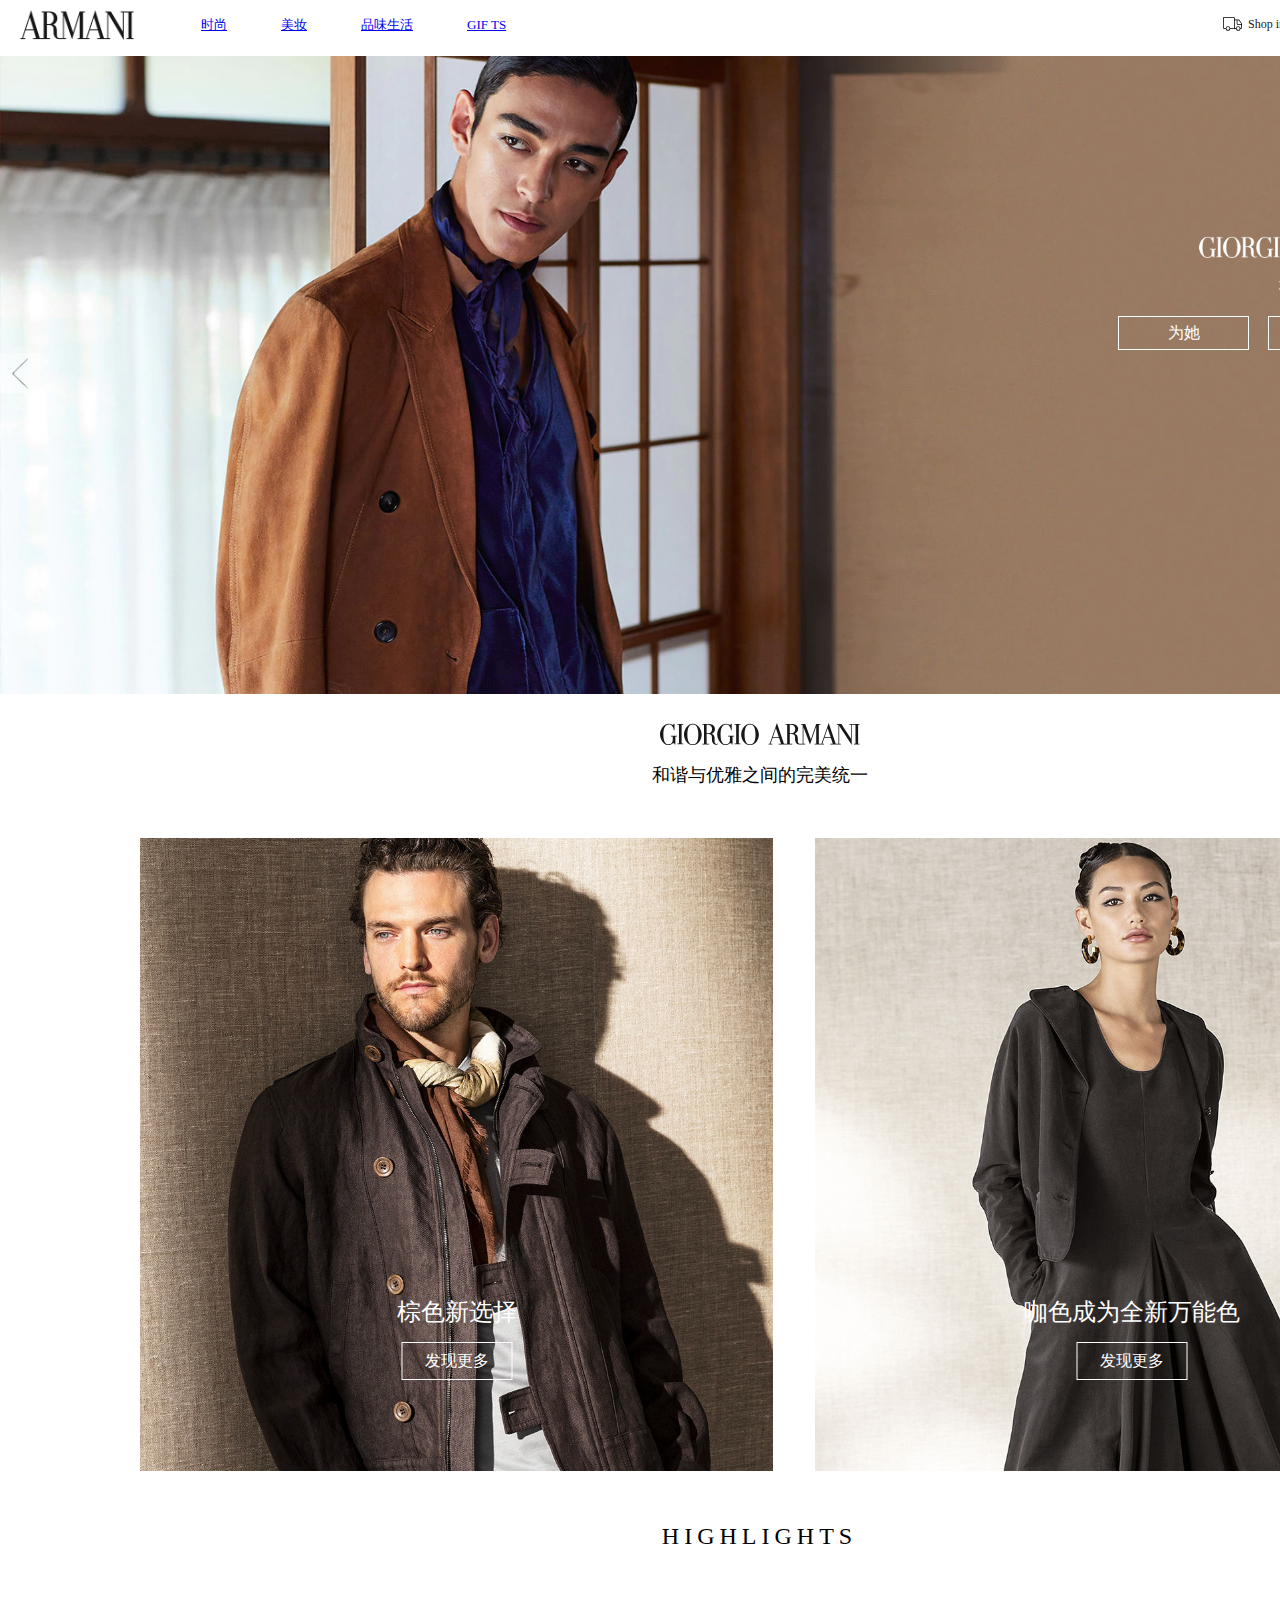
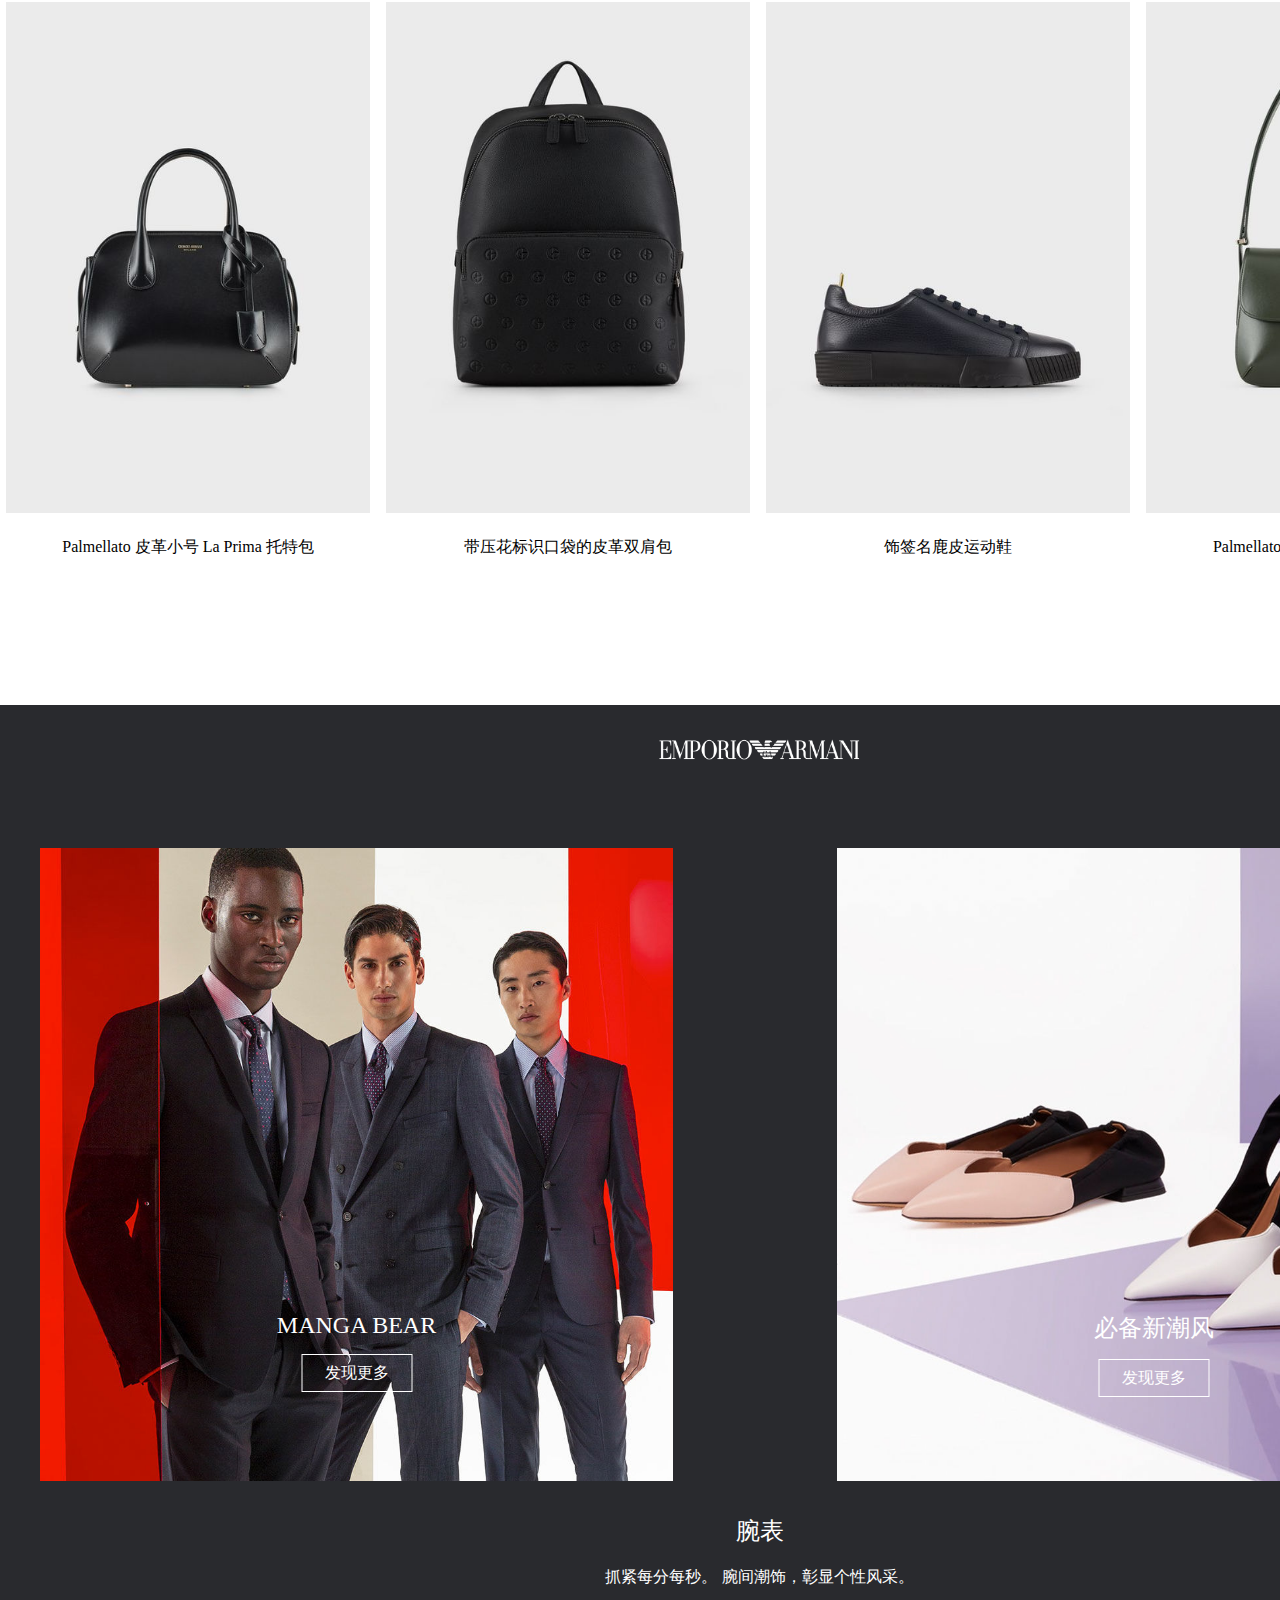
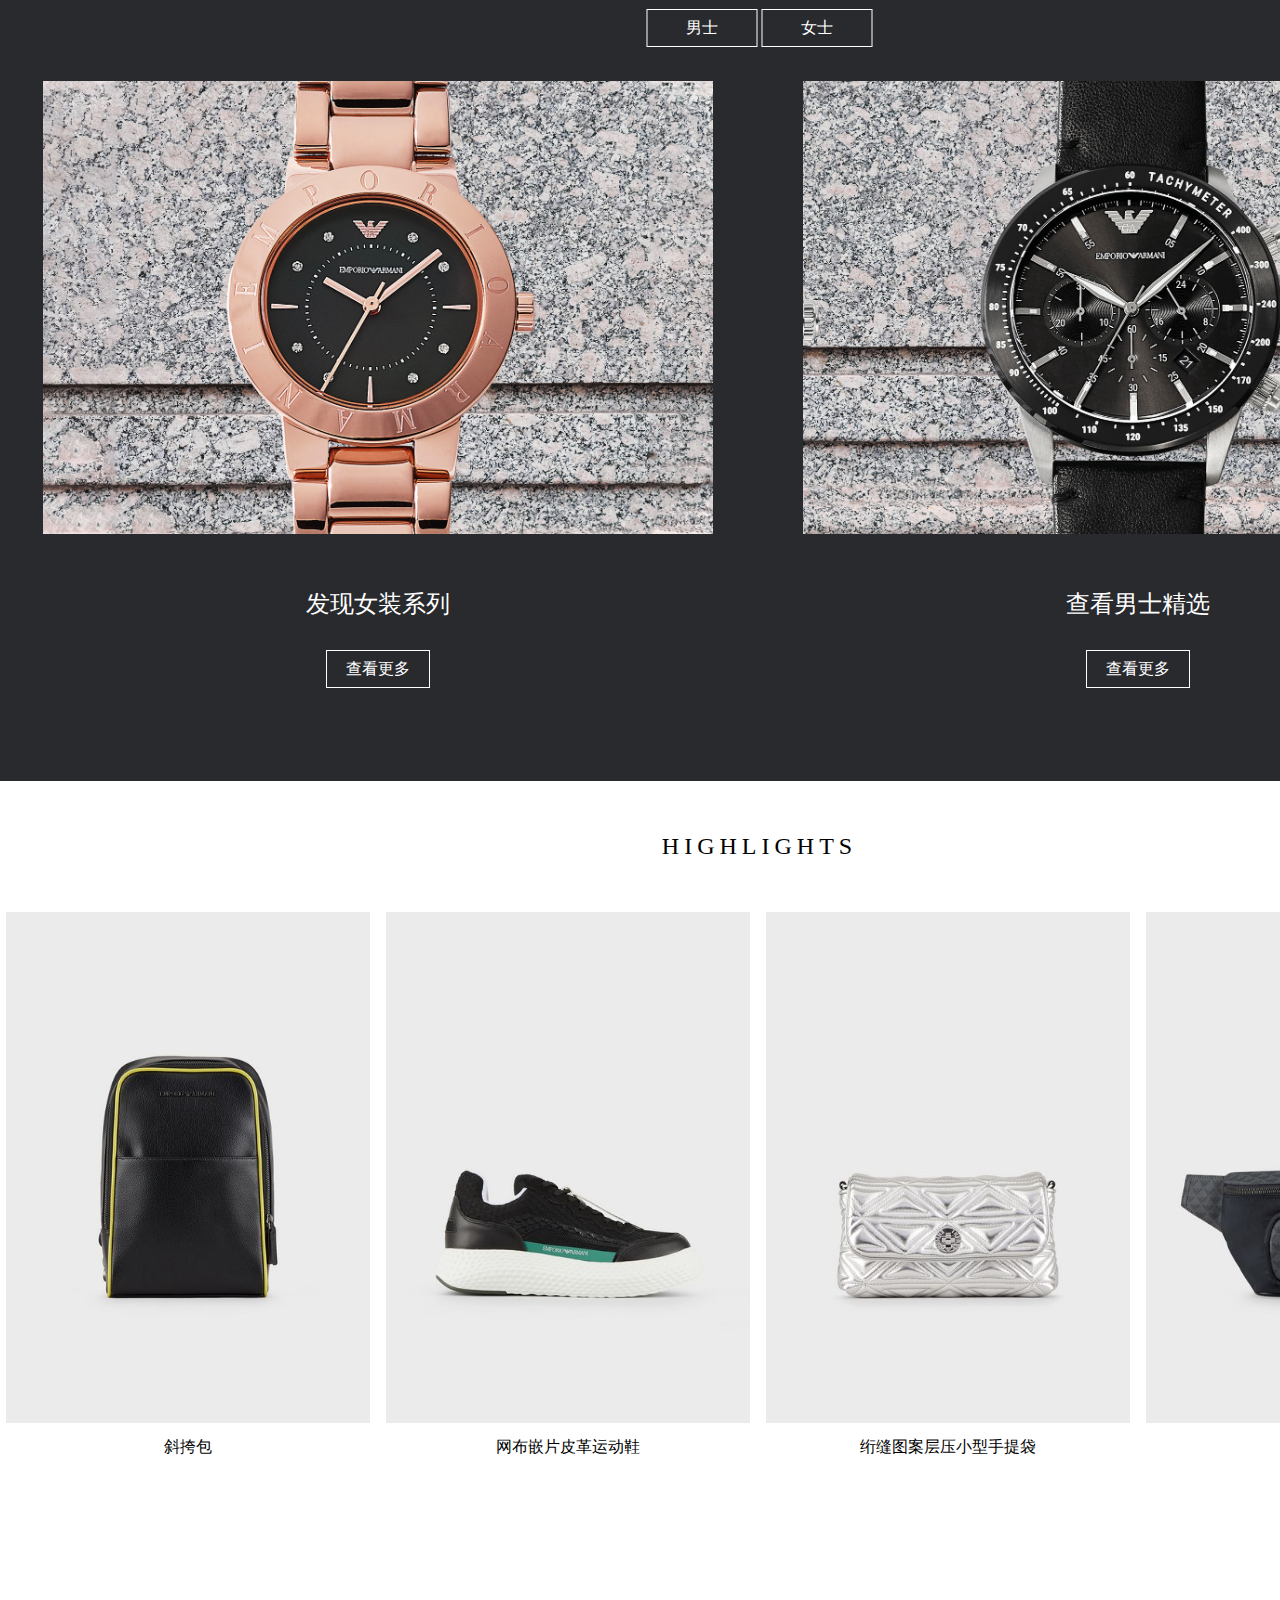
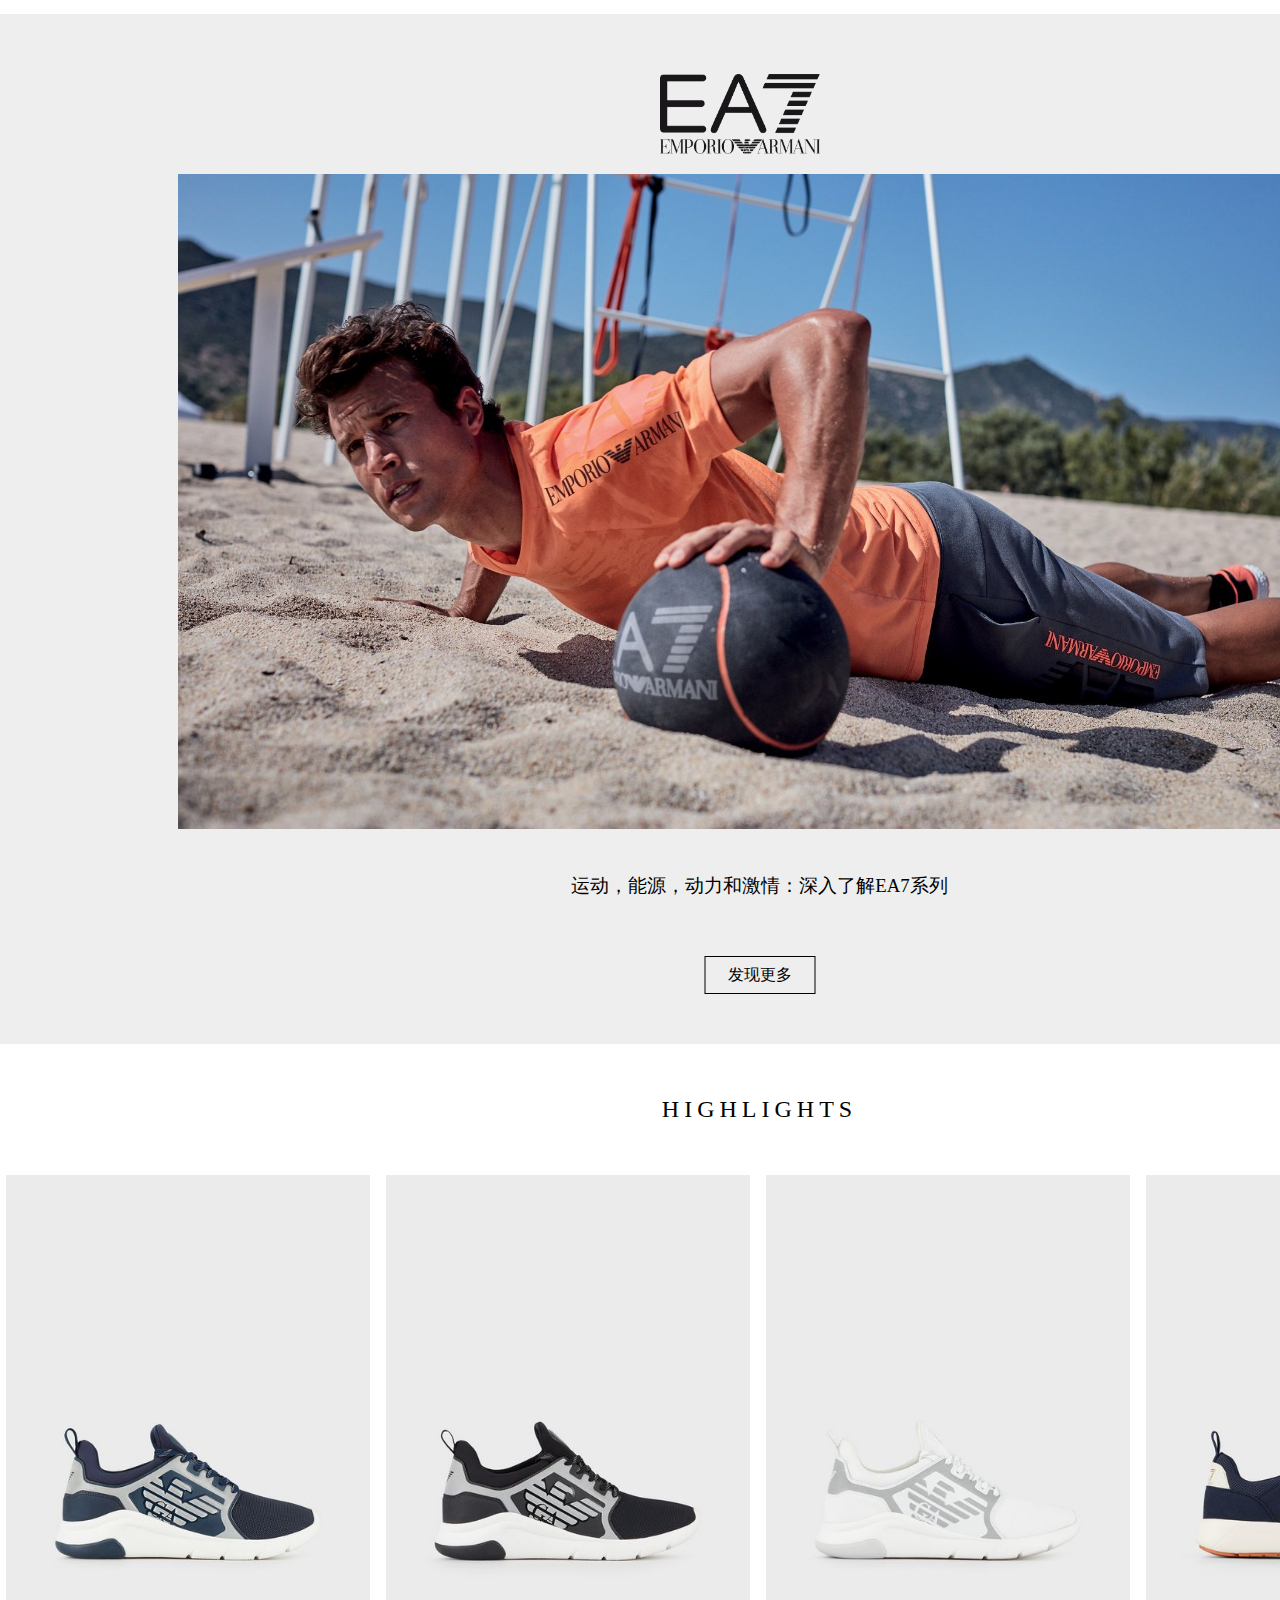
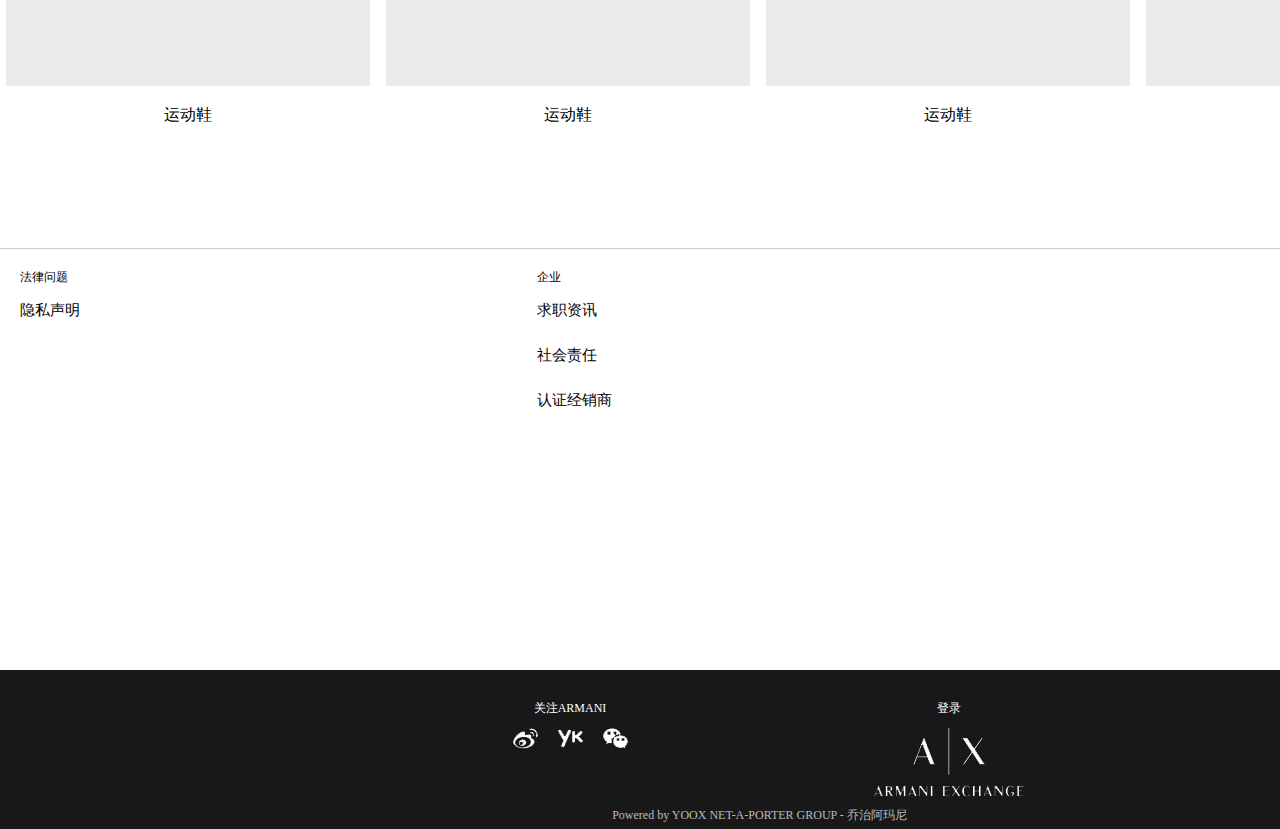
<file: html/armani.html>
<!DOCTYPE html>
<html lang="en">
<head>
    <meta charset="UTF-8">
    <meta name="viewport" content="width=device-width, initial-scale=1.0">
    <meta http-equiv="X-UA-Compatible" content="ie=edge">
    <title>阿玛尼Armani | 官方商城</title>
    <script src="../js/armani.js"></script>
    <link rel="stylesheet" href="../css/armani.css" type="text/css">
    <link rel="icon" href="../img/armani/icon.png" type="img/x-icon">
</head>
<body>
    <header>
        <div class="include_cen">

            <!-- 左边部分 -->
            <h1 class="logo"></h1>
            <div class="left">
            <p class="selceted">
                <a href="../index.html" target="_blank">时尚</a>
            </p>
            <p class="selceted">
                <a href="bosideng.html" target="_blank">美妆</a>
            </p>
            <p class="selceted">
                <a href="huawei.html" target="_blank">品味生活</a>
            </p>
            <p class="selceted red">
                <a href="mercedes.html" target="_blank">GIF TS</a>
            </p>
            </div>

            <!-- 右边部分 -->
            <div class="right">
                <div class="pic_van"></div>

                <p class="version">
                    Shop in: International version-cn
                </p>

                <div class="brower">
                </div>

                <p class="ts">
                    搜索
                </p>
            </div>
        </div>
    </header>

    <!-- 轮播图 -->
    <div class="carousel">

        <input id="visible_fist" class="activator visible_fist" name="scoll" type="radio" checked>
        <input id="visible_second" class="activator visible_second" name="scoll" type="radio">
        <input id="visible_third" class="activator visible_third" name="scoll" type="radio">
        <input id="visible_forth" class="activator visible_forth" name="scoll" type="radio">
        <input id="visible_fifth" class="activator visible_fifth" name="scoll" type="radio">
        <input id="visible_sixth" class="activator visible_sixth" name="scoll" type="radio">
        <input id="visible_seventh" class="activator visible_seventh" name="scoll" type="radio">

        <div class="include">
            <div class="content">
                <img src="../img/armani/lunbo/the_first_pics.webp" alt="阿玛尼Armani" class="fill">
                <img src="../img/armani/lunbo/forthem.png" alt="阿玛尼Armani" class="forthem forthem_forhe">
                <h2 class="heading heading_postion1">探索此系列</h2>
                <p class="bc bc_pos1_1">为她</p>
                <p class="bc bc_pos1_2">为他</p>
            </div>

            <div class="content">
                <img src="../img/armani/lunbo/the_second_pic.jpg" alt="阿玛尼Armani" class="fill">
                <img src="../img/armani/lunbo/GA_laPrima-logo-white.svg" alt="阿玛尼Armani" class="package">
                <h2 class="heading heading_postion2">一包优雅</h2>
                <p class="earth">现在全球可得</p>
                <p class="bc bc_pos2">探索更多</p>
            </div>

            <div class="content">
                <img src="../img/armani/lunbo/the_third_pic.webp" alt="阿玛尼Armani" class="fill">
                <img src="../img/armani/lunbo/emporio-armani-logo-dark.svg" alt="阿玛尼Armani" class="forthem ea">
                <h2 class="heading heading heading_postion3">探索此系列</h2>
                <p class="bcd bcd_pos1_1">为她</p>
                <p class="bcd bcd_pos1_2">为他</p>
            </div>

            <div class="content">
                <div class="repate"></div>
                <img src="../img/armani/lunbo/the_forth_pic.webp" alt="阿玛尼Armani" class="fill">
                <img src="../img/armani/lunbo/forthem.png" alt="阿玛尼Armani" class="forthem">
                <h2 class="heading heading_postion4">都市配饰</h2>
                <p class="bc bc_pos4_1">发现更多</p>
            </div>

            <div class="content">
                <img src="../img/armani/lunbo/the_fifth.jpg" alt="阿玛尼Armani" class="fill">
                <img src="../img/armani/lunbo/ea7.svg" alt="阿玛尼Armani" class="ea7">
                <h2 class="heading heading_postion5">探索此系列</h2>
                <p class="bc bc_pos5_1">为她</p>
                <p class="bc bc_pos5_2">为他</p>
            </div>

            <div class="content">
                <img src="../img/armani/lunbo/the_sixth_pic.jpg" alt="阿玛尼Armani" class="fill">
                <img src="../img/armani/lunbo/eaw.svg" alt="阿玛尼Armani" class="eaw">
                <h2 class="heading heading_postion6">探索JUNIOR系列</h2>
                <p class="bc bc_pos6_1">发现此系列</p>
            </div>

            <div class="content">
                <img src="../img/armani/lunbo/the_seven_pic.jpg" alt="阿玛尼Armani" class="fill">
                <img src="../img/armani/lunbo/forthem.png" alt="阿玛尼Armani" class="forthem">
                <h2 class="heading_postion7">GIORGIO ARMANI 高级珠宝</h2>
                <p class="oper">珍贵创意，适合各种特殊场合</p>
                <p class="bcs bc_pos7_1">探索此系列</p>
            </div>
        </div>

        <div class="controls first_controls">
            <label for="visible_seventh" class="left_controls">
            </label>
            <label for="visible_second" class="right_controls">
            </label>
        </div>

        <div class="controls second_controls">
            <label for="visible_fist" class="left_controls">
            </label>
            <label for="visible_third" class="right_controls">
            </label>
        </div>

        <div class="controls third_controls">
            <label for="visible_second" class="left_controls">
            </label>
            <label for="visible_forth" class="right_controls">
            </label>
        </div>

        <div class="controls forth_controls">
            <label for="visible_third" class="left_controls">
            </label>
            <label for="visible_fifth" class="right_controls">
            </label>
        </div>

        <div class="controls fifth_controls">
            <label for="visible_forth" class="left_controls">
            </label>
            <label for="visible_sixth" class="right_controls">
            </label>
        </div>

        <div class="controls sixth_controls">
            <label for="visible_fifth" class="left_controls">
            </label>
            <label for="visible_seventh" class="right_controls">
            </label>
        </div>

        <div class="controls seventh_controls">
            <label for="visible_sixth" class="left_controls">
            </label>
            <label for="visible_fist" class="right_controls">
            </label>
        </div>
    </div>

    <!-- 和谐优雅 -->
    <div class="peac">
        <div class="text">
            <div class="text_pho">
                <img src="../img/armani/peac/giorgio-armani-logo-dark.svg" alt="">
            </div>

            <h2 class="text_heading">
                和谐与优雅之间的完美统一
            </h2>
        </div>
    </div>

    <div class="rel">
        <div class="slot slot_l">
            <div class="rel_text">
                <h2 class="slot_heading">
                    棕色新选择
                </h2>

                <p class="so">
                    发现更多
                </p>
            </div>
        </div>

        <div class="slot slot_r">
            <div class="rel_text">
                <h2 class="slot_heading">
                    咖色成为全新万能色
                </h2>

                <p class="so">
                    发现更多
                </p>
            </div>
        </div>
    </div>

    <!-- 标题 -->
    <div class="high">
        <h2 class="high_heading">
            HIGHLIGHTS
        </h2>
    </div>

    <!-- 鞋和包 -->
    <div class="primary">
        <div class="wrapper">
            <img src="../img/armani/primary/wrap1_1.jpg" alt="" class="wsv whp">
            <img src="../img/armani/primary/wrap1_2.jpg" alt="" class="wsd whp">
            <p class="text_title">
                Palmellato 皮革小号 La Prima 托特包
            </p>
        </div>
        <div class="wrapper">
            <img src="../img/armani/primary/wrap2_1.jpg" alt="" class="wsv whp">
            <img src="../img/armani/primary/wrap2_2.jpg" alt="" class="wsd whp">
            <p class="text_title">
                带压花标识口袋的皮革双肩包
            </p>
        </div>
        <div class="wrapper">
            <img src="../img/armani/primary/wrap3_1.jpg" alt="" class="wsv whp">
            <img src="../img/armani/primary/wrap3_2.jpg" alt="" class="wsd whp">
            <p class="text_title">
                饰签名鹿皮运动鞋
            </p>
        </div>
        <div class="wrapper">
            <img src="../img/armani/primary/wrap4_1.jpg" alt="" class="wsv whp">
            <img src="../img/armani/primary/wrap4_2.jpg" alt="" class="wsd whp">
            <p class="text_title">
                Palmellato 皮革大号 la Prima 包袋
            </p>
        </div>
    </div>

    <!-- 当代和时尚的精神，彰显每个人的个性 -->
    <div class="module">
        <div class="overlay">
            <img src="../img/armani/module/emporio-armani-logo-light.png" alt="" class="logo">
            <h3 class="heading_module"></h3>
        </div>
    </div>

    <!-- 发现更多 -->
    <div class="rewap">
        <div class="rea_left rea">
            <img src="../img/armani/rewap/rea_left.jpg" alt="" class="rea_pho">
            <div class="rewap_text">
                <h2 class="heading_rea">
                    MANGA BEAR
                </h2>

                <p class="rell">
                    发现更多
                </p>
            </div>
        </div>

        <div class="rea_right rea">
            <img src="../img/armani/rewap/rea_right.jpg" alt="" class="rea_pho">
            <div class="rewap_text">
                <h2 class="heading_rea">
                    必备新潮风
                </h2>

                <p class="rell">
                    发现更多
                </p>
            </div>
        </div>
    </div>

    <!-- 表 -->
    <div class="ps_theme">
        <div class="overly_defalt">
            <h2 class="heading_overly">
                腕表
            </h2>

            <p class="bctent">
                抓紧每分每秒。 腕间潮饰，彰显个性风采。
            </p>

            <div class="text_bottom">
                <p class="cta">男士</p>
                <p class="cta">女士</p>
            </div>
        </div>
    </div>

    <div class="tsressal">
        <div class="lazy">
            <img src="../img/armani/tsressal/Emporio_Armani_W.jpg" alt="" class="lazy_pic">
            <h2 class="text_heading">
                发现女装系列
            </h2>
            <p class="layz_text">
                查看更多
            </p>
        </div>
        <div class="lazy">
            <img src="../img/armani/tsressal/Emporio_Armani_M.jpg" alt="" class="lazy_pic">
            <h2 class="text_heading">
                查看男士精选
            </h2>
            <p class="layz_text">
                查看更多
            </p>
        </div>
    </div>

    <div class="high">
        <h2 class="high_heading">
            HIGHLIGHTS
        </h2>
    </div>

    <!-- 鞋和包 -->
    <div class="slick_loading">
        <div class="origin_data">
            <img src="../img/slick_loading/true_1.jpg" alt="" class="true trno">
            <img src="../img/slick_loading/noscr_1.jpg" alt="" class="noscr trno">
        </div>
        <div class="origin_data">
            <img src="../img/slick_loading/true_2.jpg" alt="" class="true trno">
            <img src="../img/slick_loading/noscr_2.jpg" alt="" class="noscr trno">
        </div>
        <div class="origin_data">
            <img src="../img/slick_loading/true_3.jpg" alt="" class="true trno">
            <img src="../img/slick_loading/noscr_3.jpg" alt="" class="noscr trno">
        </div>
        <div class="origin_data">
            <img src="../img/slick_loading/true_4.jpg" alt="" class="true trno">
            <img src="../img/slick_loading/noscr_4.jpg" alt="" class="noscr trno">
        </div>

        <p class="data_text">斜挎包</p>
        <p class="data_text">网布嵌片皮革运动鞋</p>
        <p class="data_text">绗缝图案层压小型手提袋</p>
        <p class="data_text">Belt Bags</p>
    </div>

    <!-- ea7 -->
    <div class="reawps">
        <div class="logo_conter">
            <img src="../img/armani/reawps/EA7_Black.png" alt="" class="logo">
        </div>

        <div class="sport_pics">
            <img src="../img/armani/reawps/EA7-M-02.jpg" alt="" class="sport">
        </div>

        <h3 class="heading_bottom">
            运动，能源，动力和激情：深入了解EA7系列
        </h3>

        <p class="cta">
            发现更多
        </p>
    </div>

    <div class="high">
        <h2 class="high_heading">
            HIGHLIGHTS
        </h2>
    </div>

    <!-- 鞋 -->
    <div class="article">
        <div class="aria">
            <img src="../img/armani/article/totrue_1.jpg" alt="" class="hige totrue">
            <img src="../img/armani/article/tosa_1.jpg" alt="" class="hige tosa">
        </div>

        <div class="aria">
            <img src="../img/armani/article/totrue_2.jpg" alt="" class="hige totrue">
            <img src="../img/armani/article/tosa_2.jpg" alt="" class="hige tosa">
        </div>

        <div class="aria">
            <img src="../img/armani/article/totrue_3.jpg" alt="" class="hige totrue">
            <img src="../img/armani/article/tosa_3.jpg" alt="" class="hige tosa">
        </div>

        <div class="aria">
            <img src="../img/armani/article/totrue_4.jpg" alt="" class="hige totrue">
            <img src="../img/armani/article/tosa_4.jpg" alt="" class="hige tosa">
        </div>

        <p class="item_text">运动鞋</p>
        <p class="item_text">运动鞋</p>
        <p class="item_text">运动鞋</p>
        <p class="item_text">运动鞋</p>
    </div>

    <div class="container">
        <div class="accordion">
            <div class="tab">
                <h3 class="title">法律问题</h3>
                <p class="text">隐私声明</p>
            </div>
            <div class="tab">
                <h3 class="title">企业</h3>
                <p class="text">求职资讯</p>
                <p class="text">社会责任</p>
                <p class="text">认证经销商</p>
            </div>
        </div>

        
    </div>

    <footer>
        <div class="social_armani">
            <p class="heading">
                关注ARMANI
            </p>

            <div class="icon">
                <img src="../img/armani/footer/icon.png" alt="" class="icon_pic">
            </div>
        </div>

        <div class="social_follow">
            <p class="heading btn">
                登录
            </p>

            <div class="ax">
                <img src="../img/armani/footer/ax.png" alt="" class="ax_pic">
            </div>
        </div>

        <p class="footer_bottom">
            Powered by YOOX NET-A-PORTER GROUP - 乔治阿玛尼
        </p>
    </footer>

    <div class="black_bcg">
        <div class="login">
            <h1 class="title">登录</h1>
            <h1 class="special">X</h1>
            <form action="">
                
                <input placeholder="手机号" value="" type="tel" class="useName con">
                <p class="tel login_con">! 请输入11位手机号</p>
                <p class="tel_blank">× 手机号不能为空</p>
                <p class="tel_number">× 请输入11位数字</p>
                <p class="tel_right">√ 输入正确</p>
                
                <input placeholder="密码" value="" type="password" class="paw con">
                <p class="pwe_login pwe_con">! 请输入6-12位由数字字母组成的密码</p>
                <p class="pwe_blank pwe_con">× 密码号不能为空</p>
                <p class="pwe_number pwe_con">× 密码格式不正确</p>
                <p class="pwe_right pwe_con">√ 输入正确</p>
                <img src="../img/armani/footer/close.png" alt="" class="eye">

                <input placeholder="验证码" value="" type="text" class="iden_code con">
                <p class="iden_login iden_con">! 请输入验证码</p>
                <p class="iden_blank iden_con">× 验证码不能为空</p>
                <p class="iden_number iden_con">× 验证码输入错误</p>
                <p class="iden_right iden_con">√ 输入正确</p>

                <input class="button_text" type="button" value="获取验证码">
                <button type=>提交</button>
            </form>
        </div>
    </div>

</body>
</html>
</file>
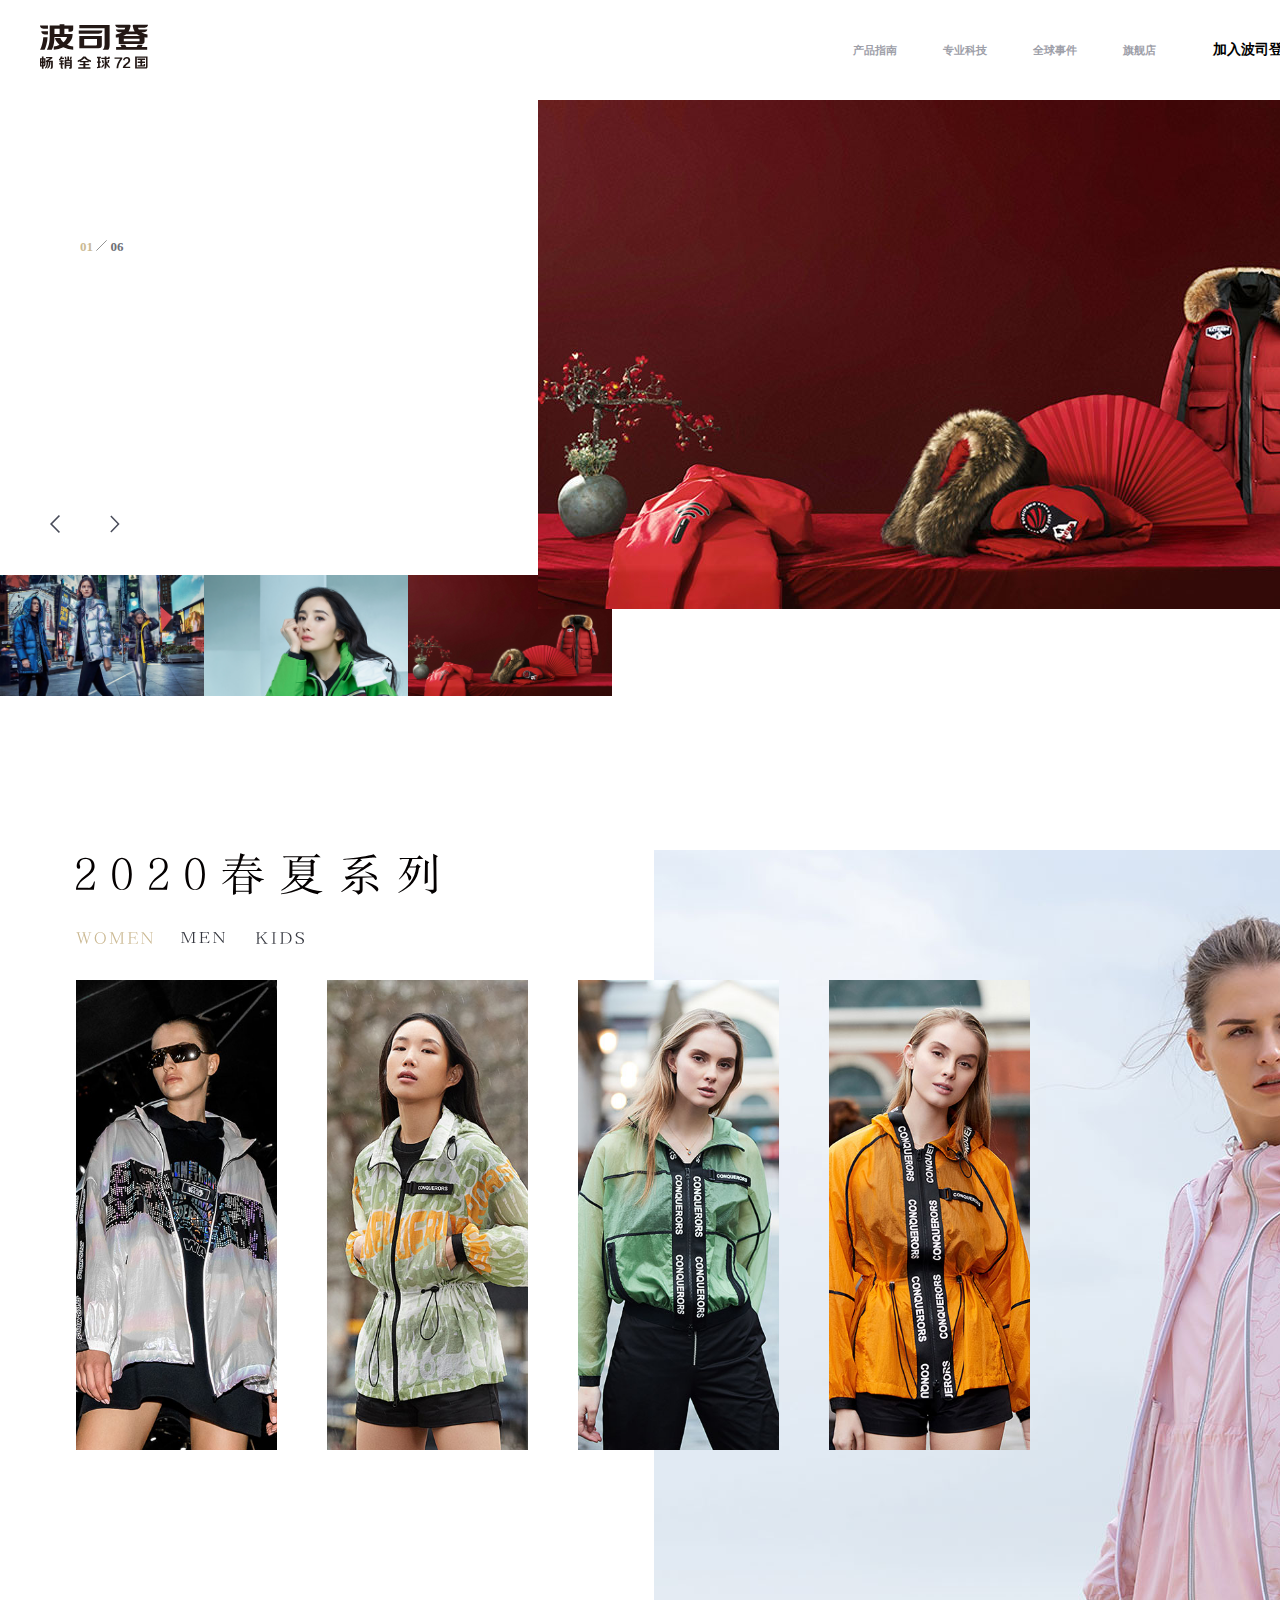
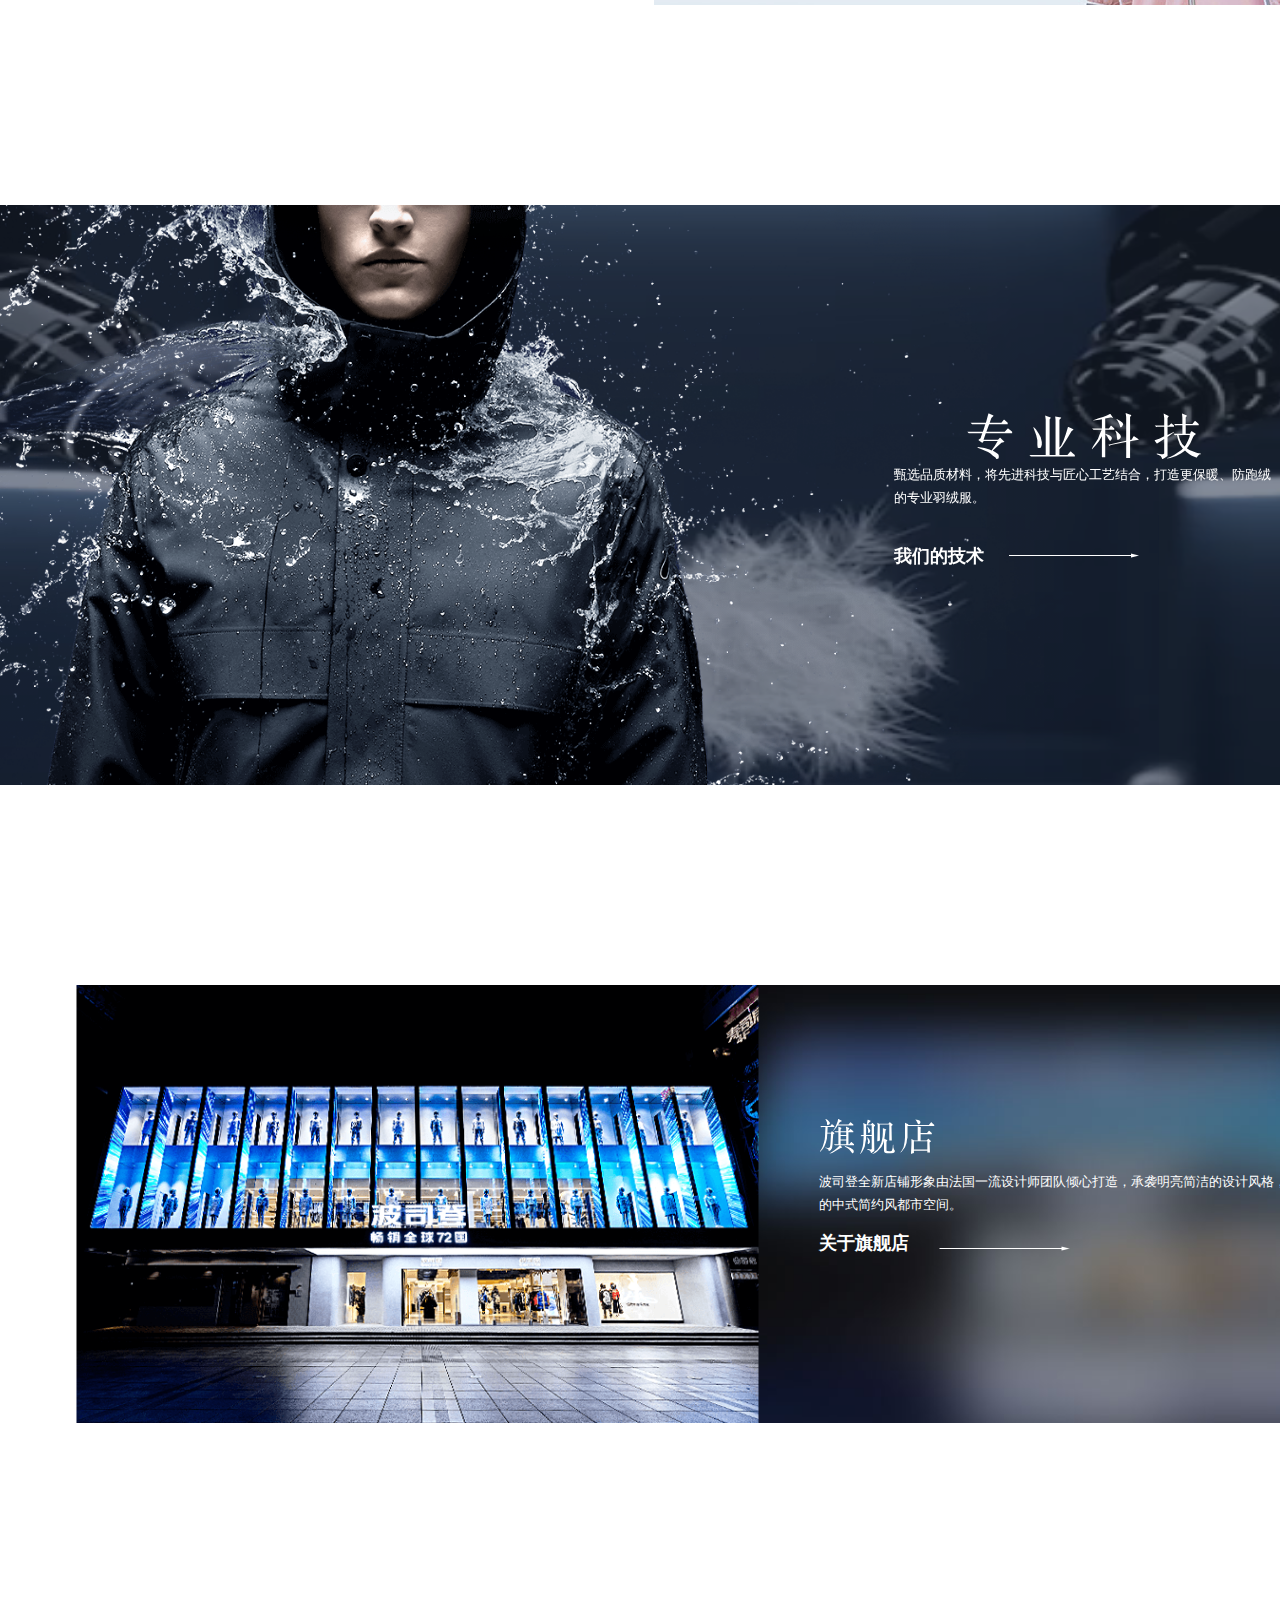
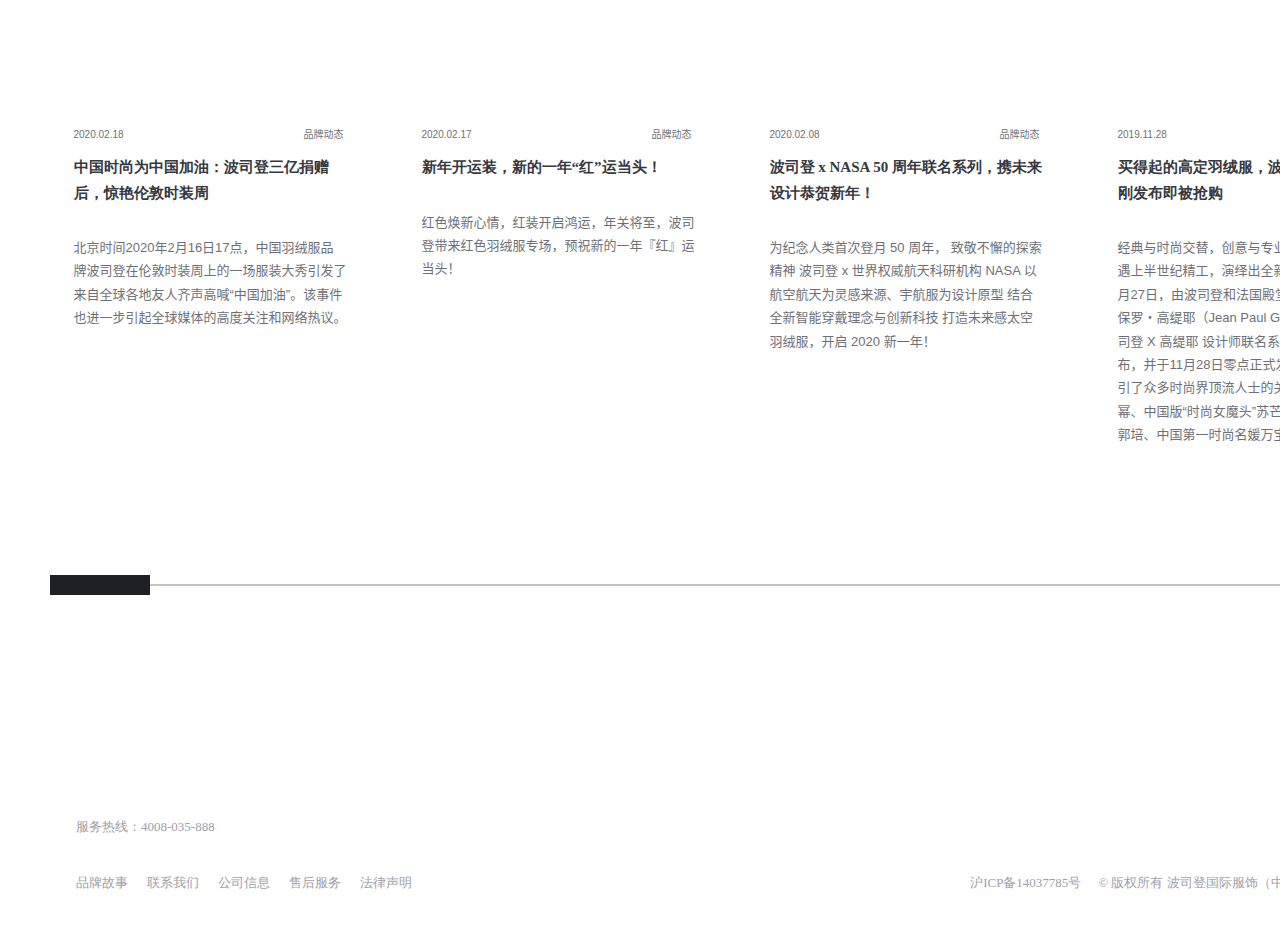
<file: html/bosideng.html>
<!DOCTYPE html>
<html lang="en">
<head>
    <meta charset="UTF-8">
    <meta name="viewport" content="width=device-width, initial-scale=1.0">
    <meta http-equiv="X-UA-Compatible" content="ie=edge">
    <title>波司登羽绒服</title>
    <script src="../js/bosideng.js"></script>
    <link rel="icon" href="../img/bosedeng/footer/shangbiao.jpg" type="image/x-icon">
    <link rel="stylesheet" type="text/css" href="../css/bosideng.css">
</head>
<body>
    <div class="header">
        <div class="logo">
            <a href="#">
                <img src="../img/bosedeng/logo/logo.svg" alt="">
            </a>
        </div>

        <div class="nav">
            <div class="box">
                <div class="li">
                    <p>
                        <a href="../index.html" target="_blank">产品指南</a>
                    </p>
                    <div class="menu">
                        <ul>
                            <li class="item"><a href="#">女装</a></li>
                            <li class="item"><a href="#">男装</a></li>
                            <li class="item"><a href="#">童装</a></li>
                            <li class="item"><a href="#">登封系列</a></li>
                        </ul>
                    </div>
                </div>
                <div class="li">
                    <p>
                        <a href="armani.html" target="_blank">专业科技</a>
                    </p>
                </div>
                <div class="li">
                    <p>
                        <a href="huawei.html" target="_blank">全球事件</a>
                    </p>
                </div>
                <div class="li">
                    <p>
                        <a href="mercedes.html" target="_blank">旗舰店</a>
                    </p>
                </div>
                <div class="li">
                    <p>加入波司登</p>
                </div>
                <div class="li">
                    <p id="ab"><a class="c" href="#">中文</a> | <a class="e" href="#"> ENGLISH</a></p>
                </div>
            </div>

            <div class="serach">
            </div>
        </div>
    </div>

    <!-- 轮播图 -->
    <div class="lunbo">
        <div class="home">
            <div class="num">
                <ul>
                    <li><p><span>01</span> <img src="../img/bosedeng/lubo/icon-xie.svg" alt=""> 06</p></li>
                    <li><p><span>02</span> <img src="../img/bosedeng/lubo/icon-xie.svg" alt=""> 06</p></li>
                    <li><p><span>03</span> <img src="../img/bosedeng/lubo/icon-xie.svg" alt=""> 06</p></li>
                    <li><p><span>04</span> <img src="../img/bosedeng/lubo/icon-xie.svg" alt=""> 06</p></li>
                    <li><p><span>05</span> <img src="../img/bosedeng/lubo/icon-xie.svg" alt=""> 06</p></li>
                    <li><p><span>06</span> <img src="../img/bosedeng/lubo/icon-xie.svg" alt=""> 06</p></li>
                </ul>
            </div>

            <div class="pics">
                <section>
                    <img class="a" src="../img/bosedeng/lubo/006.png" alt="">
                    <img class="b" src="../img/bosedeng/lubo/5.jpg" alt="">
                    <img class="c" src="../img/bosedeng/lubo/4.jpg" alt="">
                    <img class="d" src="../img/bosedeng/lubo/3.jpg" alt="">
                    <img class="e" src="../img/bosedeng/lubo/2.jpg" alt="">
                    <img class="f" src="../img/bosedeng/lubo/1.jpg" alt="">
                </section>
            </div>

            <div class="introduce">
                <a id="app" href="#" class="a1">即可浏览</a>
                <a id="app" href="#" class="a2">即可浏览 </a>
                <a id="app" href="#" class="a3">即可浏览女装新品</a>
                <a id="app" href="#" class="a4">即可浏览男装新品</a>
                <a id="app" href="#" class="a5">观看视频 </a>
                <a id="app" href="#" class="a6">观看品牌视频 </a>
            </div>
        </div>

        <div class="kv">
            <div class="kv-run">
                <div class="one" id="kkid">
                    <img src="../img/bosedeng/lubo/kv_image_6_thumb.jpg" alt="">
                </div>
    
                <div class="two" id="kkid">
                    <img src="../img/bosedeng/lubo/kv_image_5_thumb.jpg" alt="">
                </div>
    
                <div class="three" id="kkid">
                    <img src="../img/bosedeng/lubo/kv_image_1_thumb.jpg" alt="">
                </div>
    
                <div class="four" id="kkid">
                    <img src="../img/bosedeng/lubo/kv_image_2_thumb.jpg" alt="">
                </div>
    
                <div class="five" id="kkid">
                    <img src="../img/bosedeng/lubo/kv_image_7_thumb.jpg" alt="">
                </div>
    
                <div class="six" id="kkid">
                    <img src="../img/bosedeng/lubo/kv_image_4_thumb.jpg" alt="">
                </div>
            </div>
        </div>

        <div class="the_last">
            <input class="the_last_activaor" name="activaor" checked type="radio" id="last_one">
            <input class="the_last_activaor" name="activaor" type="radio" id="last_two">
            <input class="the_last_activaor" name="activaor" type="radio" id="last_three">
            <input class="the_last_activaor" name="activaor" type="radio" id="last_four">
            <input class="the_last_activaor" name="activaor" type="radio" id="last_five">
            <input class="the_last_activaor" name="activaor" type="radio" id="last_six">
            <div class="the_last_control">
                <label class="the_last_controls" for="last_six">
                    <img src="../img/bosedeng/lubo/allow-left.png" alt="">
                </label>
                <label class="the_last_controls" for="last_two">
                    <img src="../img/bosedeng/lubo/allow-right.png" alt="">
                </label>
            </div>

            <div class="the_last_control">
                <label class="the_last_controls" for="last_one">
                    <img src="../img/bosedeng/lubo/allow-left.png" alt="">
                </label>
                <label class="the_last_controls" for="last_three">
                    <img src="../img/bosedeng/lubo/allow-right.png" alt="">
                </label>
            </div>

            <div class="the_last_control">
                <label class="the_last_controls" for="last_two">
                    <img src="../img/bosedeng/lubo/allow-left.png" alt="">
                </label>
                <label class="the_last_controls" for="last_four">
                    <img src="../img/bosedeng/lubo/allow-right.png" alt="">
                </label>
            </div>

            <div class="the_last_control">
                <label class="the_last_controls" for="last_three">
                    <img src="../img/bosedeng/lubo/allow-left.png" alt="">
                </label>
                <label class="the_last_controls" for="last_five">
                    <img src="../img/bosedeng/lubo/allow-right.png" alt="">
                </label>
            </div>

            <div class="the_last_control">
                <label class="the_last_controls" for="last_four">
                    <img src="../img/bosedeng/lubo/allow-left.png" alt="">
                </label>
                <label class="the_last_controls" for="last_six">
                    <img src="../img/bosedeng/lubo/allow-right.png" alt="">
                </label>
            </div>

            <div class="the_last_control">
                <label class="the_last_controls" for="last_five">
                    <img src="../img/bosedeng/lubo/allow-left.png" alt="">
                </label>
                <label class="the_last_controls" for="last_one">
                    <img src="../img/bosedeng/lubo/allow-right.png" alt="">
                </label>
            </div>

            <ul class="track">
                <li class="slide">
                    <img src="../img/bosedeng/lubo/kv_image_1_thumb.jpg" alt="">
                    <img src="../img/bosedeng/lubo/kv_image_5_thumb.jpg" alt="">
                    <img src="../img/bosedeng/lubo/kv_image_6_thumb.jpg" alt="">
                </li>
                <li class="slide">
                    <img src="../img/bosedeng/lubo/kv_image_2_thumb.jpg" alt="">
                    <img src="../img/bosedeng/lubo/kv_image_1_thumb.jpg" alt="">
                    <img src="../img/bosedeng/lubo/kv_image_5_thumb.jpg" alt="">
                </li>
                <li class="slide">
                    <img src="../img/bosedeng/lubo/kv_image_7_thumb.jpg" alt="">
                    <img src="../img/bosedeng/lubo/kv_image_2_thumb.jpg" alt="">
                    <img src="../img/bosedeng/lubo/kv_image_1_thumb.jpg" alt="">
                </li>
                <li class="slide">
                    <img src="../img/bosedeng/lubo/kv_image_4_thumb.jpg" alt="">
                    <img src="../img/bosedeng/lubo/kv_image_7_thumb.jpg" alt="">
                    <img src="../img/bosedeng/lubo/kv_image_2_thumb.jpg" alt="">
                </li>
                <li class="slide">
                    <img src="../img/bosedeng/lubo/kv_image_6_thumb.jpg" alt="">
                    <img src="../img/bosedeng/lubo/kv_image_4_thumb.jpg" alt="">
                    <img src="../img/bosedeng/lubo/kv_image_7_thumb.jpg" alt="">
                </li>
                <li class="slide">
                    <img src="../img/bosedeng/lubo/kv_image_5_thumb.jpg" alt="">
                    <img src="../img/bosedeng/lubo/kv_image_6_thumb.jpg" alt="">
                    <img src="../img/bosedeng/lubo/kv_image_4_thumb.jpg" alt="">
                </li>
            </ul>
        </div>
    </div>

    <!-- 2019冬季系列 -->
    <div class="winter">
        <div class="winter_content">
            <div class="title">
                <img src="../img/bosedeng/winter/top_product_title_image.svg" alt="">
            </div>

            <div class="product_title">
                <img src="../img/bosedeng/winter/women/y_women_series.svg" alt="">
                <img src="../img/bosedeng/winter/men/men_series.svg" alt="">
                <img src="../img/bosedeng/winter/kids/kids_series.svg" alt="">
            </div>

            <div class="beautiful">
                <div class="beautiful_girl girl_01 girls">
                    <img src="../img/bosedeng/winter/women/women01.jpg" alt="">
                </div>

                <div class="beautiful_girl girl_02 girls">
                    <img src="../img/bosedeng/winter/women/women02.jpg" alt="">
                </div>

                <div class="beautiful_girl girl_03 girls">
                    <img src="../img/bosedeng/winter/women/women03.jpg" alt="">
                </div>

                <div class="beautiful_girl girl_04 girls">
                    <img src="../img/bosedeng/winter/women/women04.jpg" alt="">
                </div>

                <div class="beautiful_girl boy_01 boys">
                    <img src="../img/bosedeng/winter/men/men01.jpg" alt="">
                </div>

                <div class="beautiful_girl boy_02 boys">
                    <img src="../img/bosedeng/winter/men/men02.jpg" alt="">
                </div>

                <div class="beautiful_girl boy_03 boys">
                    <img src="../img/bosedeng/winter/men/men03.jpg" alt="">
                </div>

                <div class="beautiful_girl boy_04 boys">
                    <img src="../img/bosedeng/winter/men/men04.jpg" alt="">
                </div>

                <div class="beautiful_girl kid_01 kids">
                    <img src="../img/bosedeng/winter/kids/kids01.jpg" alt="">
                </div>

                <div class="beautiful_girl kid_02 kids">
                    <img src="../img/bosedeng/winter/kids/kids02.jpg" alt="">
                </div>

                <div class="beautiful_girl kid_03 kids">
                    <img src="../img/bosedeng/winter/kids/kids03.jpg" alt="">
                </div>

                <div class="beautiful_girl kid_04 kids">
                    <img src="../img/bosedeng/winter/kids/kids04.jpg" alt="">
                </div>
            </div>

            <div class="the_girl">
                <img src="../img/bosedeng/winter/women/women_large.jpg" alt="">
            </div>

        </div>
    </div>

    <!-- 专业科技 -->
    <div class="technology">
        <video src="../img/bosedeng/technology/BG_movie_PC.mp4" autoplay loop muted></video>
        <div class="phos">
            <img class="phos1" src="../img/bosedeng/technology/tech_kvimg.png" alt="">
        </div>

        <div class="text1">
            <div class="phos2">
                <img src="../img/bosedeng/technology/kv-text.svg" alt="">
            </div>

            <p class="text1_1">甄选品质材料，将先进科技与匠心工艺结合，打造更保暖、防跑绒的专业羽绒服。 </p>
            
            <p class="text1_2">我们的技术</p>
            
            <div class="phos3">
                <img src="../img/bosedeng/lubo/more-w.png" alt="" class="phos3_1">
                <img src="../img/bosedeng/lubo/more-y.png" alt="" class="phos3_2">
            </div>
        </div>
    </div>

    <!-- 旗舰店 -->
    <div class="store">
        <div class="store_center">
            <img class="store_center_left" src="../img/bosedeng/store/shop-img.png" alt="">
            <img class="store_center_right" src="../img/bosedeng/store/shop-bg.jpg" alt="">

            <div class="text2">
                <h2>
                    <img src="../img/bosedeng/store/shop-text.svg" alt="">
                </h2>

                <p class="text2_1">波司登全新店铺形象由法国一流设计师团队倾心打造，承袭明亮简洁的设计风格，打造出温暖舒适的中式简约风都市空间。</p>

                <p class="text2_2">关于旗舰店</p>

                <div class="phos4">
                    <img src="../img/bosedeng/lubo/more-w.png" alt="" class="phos4_1">
                    <img src="../img/bosedeng/lubo/more-y.png" alt="" class="phos4_2">
                </div>
            </div>
        </div>
    </div>

    <!-- 品牌动态 -->
    <div class="bot">
        <ul class="move">
            <li>
                <div class="sign">
                    <img src="../img/bosedeng/bot/51.jpg" alt="">
                </div>

                <div class="text3" id="text3">
                    <div class="text_center">
                        <div class="title">
                            <p class="left" id="text3_1">2020.02.18</p>
                            <p class="right" id="text3_1">品牌动态</p>
                        </div>

                        <p class="text3_1" id="text3_1">
                            中国时尚为中国加油：波司登三亿捐赠后，惊艳伦敦时装周
                        </p>

                        <p class="text3_2" id="text3_1">
                            北京时间2020年2月16日17点，中国羽绒服品牌波司登在伦敦时装周上的一场服装大秀引发了来自全球各地友人齐声高喊“中国加油”。该事件也进一步引起全球媒体的高度关注和网络热议。
                        </p>
                    </div>
                </div>
            </li>

            <li>
                <div class="sign">
                    <img src="../img/bosedeng/bot/50.jpg" alt="">
                </div>

                <div class="text3" id="text3">
                    <div class="text_center">
                        <div class="title">
                            <p class="left" id="text3_1">2020.02.17</p>
                            <p class="right" id="text3_1">品牌动态</p>
                        </div>

                        <p class="text3_1" id="text3_1">
                            新年开运装，新的一年“红”运当头！
                        </p>

                        <p class="text3_2" id="text3_1">
                            红色焕新心情，红装开启鸿运，年关将至，波司登带来红色羽绒服专场，预祝新的一年『红』运当头！
                        </p>
                    </div>
                </div>
            </li>

            <li>
                <div class="sign">
                    <img src="../img/bosedeng/bot/49.jpg" alt="" id="small_pics1">
                </div>

                <div class="text3" id="text3">
                    <div class="text_center">
                        <div class="title">
                            <p class="left" id="text3_1">2020.02.08</p>
                            <p class="right" id="text3_1">品牌动态</p>
                        </div>

                        <p class="text3_1" id="text3_1">
                            波司登 x NASA 50 周年联名系列，携未来设计恭贺新年！
                        </p>

                        <p class="text3_2" id="text3_1">
                            为纪念人类首次登月 50 周年，

                            致敬不懈的探索精神

                            波司登 x 世界权威航天科研机构 NASA

                            以航空航天为灵感来源、宇航服为设计原型

                            结合全新智能穿戴理念与创新科技

                            打造未来感太空羽绒服，开启 2020 新一年！
                        </p>
                    </div>
                </div>
            </li>

            <li>
                <div class="sign">
                    <img src="../img/bosedeng/bot/48.jpg" alt="">
                </div>

                <div class="text3" id="text3">
                    <div class="text_center">
                        <div class="title">
                            <p class="left" id="text3_1">2019.11.28</p>
                            <p class="right" id="text3_1">品牌动态</p>
                        </div>

                        <p class="text3_1" id="text3_1">
                            买得起的高定羽绒服，波司登高缇耶联名刚发布即被抢购
                        </p>

                        <p class="text3_2" id="text3_1">
                            经典与时尚交替，创意与专业并存，当高定设计遇上半世纪精工，演绎出全新羽绒服美学。11月27日，由波司登和法国殿堂级设计大师让・保罗・高缇耶（Jean Paul Gaultier）合作的“波司登 X 高缇耶 设计师联名系列”羽绒服正式发布，并于11月28日零点正式发售。 
此次联名吸引了众多时尚界顶流人士的关注，李宇春、杨幂、中国版“时尚女魔头”苏芒、中国高定第一人郭培、中国第一时尚名媛万宝...
                        </p>
                    </div>
                </div>
            </li>

            <li>
                <div class="sign">
                    <img src="../img/bosedeng/bot/47.jpg" alt="">
                </div>

                <div class="text3" id="text3">
                    <div class="text_center">
                        <div class="title">
                            <p class="left" id="text3_1">2019.11.22</p>
                            <p class="right" id="text3_1">品牌动态</p>
                        </div>

                        <p class="text3_1" id="text3_1">
                            联名爱马仕黄金时代缔造者高缇耶，波司登新品即将发布
                        </p>

                        <p class="text3_2" id="text3_1">
                            11月22日，波司登正式宣布与法国殿堂级设计大师让・保罗・高缇耶（Jean Paul Gaultier）合作，将于11月27日发布“波司登 X 高缇耶 设计师联名系列”。这是中国服装品牌与国际殿堂级设计大师的首次深度合作。

曾任7年爱马仕设计总监的让・保罗・高缇耶（Jean Paul Gaultier）被誉为法国殿堂级设计大师，是爱马仕黄金时代的缔造者。在爱马仕、Supreme之后，他...
                        </p>
                    </div>
                </div>
            </li>

            <li>
                <div class="sign">
                    <img src="../img/bosedeng/bot/46.jpg" alt="">
                </div>

                <div class="text3" id="text3">
                    <div class="text_center">
                        <div class="title">
                            <p class="left" id="text3_1">2019.10.30</p>
                            <p class="right" id="text3_1">品牌动态</p>
                        </div>

                        <p class="text3_1" id="text3_1">
                            全新高科技羽绒服，43年专业力作，波司登登峰系列发布
                        </p>

                        <p class="text3_2" id="text3_1">
                            北京时间10月30日下午2点30分，波司登在上海举行登峰系列发布会，正式公布全新万元登峰系列羽绒服。劳伦斯世界体育奖获得者夏伯渝、中国登山队领军人物次落及其他领域专业大咖前来助阵。现场近400位行业人士、专业协会和权威媒体等共同见证波司登登峰系列发布会。此次波司登登峰系列，以世界著名高峰为设计灵感，选用北纬43°黄金羽绒带的珍稀鹅绒、“世纪之布”GORE-TEX面料和航天纳米保温材料，应用蜂...
                        </p>
                    </div>
                </div>
            </li>

            <li>
                <div class="sign">
                    <img src="../img/bosedeng/bot/45.jpg" alt="">
                </div>

                <div class="text3" id="text3">
                    <div class="text_center">
                        <div class="title">
                            <p class="left" id="text3_1">2019.10.25</p>
                            <p class="right" id="text3_1">品牌动态</p>
                        </div>

                        <p class="text3_1" id="text3_1">
                            21年助力中国登峰事业，全新登峰系列即将发布
                        </p>

                        <p class="text3_2" id="text3_1">
                            北京时间2019年10月30日下午2点30分，波司登将在上海举行发布会，正式全球首发 登峰系列羽绒服。届时，中国登山队领军人物次落、劳伦斯体育奖获得者夏伯渝等将出席见证登峰系列的发布。
                        </p>
                    </div>
                </div>
            </li>
        </ul>

        <div class="steep">
            <div class="move_box"></div>
        </div>

        
    </div>

    <div class="footer">
        <div class="foo_center">
            <p class="tel">服务热线：4008-035-888</p>

            <ul class="introduct">
                <li><a href="#">品牌故事</a></li>
                <li><a href="#">联系我们</a></li>
                <li><a href="#">公司信息</a></li>
                <li><a href="#">售后服务</a></li>
                <li><a href="#">法律声明</a></li>
            </ul>

            <div class="touch">
                <div class="icon">
                    <img class="black" src="../img/bosedeng/footer/icon-weibo.svg" alt="">
                    <img src="../img/bosedeng/footer/y_icon-weibo.svg" alt="" class="gold">
                </div>

                <div class="icon">
                    <img class="black" src="../img/bosedeng/footer/icon-weixin.svg" alt="">
                    <img src="../img/bosedeng/footer/y_icon-weixin.svg" alt="" class="gold">
                </div>
            </div>

            <div class="text4">
                <p class="text4_1">
                    沪ICP备14037785号
                </p>

                <p class="text4_1">
                    　© 版权所有 波司登国际服饰（中国）有限公司 保留所有权利
                </p>
            </div>
        </div>

        <div class="pics5">
            <div class="pics5_1">
                <img src="../img/bosedeng/footer/arrow-top-pc.png" alt="" class="black">
            </div>

            <div class="pics5_1">
                <img src="../img/bosedeng/footer/go-top-pc.svg" alt="" class="black">
            </div>
        </div>
    </div>

</body>
</html>
</file>
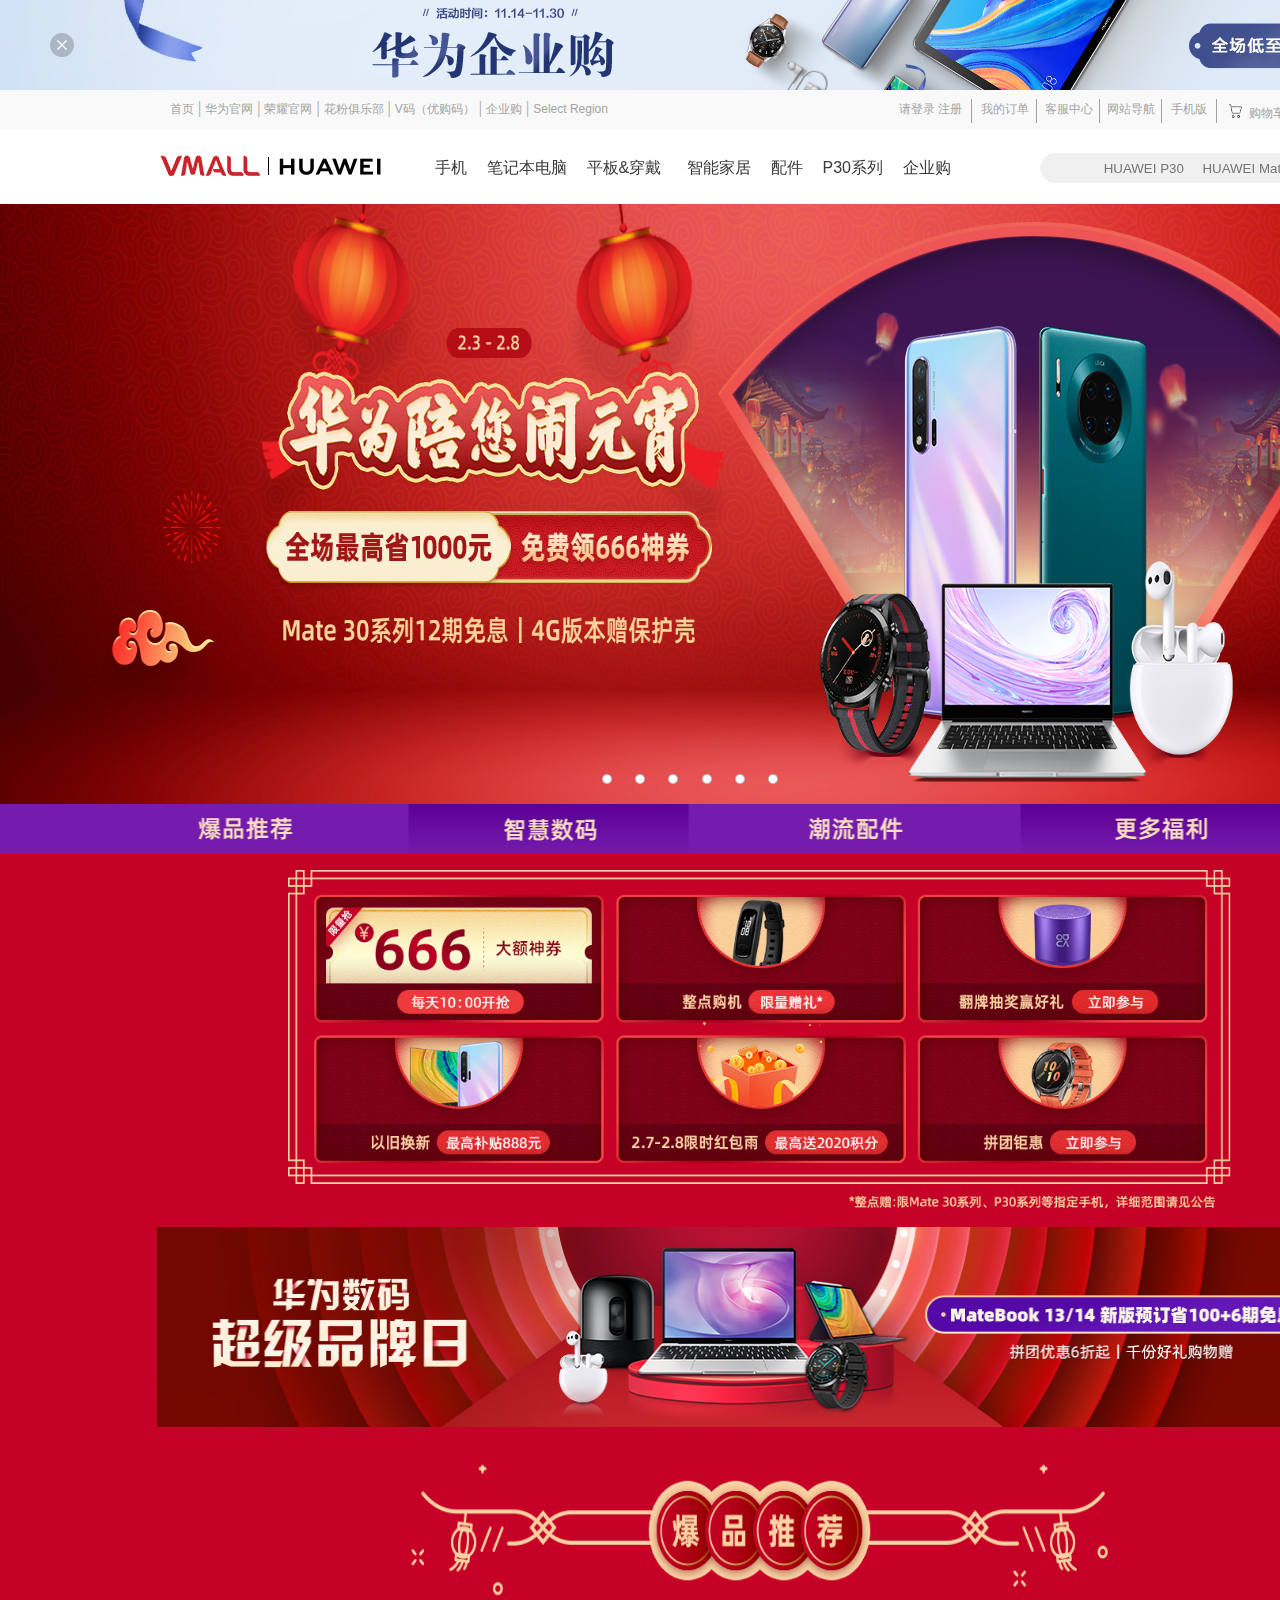
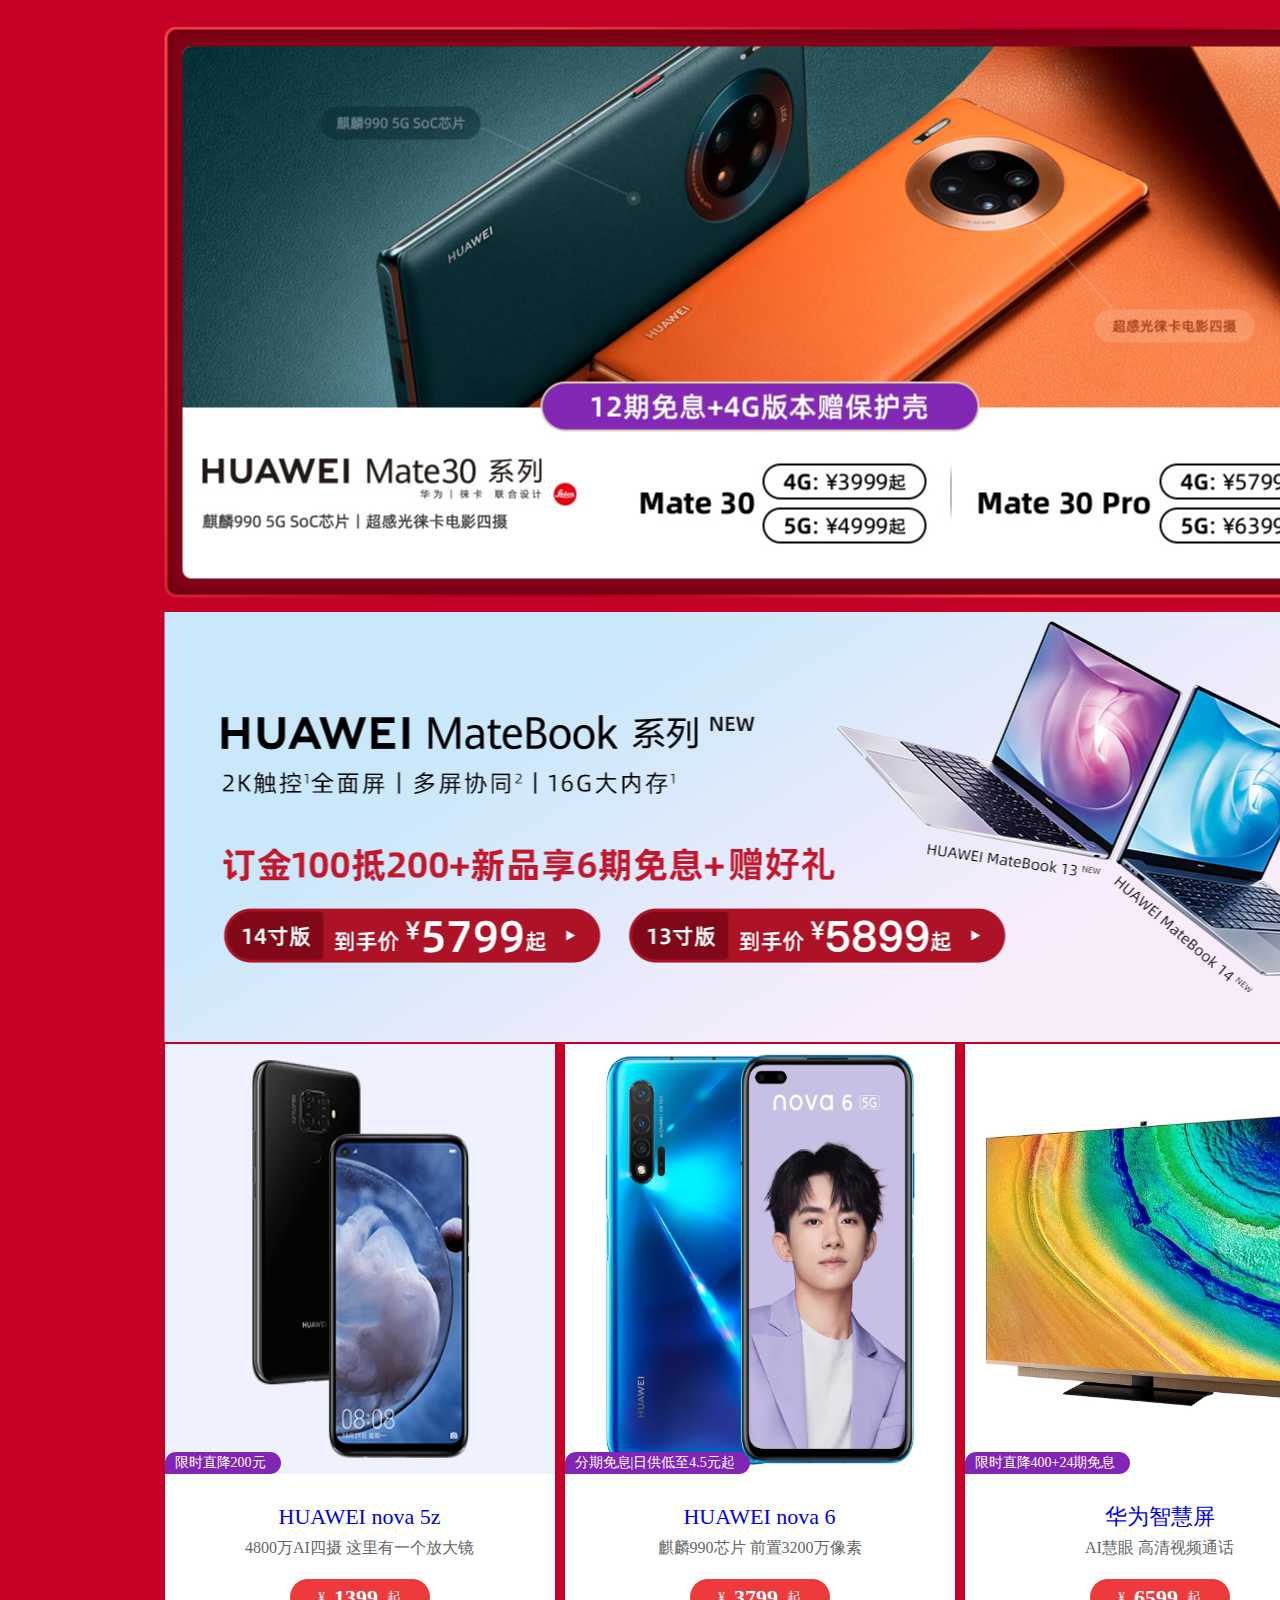
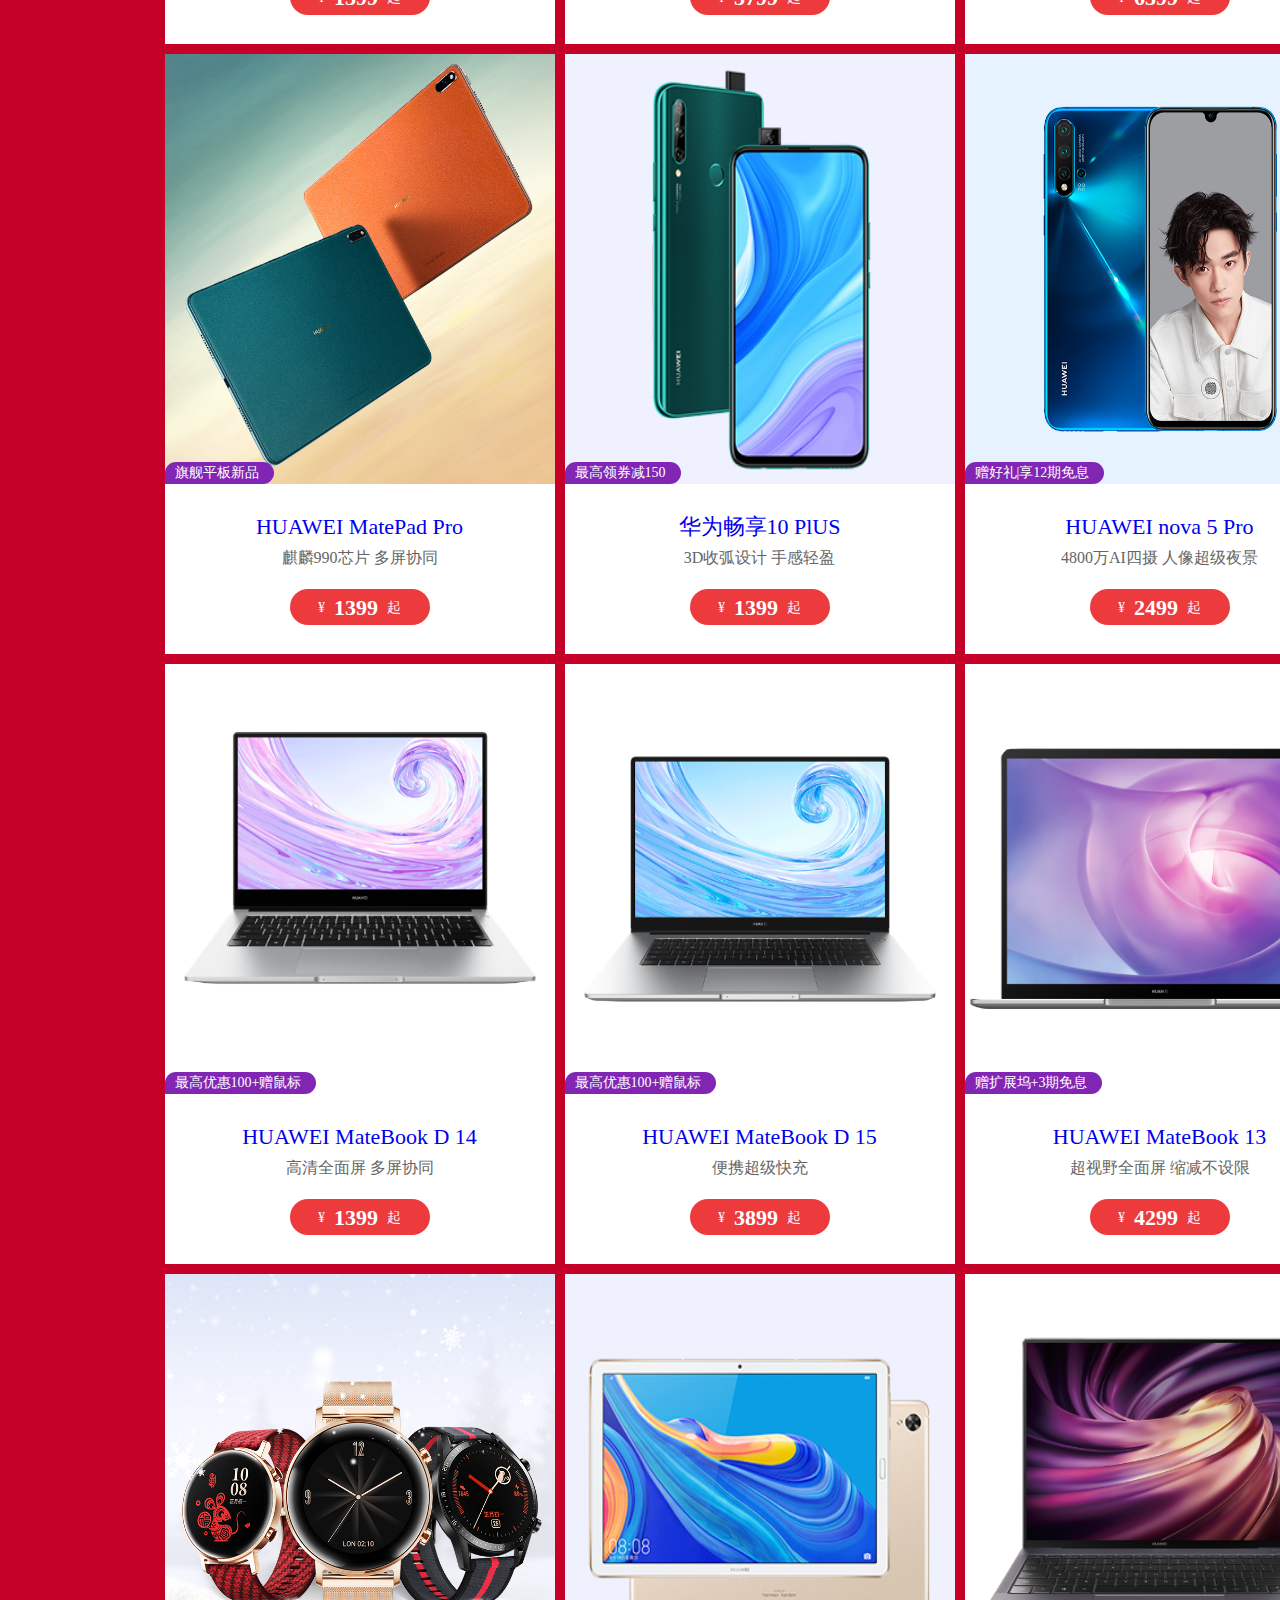
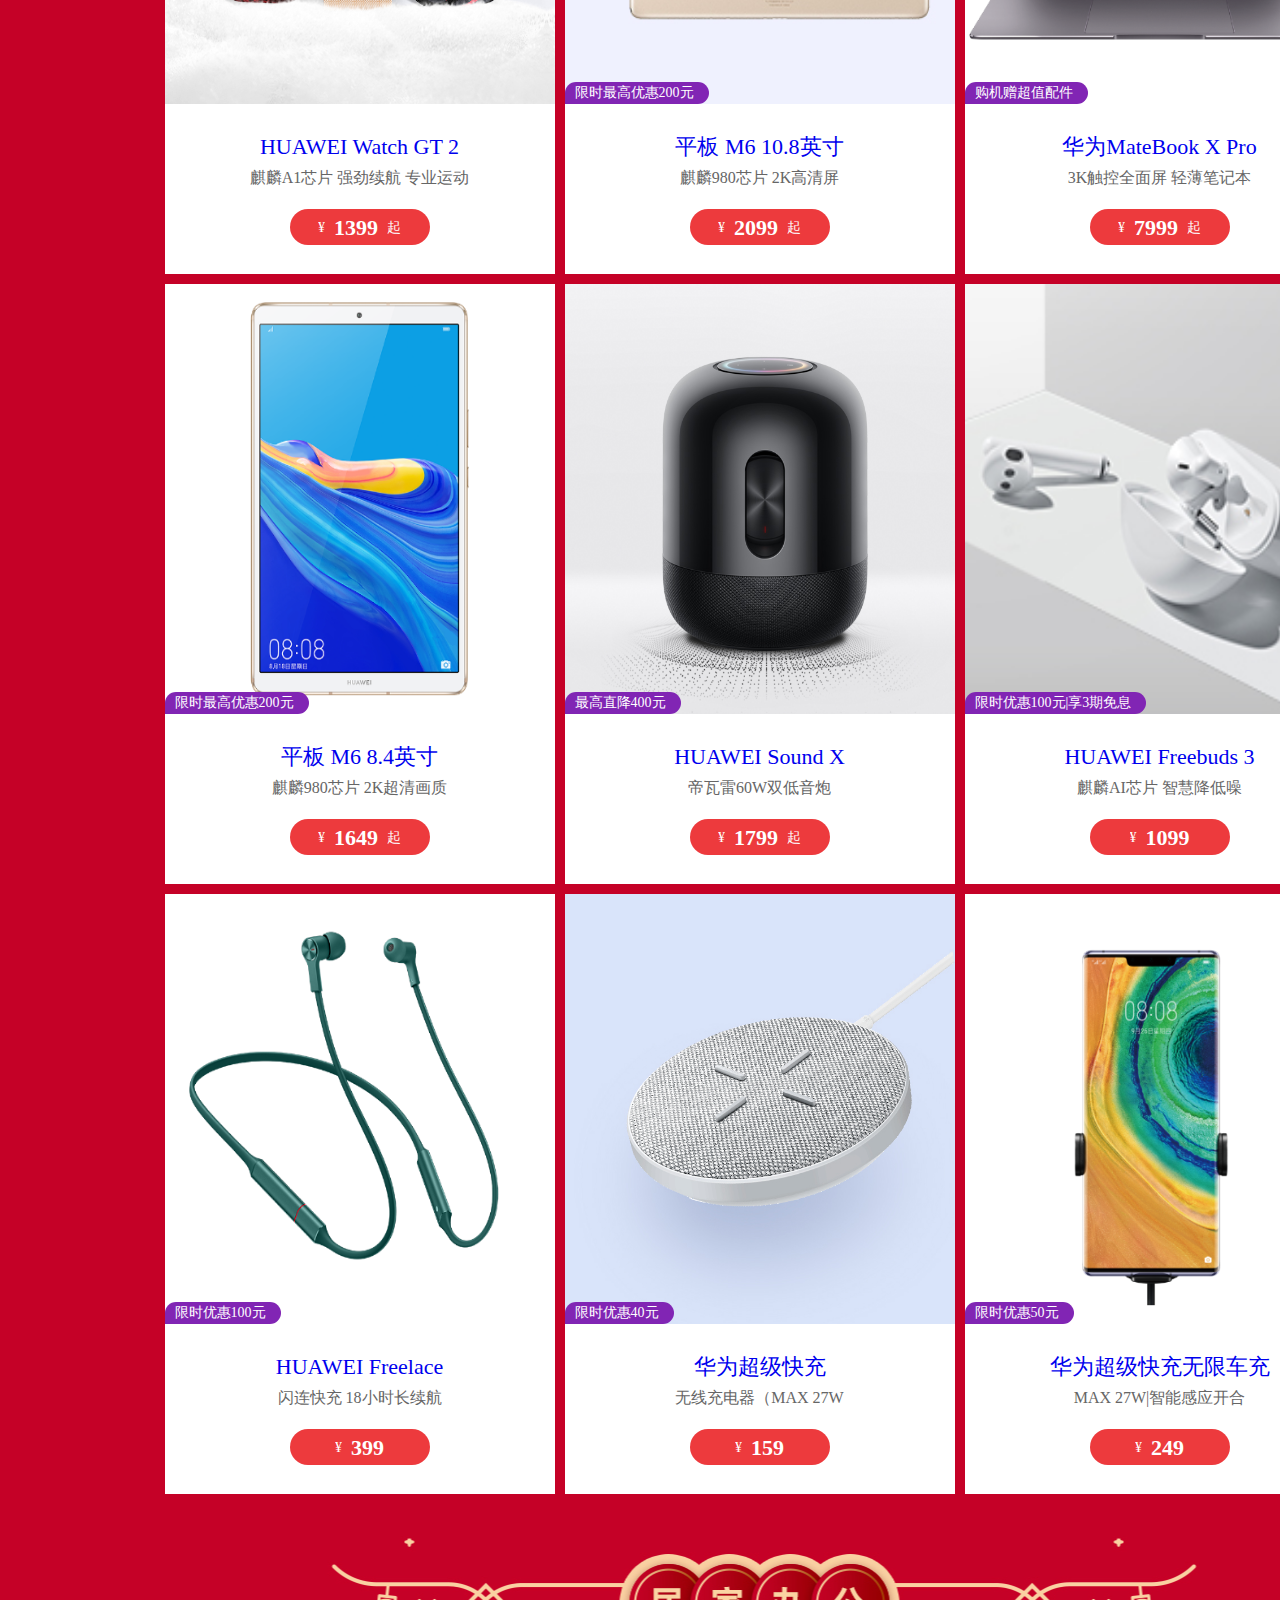
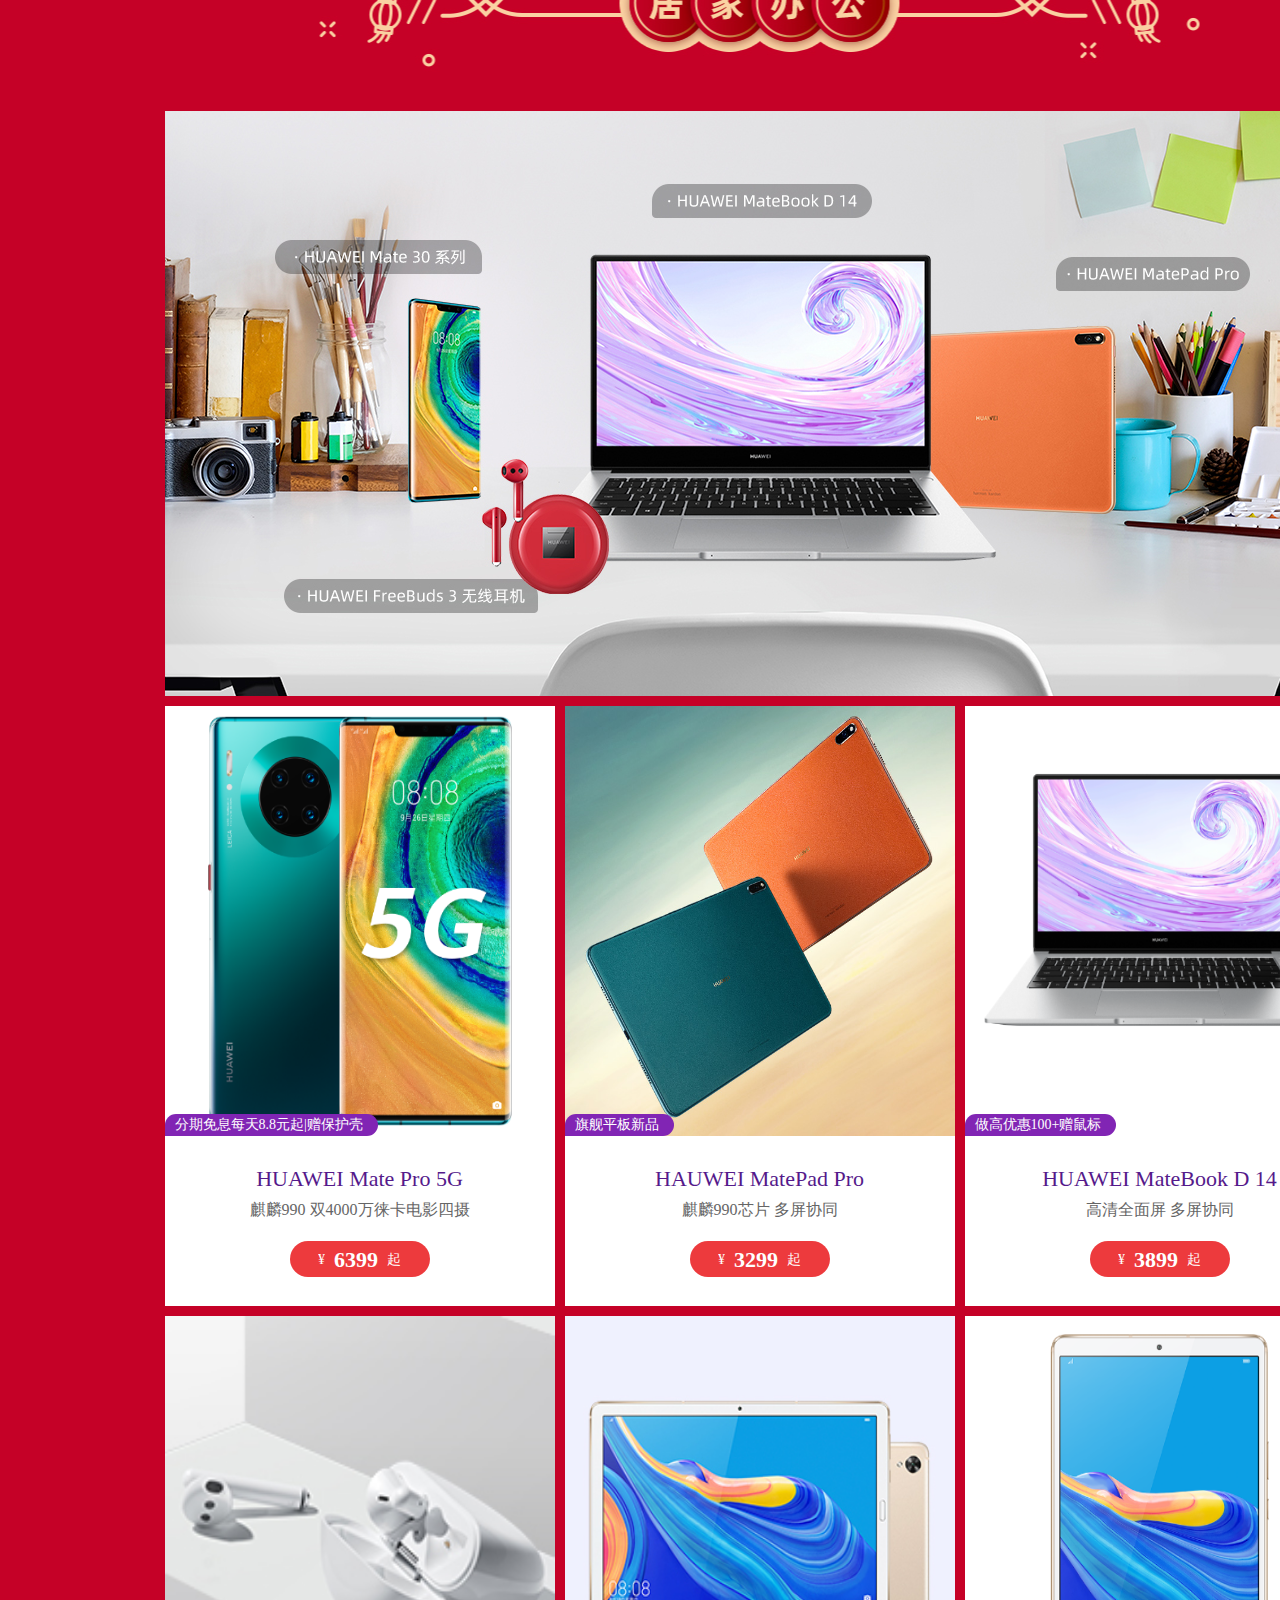
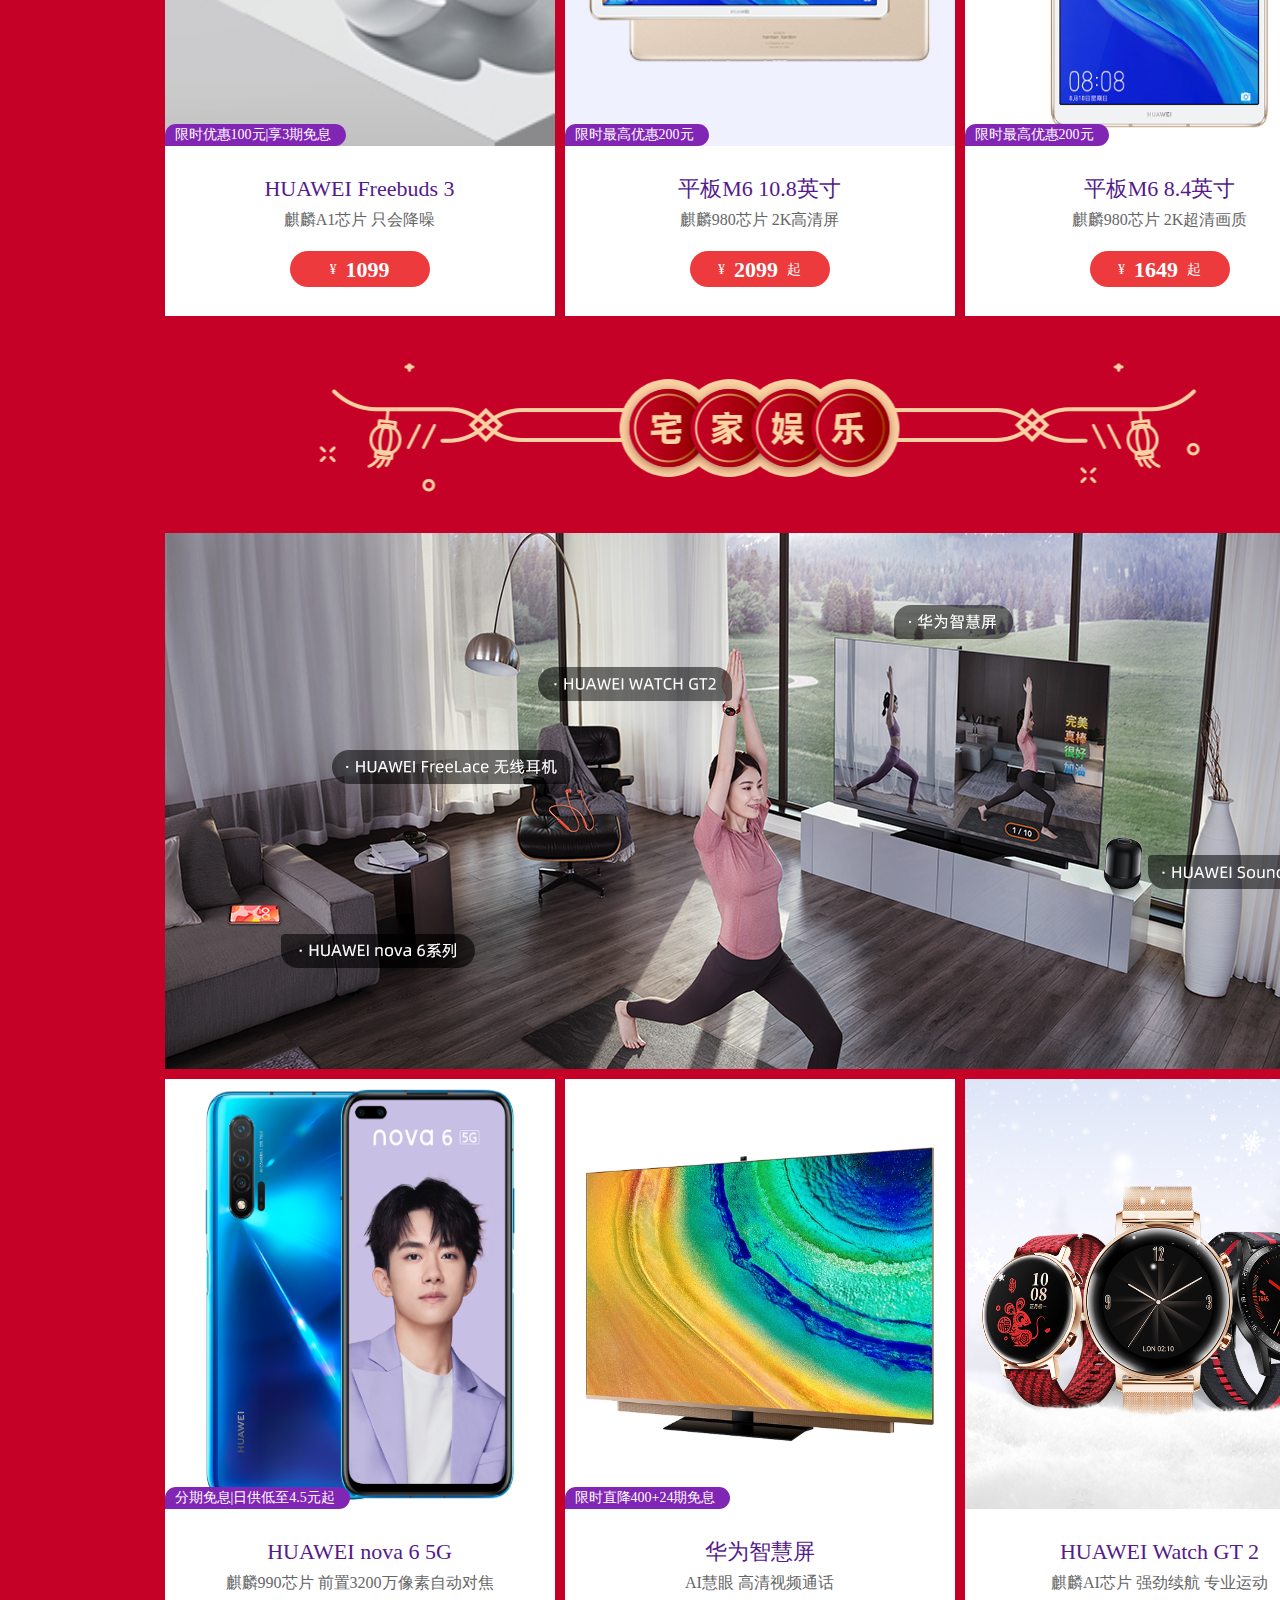
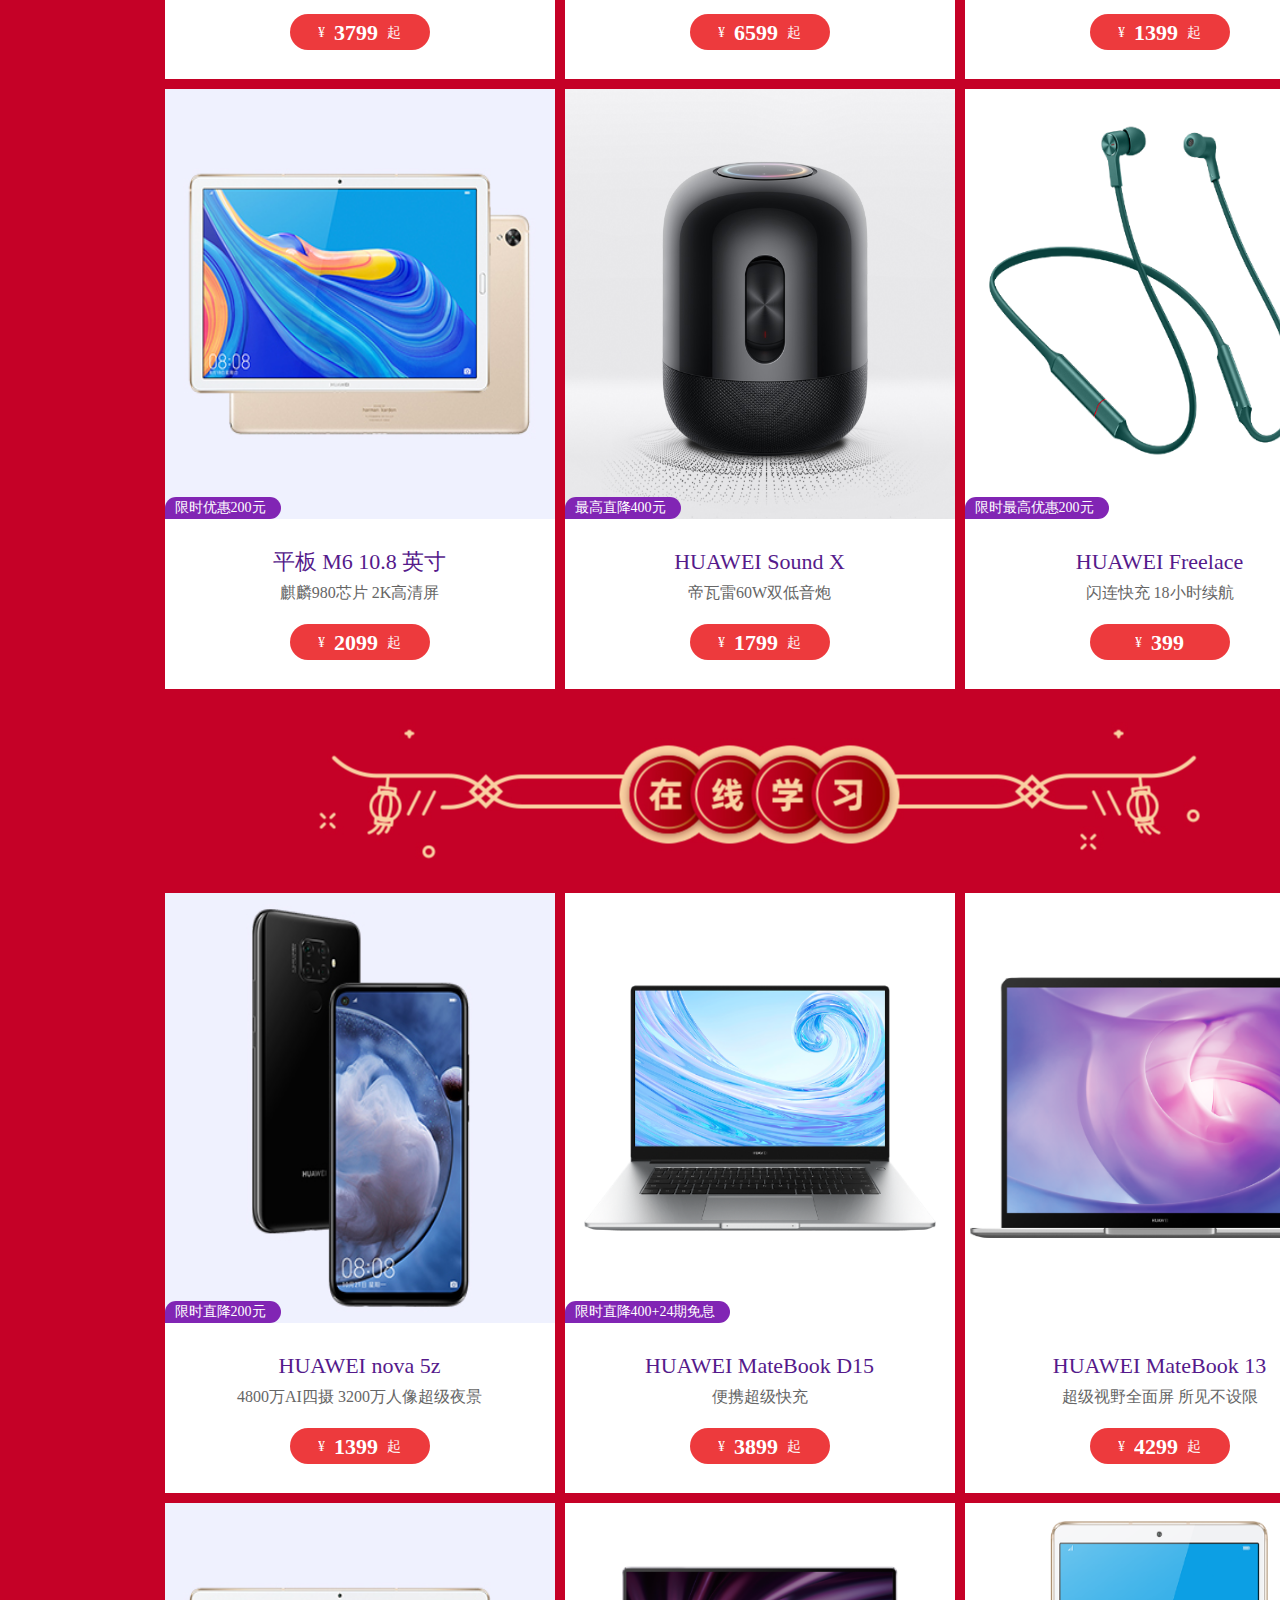
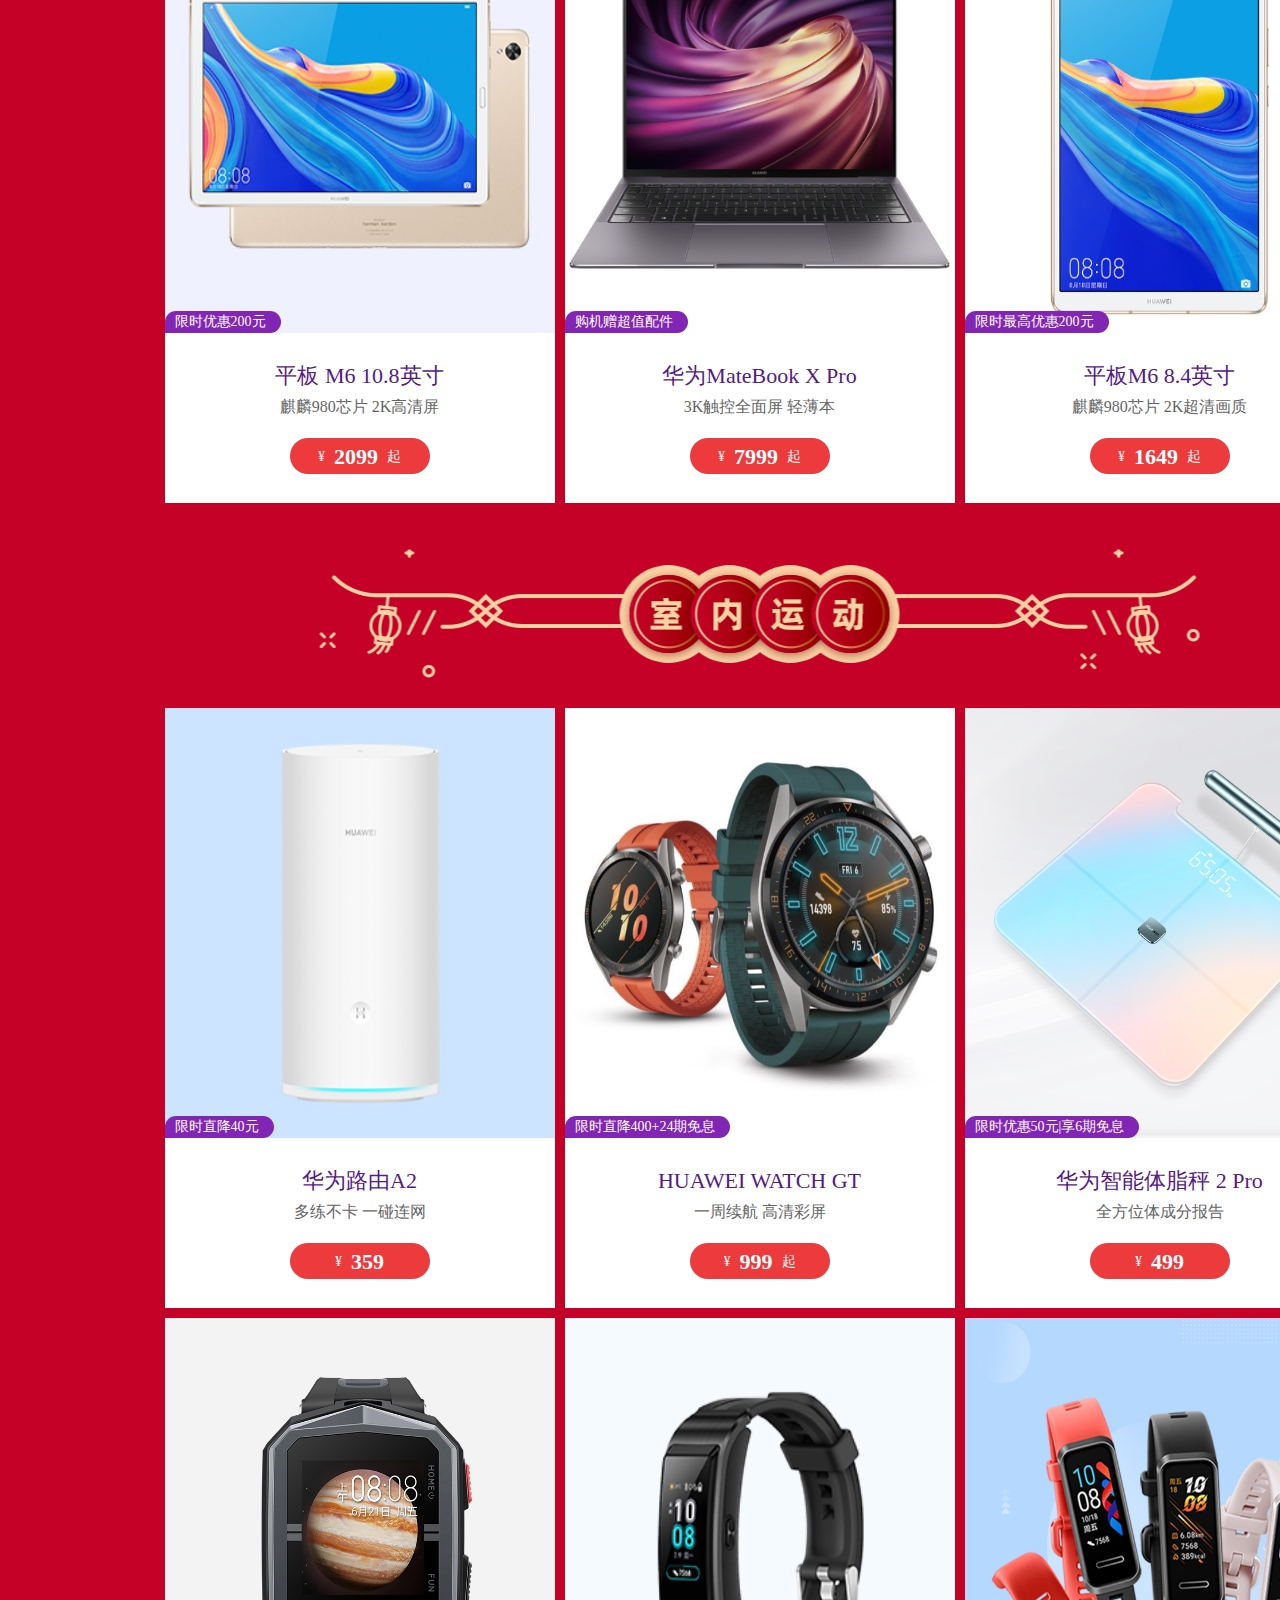
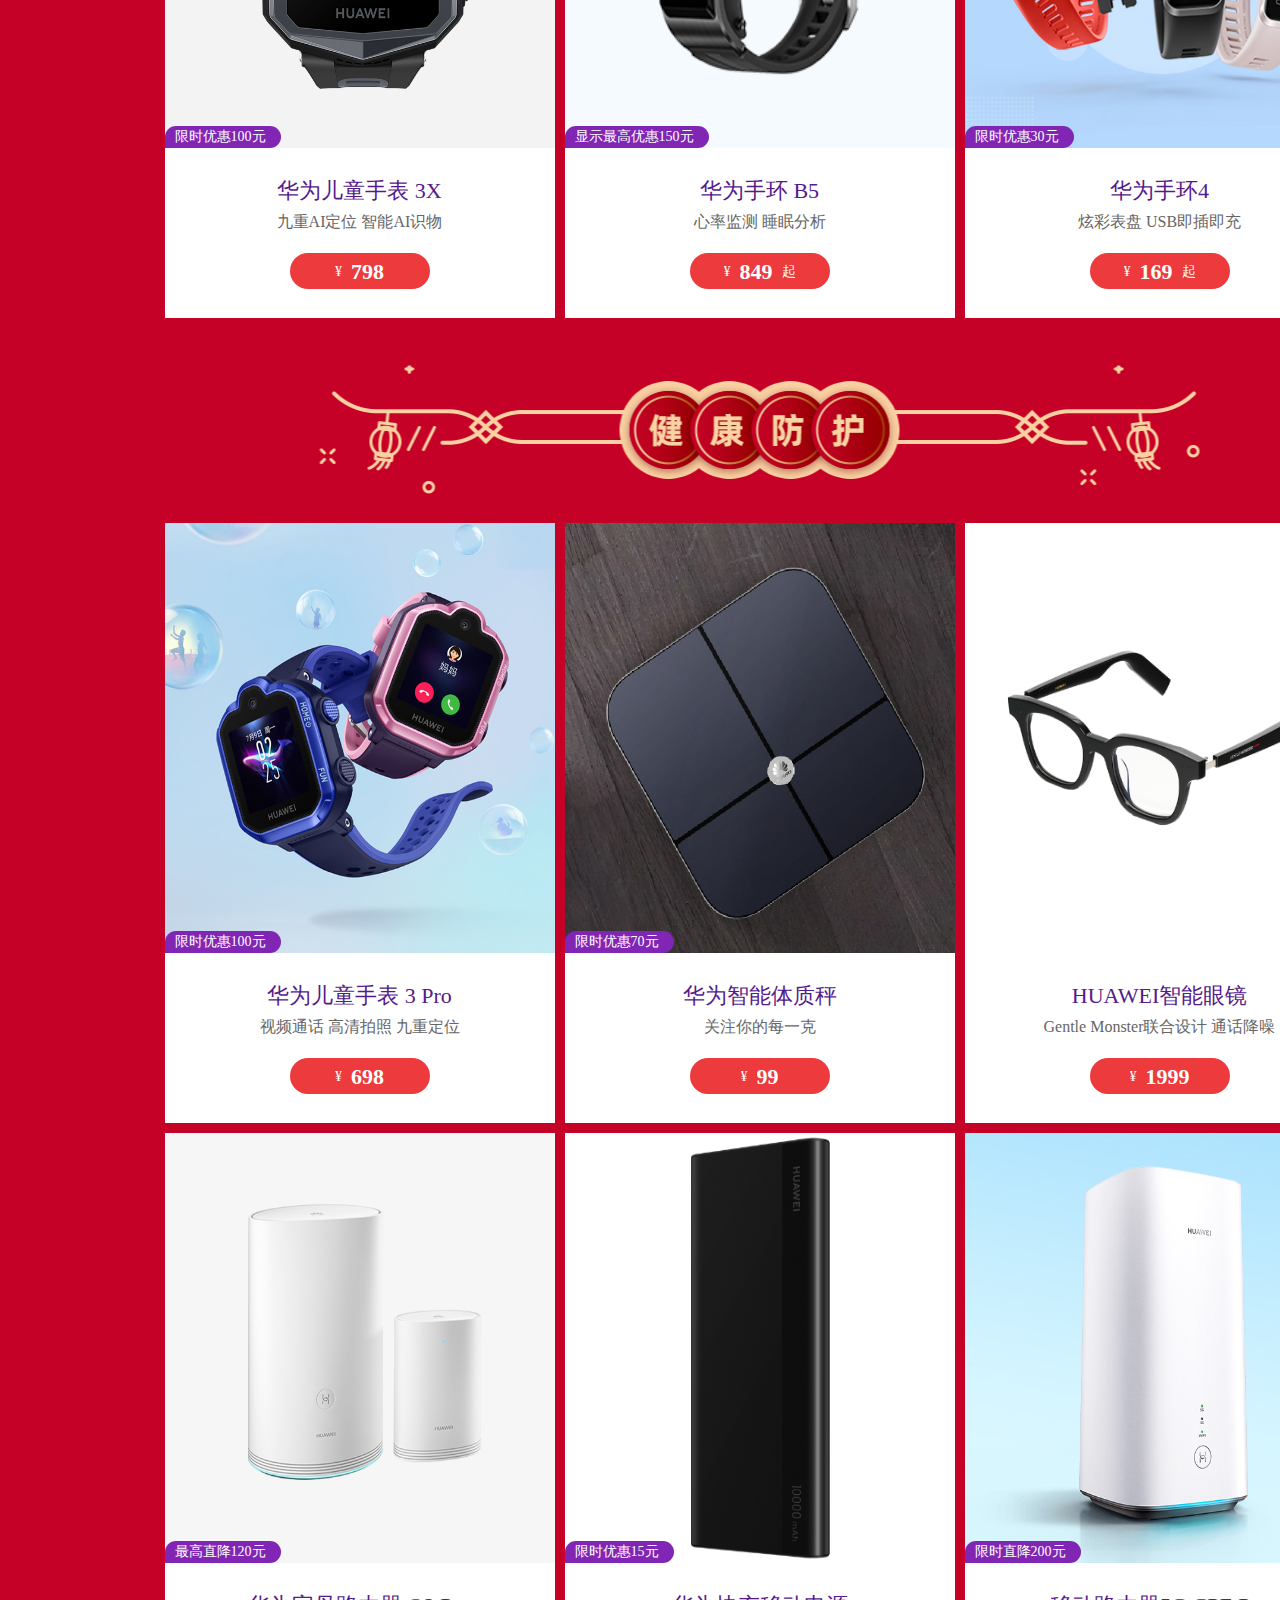
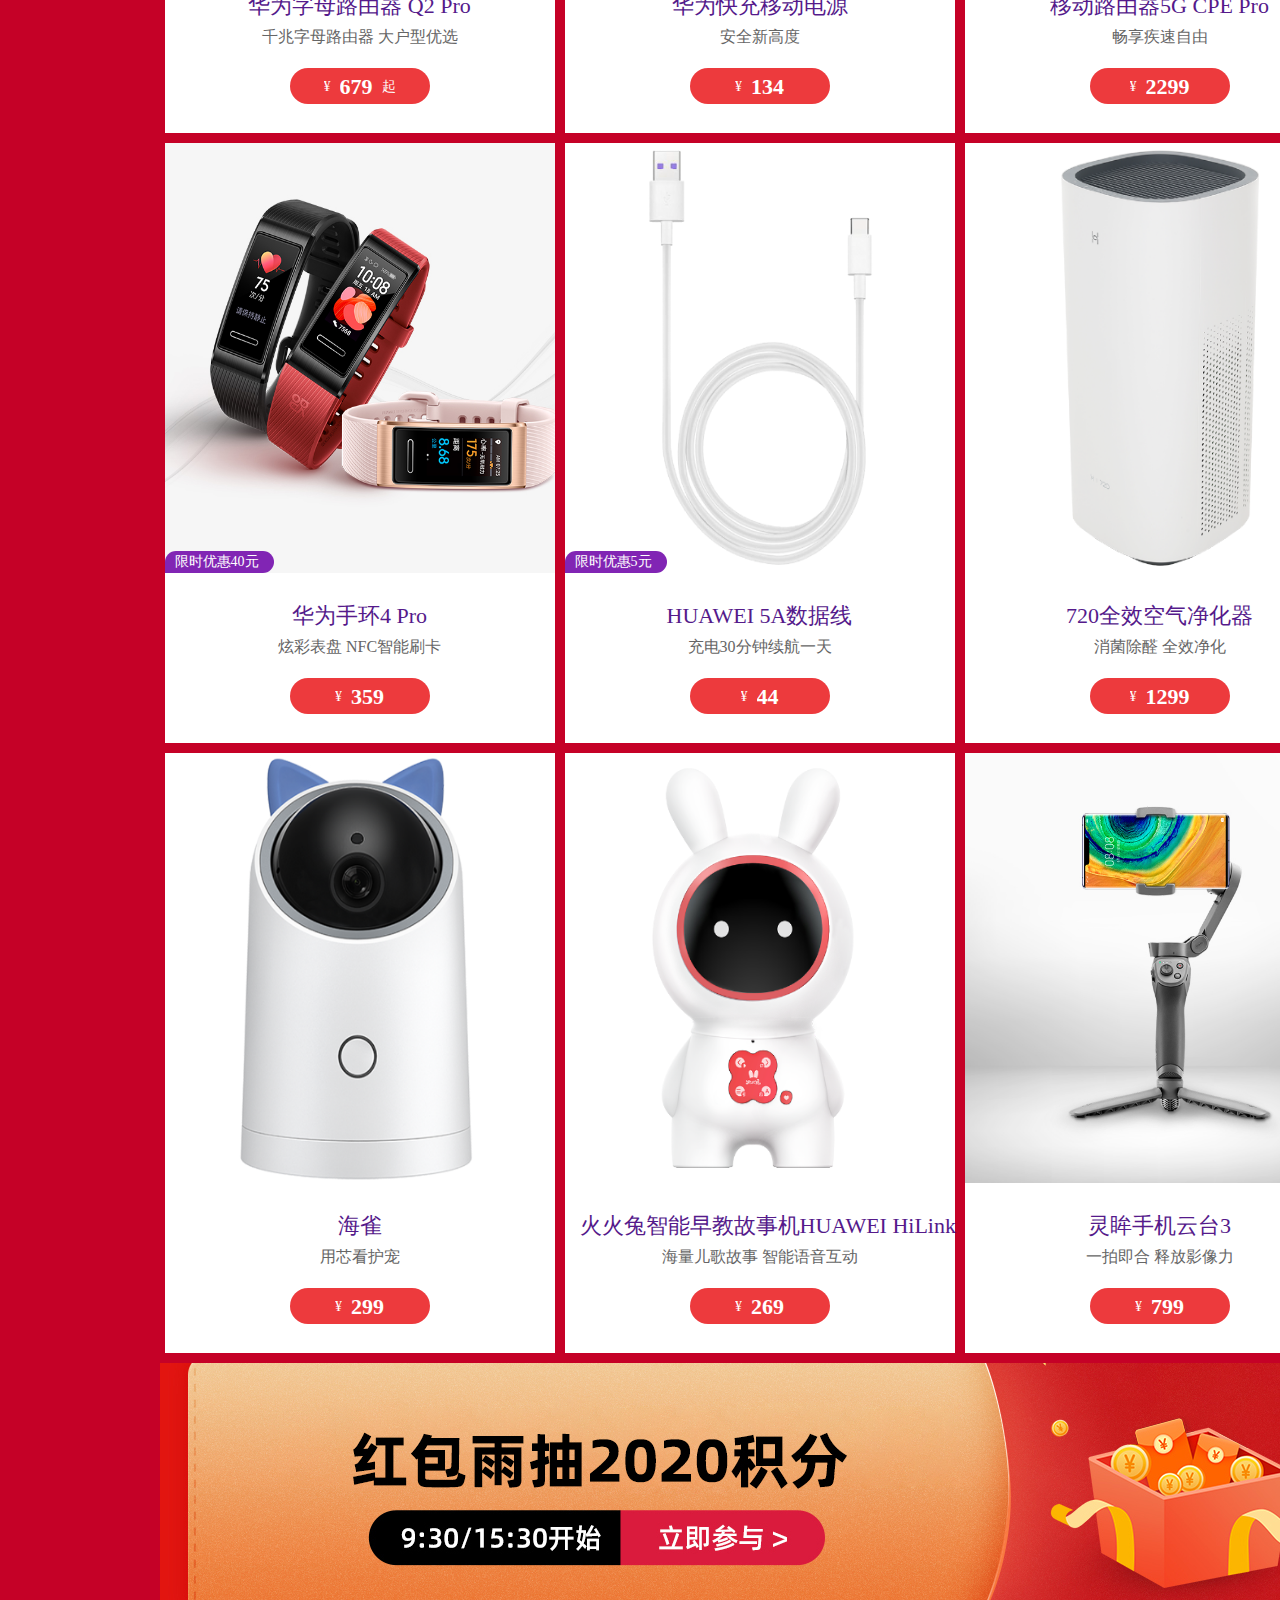
<file: html/huawei.html>
<!DOCTYPE html>
<html lang="en">
<head>
    <meta charset="UTF-8">
    <meta name="viewport" content="width=device-width, initial-scale=1.0">
    <meta http-equiv="X-UA-Compatible" content="ie=edge">
    <title>华为专区</title>
    <link rel="icon" href="../img/huawei/title/titl.jpg" type="image/x-icon">
    <link rel="stylesheet" href="../css/huawei.css" type="text/css">
    <script src="../js/huawei.js"></script>
</head>
<body>
    <!-- 设置广告条 -->
    <div class="poster">
        <img class="btn" src="../img/huawei/header/x.png" alt="">
        <div class="bcg_pic">
        </div>
    </div>

    <div class="header">

            <div class="nack">
    
                    <!-- 右边栏 -->
                    <div class="r">
                        <div class="box1">
                            <a href="">请登录 注册</a>
                        </div>

                        <div class="box2">
                            <a href="">我的订单</a>
                        </div>

                        <div class="box3">
                            <div class="k">
                                <a href="#">客服中心</a>
                            </div>

                            <div class="y1">
                                <a href="#">帮助中心</a>
                                <a href="#">联系客服</a>
                            </div>
                        </div>

                        <div class="box4">
                            <div class="wz"><a href="#">网站导航
                                
                            </a></div>

                            <div class="ww">
                                <div class="hy">
                                    <p>会员</p>
                                    <a href="#">会员频道</a>
                                </div>

                                <div class="sc">
                                    <img src="../img/huawei/header/shopping.png" alt="很棒！图片没显示出来">
                                    <div class="sy"><a href="#">商城首页</a></div>
                                </div>

                                <div class="pd">
                                    <div class="ping"><p>频道</p></div>
                                    <div class="hz"><a href="#">华为专区</a></div>
                                    <div class="ry"><a href="#">荣耀专区</a></div>
                                    <div class="qy"><a href="#">企业购</a></div>
                                </div>

                                <div class="cp">
                                    <div class="ch"><p>产品</p></div>
                                    <div class="zj"><a href="#">智能家居</a></div>
                                    <div class="sj"><a href="#">手机</a></div>
                                    <div class="ty"><a href="#">通用配件</a></div>
                                    <div class="pb"><a href="#">平板&笔记本</a></div>
                                    <div class="zs"><a href="#">专属配件</a></div>
                                    <div class="zn"><a href="#">智能穿戴</a></div>
                                </div>

                                <div class="zz">
                                    <div class="zf"><p>增值服务</p></div>
                                    <div class="yj"><a href="#">以旧换新</a></div>
                                    <div class="lp"><a href="#">礼品包装</a></div>
                                    <div class="bg"><a href="#">补购保障</a></div>
                                    <div class="y9"><a href="#">99元换电池</a></div>
                                </div>

                            </div>
                        </div>

                        <div class="box5">
                            <div class="sj"><a href="#">手机版</a></div>

                            <div class="ew">
                                <div class="app">

                                    <div class="xr">
                                        <h2>华为商城APP</h2>
                                        <p>新人专享好礼</p>
                                        <p>最高5000积分</p>
                                    </div>

                                    <div class="jqr">
                                        <img src="../img/huawei/header/an.png" alt="很棒！图片没显示出来">
                                    </div>

                                    <div class="e1">
                                        <img src="../img/huawei/header/er1.jpg" alt="">
                                    </div>

                                </div>

                                <div class="gzh">
                                    <div class="e2">
                                        <img src="../img/huawei/header/er2.jpg" alt="">
                                    </div>

                                    <div class="sys">
                                        <h2>华为商城公众号</h2>
                                        <p>微信扫一扫</p>
                                    </div>

                                    <div class="wc">
                                        <img src="../img/huawei/header/wc.png" alt="">
                                    </div>
                                </div>

                            </div>
                        </div>

                        <div class="box6">

                            <div class="shopper">
                                <p><img src="../img/huawei/header/shopper.png" alt=""><a href="#">购物车（0）</a></p>
                            </div>

                            <div class="shopping">
                                <div class="s">
                                    <img src="../img/huawei/header/shopping.png" alt="">
                                </div>

                                <div class="nd">
                                    <p>您的购物车还是空的，赶紧选购吧</p>
                                </div>
                            </div>
                        </div>
                    </div>
                        
                    <!-- 左边栏 -->
                    <p class="l">
                        <a href="#">首页</a> | <a href="#">华为官网</a> | <a href="#">荣耀官网</a> | <a href="#">花粉俱乐部</a> | <a href="#">V码（优购码）</a> | <a href="#">企业购</a> | <a href="#">Select Region</a>
                    </p>
            
            </div>
            
            <div class="cv">
                
                <div class="logo">

                    <div class="left">

                        <div class="vh">

                            <a href="#" class="vm">
                                <img src="../img/huawei/header/vm.png" alt="">
                            </a>
                            <em></em>
                            <a href="#" class="hu">
                                <img src="../img/huawei/header/hw.png" alt="">
                            </a>

                        </div>

                        <div class="tip">
                            <div class="sj">
                                    <a href="../index.html" target="_blank">手机</a>

                                        <div class="qbsj">
                                            <p class="p1"><a class="a1" href="#">全部收集</a>><a href="#">HUAWEI Mate系列</a><a href="#">HUAWEI P系列</a><a href="#">HUAWEI Nova系列</a><a href="#">华为畅享系列</a><a href="#">HUAWEI 麦芒系列</a></p>
                                            <div class="gzsj">
                                                <div class="prop30">
                                                    <div class="tp"><img class="pro" src="../img/huawei/header/prop30.png" alt=""></div>
                                                    <div class="wz"><a href="#">HUAWEI P30 Pro</a><p>￥4488</p></div>
                                                </div>

                                                <div class="p30">
                                                    <div class="tp"><img class="p3" src="../img/huawei/header/p30.png" alt=""></div>
                                                    <div class="wz"><a href="#">HUAWEI P30</a><p>￥3388</p></div>
                                                </div>

                                                <div class="mate20pro">
                                                        <div class="tp"><img class="p3" src="../img/huawei/header/mate20pro.png" alt=""></div>
                                                        <div class="wz"><a href="#">HUAWEI Mate 20</a><p>￥5099</p></div>
                                                </div>

                                                <div class="nova5">
                                                        <div class="tp"><img class="p3" src="../img/huawei/header/nova5.png" alt=""></div>
                                                        <div class="wz"><a href="#">HUAWEI nova5</a><p>￥2699</p></div>
                                                </div>

                                                <div class="cx">
                                                        <div class="tp"><img class="p3" src="../img/huawei/header/cx.png" alt=""></div>
                                                        <div class="wz"><a href="#">华为畅享9</a><p>￥999</p></div>
                                                </div>

                                                <div class="mm">
                                                        <div class="tp"><img class="p3" src="../img/huawei/header/mm.png" alt=""></div>
                                                        <div class="wz"><a href="#">华为麦芒</a><p>￥1599</p></div>
                                                </div>
                                            </div>
                                        </div>

                            </div>

                            <div class="dn">
                                <a href="armani.html" target="_blank">笔记本电脑</a>
                            
                                <div class="bj">
                                    <p class="p1"><a class="a1" href="#">全部笔记本电脑</a>><a href="#">笔记本电脑</a><a href="#">笔记本配件</a></p>
                                    
                                    <div class="gzdn">
                                        <div class="xpro">
                                            <div class="tp">
                                                <img src="../img/huawei/header/xpro.png" alt="">
                                            </div>

                                            <div class="wz">
                                                <a href="#">HUAWEI<br> MateBook x Pro</a>
                                                <p>￥8999</p>
                                            </div>
                                        </div>

                                        <div class="h14">
                                            <div class="tp">
                                                <img src="../img/huawei/header/h14.png" alt="">
                                            </div>

                                            <div class="wz">
                                                <a href="#">HUAWEI<br> MateBook 14</a>
                                                <p>￥5999</p>
                                            </div>
                                        </div>
                                        
                                        <div class="e">
                                            <div class="tp">
                                                <img src="../img/huawei/header/e.png" alt="">
                                            </div>

                                            <div class="wz">
                                                <a href="#">HUAWEI<br> MateBook E</a>
                                                <p>￥3999</p>
                                            </div>
                                        </div>

                                        <div class="d">
                                            <div class="tp">
                                                <img src="../img/huawei/header/d.png" alt="">
                                            </div>

                                            <div class="wz">
                                                <a href="#">HUAWEI<br> MateBook D</a>
                                                <p>￥5488</p>
                                            </div>
                                        </div>

                                        <div class="ly">
                                            <div class="tp">
                                                <img src="../img/huawei/header/ly.png" alt="">
                                            </div>

                                            <div class="wz">
                                                <a href="#">HUAWEI 蓝牙鼠标</a>
                                                <p>￥179</p>
                                            </div>
                                        </div>
                                    </div>
                                </div>
                            </div>

                            <div class="cd">
                                <a href="bosideng.html" target="_blank">平板&穿戴</a>

                                <div class="gzcd">
                                    <p class="p1"><a href="#" class="a1">全部平板&穿戴</a>><a href="#">平板电脑</a><a href="#">手边/手环</a><a href="#">VR</a></p>
                                    
                                    <div class="qbcd">
                                        <div class="pro10">
                                            <div class="tp">
                                                <img src="../img/huawei/header/pro10.png" alt="">
                                            </div>

                                            <div class="wz">
                                                <a href="#">HUAWEI MatePad<br>Pro 10.8</a>
                                                <p>¥3299</p>
                                            </div>
                                        </div>

                                        <div class="m6">
                                            <div class="tp">
                                                <img src="../img/huawei/header/m6.png" alt="">
                                            </div>

                                            <div class="wz">
                                                <a href="#">华为平板M6 8.4<br>英寸</a>
                                                <p>¥1999</p>
                                            </div>
                                        </div>

                                        <div class="watch">
                                            <div class="tp">
                                                <img src="../img/huawei/header/watch.png" alt="">
                                            </div>

                                            <div class="wz">
                                                <a href="#">HUAWEI WATCH<br>GT<br></a>
                                                <p>¥1388</p>
                                            </div>
                                        </div>

                                        <div class="m5">
                                            <div class="tp">
                                                <img src="../img/huawei/header/m5.png" alt="">
                                            </div>

                                            <div class="wz">
                                                <a href="#">华为平板 M5 青春<br>版 8.0英寸<br></a>
                                                <p>¥1599</p>
                                            </div>
                                        </div>

                                        <div class="sh">
                                            <div class="tp">
                                                <img src="../img/huawei/header/sh.png" alt="">
                                            </div>

                                            <div class="wz">
                                                <a href="#">华为手环 3Pro</a>
                                                <p>¥399</p>
                                            </div>
                                        </div>

                                        <div class="et">
                                            <div class="tp">
                                                <img src="../img/huawei/header/et.png" alt="">
                                            </div>

                                            <div class="wz">
                                                <a href="#">华为儿童手表3<br>Pro</a>
                                                <p>¥988</p>
                                            </div>
                                        </div>

                                        <div class="hc">
                                            <div class="tp">
                                                <img src="../img/huawei/header/hc.png" alt="">
                                            </div>

                                            <div class="wz">
                                                <a href="#">华为畅享平板 10.1<br>英寸</a>
                                                <p>¥1299</p>
                                            </div>
                                        </div>
                                    </div>
                                </div>
                            </div>

                            <div class="jj">
                                <a href="mercedes.html" target="_blank">智能家居</a>

                                <div class="qbjj">
                                    <p class="p1"><a href="#" class="a1">全部智能家居</a>><a href="#">路由器</a><a href="#">字母/分布式路由器</a><a href="#">电力猫/wify放大器</a><a href="#">移动路由器</a><a href="#">照明</a><a href="#">清洁</a><a href="#">节能</a><a href="#">环境</a><a href="#">安防</a><a href="#">健康</a></p>

                                    <div class="gzjj">
                                        <div class="q2">
                                            <div class="tp">
                                                <img src="../img/huawei/header/q2.png" alt="">
                                            </div>

                                            <div class="wz">
                                                <a href="#">华为字母路由器 Q2<br>Pro</a>
                                                <p>¥799</p>
                                            </div>
                                        </div>

                                        <div class="ai">
                                            <div class="tp">
                                                <img src="../img/huawei/header/ai.png" alt="">
                                            </div>

                                            <div class="wz">
                                                <a href="#">华为AI音响</a>
                                                <p>¥399</p>
                                            </div>
                                        </div>

                                        <div class="la">
                                            <div class="tp">
                                                <img src="../img/huawei/header/la.png" alt="">
                                            </div>

                                            <div class="wz">
                                                <a href="#">华为路由器A1</a>
                                                <p>¥399</p>
                                            </div>
                                        </div>

                                        <div class="wify2">
                                            <div class="tp">
                                                <img src="../img/huawei/header/wify2.png" alt="">
                                            </div>

                                            <div class="wz">
                                                <a href="#">华为随行WIFY 2畅<br>享版</a>
                                                <p>¥349</p>
                                            </div>
                                        </div>

                                        <div class="jh">
                                                <div class="tp">
                                                    <img src="../img/huawei/header/jh.png" alt="">
                                                </div>
    
                                                <div class="wz">
                                                    <a href="#">720全效空气净化<br>器</a>
                                                    <p>¥1299</p>
                                                </div>
                                            </div>
                                    </div>
                                </div>
                                
                            </div>

                            <div class="pj">
                                <a href="#">配件</a>

                                <div class="qbpj">
                                        <p class="p1"><a href="#" class="a1">全部配件</a>><a href="#">贴膜</a><a href="#">保护壳</a><a href="#">保护套</a><a href="#">接触笔</a><a href="#">表带</a><a href="#">耳机</a><a href="#">音响</a><a href="#">全景相机</a><a href="#">电源/充电器/线材</a><a href="#">自拍杆/支架</a><a href="#">储存</a><a href="#">智能硬件</a></p>
                                    <div class="gzpj">
                                        <div class="kc">
                                            <div class="tp">
                                                <img src="../img/huawei/header/kc.png" alt="">
                                            </div>

                                            <div class="wz">
                                                <a href="#">华为40W超级快充<br>移动电源</a>
                                                <p>¥369</p>
                                            </div>
                                        </div>

                                        <div class="zc">
                                                <div class="tp">
                                                    <img src="../img/huawei/header/zc.png" alt="">
                                                </div>
    
                                                <div class="wz">
                                                    <a href="#">华为40W超级快充<br>移动电源</a>
                                                    <p>¥119</p>
                                                </div>
                                        </div>

                                        <div class="bhs">
                                                <div class="tp">
                                                    <img src="../img/huawei/header/bks.png" alt="">
                                                </div>
    
                                                <div class="wz">
                                                    <a href="#">HUAWEI P30 透明<br>保护壳</a>
                                                    <p>¥139</p>
                                                </div>
                                            </div>
                                        
                                        <div class="fl">
                                                <div class="tp">
                                                        <img src="../img/huawei/header/fl.png" alt="">
                                                    </div>

                                                    <div class="wz">
                                                        <a href="#">HUAWEI FreeLace<br>无线耳机</a>
                                                        <p>¥499</p>
                                                    </div>
                                        </div>

                                        <div class="dq">
                                            <div class="tp">
                                                <img src="../img/huawei/header/dq.png" alt="">
                                            </div>
                                            <div class="wz">
                                                <a href="#">华为充电器</a>
                                                <p>¥159</p>
                                            </div>
                                        </div>

                                        <div class="zp">
                                            <div class="tp">
                                                <img src="../img/huawei/header/zp.png" alt="">
                                            </div>
                                            <div class="wz">
                                                <a href="#">华为自拍杆</a>
                                                <p>¥44</p>
                                            </div>
                                        </div>
                                    </div>
                                </div>
                            </div>

                            <div class="xl">
                                <a href="#">P30系列</a>
                            </div>

                            <div class="qyg">
                                <a href="#">企业购</a>
                            </div>
                        </div>

                    </div>

                    <div class="right">
                        <div class="search">
                            <div class="f">
                                <form>
                                    <input type="text" class="text" placeholder="             HUAWEI P30     HUAWEI Mate20">
                                    <input type="submit" class="submit" value="">
                                </form>
                            </div>
                        </div>
                    </div>

                </div>

            </div>
    </div>
    
    <!-- 轮播 -->
    <div class="lb">
        <div class="im">
            <img id="pic1" class="d" src="../img/huawei/lb/1.jpg" alt="">
            <img id="pic2" class="d" src="../img/huawei/lb/2.jpg" alt="">
            <img id="pic3" class="d" src="../img/huawei/lb/3.jpg" alt="">
            <img id="pic4" class="d" src="../img/huawei/lb/4.jpg" alt="">
            <img id="pic5" class="d" src="../img/huawei/lb/5.jpg" alt="">
            <img id="pic6" class="d" src="../img/huawei/lb/6.jpg" alt="">
        </div>
        
        <ul>
            <li><a href="#pic1"><div class="f">
                <div class="s1">
                    <img src="../img/huawei/lb/wb.png" alt="">
                </div>
                <div class="s2">
                    <img src="../img/huawei/lb/point.png" alt="">
                </div>
            </div></a></li>

            <li><a href="#pic2"><div class="f">
                <div class="s1">
                    <img src="../img/huawei/lb/wb.png" alt="">
                </div>
                <div class="s2">
                    <img src="../img/huawei/lb/point.png" alt="">
                </div>
            </div></a></li>

            <li><a href="#pic3"><div class="f">
                <div class="s1">
                    <img src="../img/huawei/lb/wb.png" alt="">
                </div>
                <div class="s2">
                    <img src="../img/huawei/lb/point.png" alt="">
                </div>
            </div></a></li>

            <li><a href="#pic4"><div class="f">
                <div class="s1">
                    <img src="../img/huawei/lb/wb.png" alt="">
                </div>
                <div class="s2">
                    <img src="../img/huawei/lb/point.png" alt="">
                </div>
            </div></a></li>
            
            <li><a href="#pic5"><div class="f">
                <div class="s1">
                    <img src="../img/huawei/lb/wb.png" alt="">
                </div>
                <div class="s2">
                    <img src="../img/huawei/lb/point.png" alt="">
                </div>
            </div></a></li>
            <li><a href="#pic6"><div class="f">
                <div class="s1">
                    <img src="../img/huawei/lb/wb.png" alt="">
                </div>
                <div class="s2">
                    <img src="../img/huawei/lb/point.png" alt="">
                </div>
            </div></a></li>
        </ul>
    </div>

    <!-- 标题条 -->
    <div class="sticky">
        <ul class="fick">
            <li><a href="#"><div></div></a></li>
            <li><a href="#"><div></div></a></li>
            <li><a href="#"><div></div></a></li>
            <li><a href="#"><div></div></a></li>
        </ul>
    </div>

    
    <div class="mate30">
        <img src="../img/huawei/mate/mate.jpg" alt="">
    </div>

    <div class="matebook">
        <img src="../img/huawei/mate/matebook.jpg" alt="">
    </div>

    <div class="wel">
        <img src="../img/huawei/wel/w.jpg" alt="">
    </div>

    <div class="hot">
    </div>

    <div class="fire">
    </div>
    
    <div class="main1">
        <ul>
            <li class="box box1" id="l">
                <div class="magnifier"></div>
                <a href="#">
                
                <p class="pic pic1"><img src="../img/huawei/main1/1.jpg" alt=""></p>
                <p class="title">HUAWEI nova 5z</p>
                <p class="desc">4800万AI四摄 这里有一个放大镜</p>
                <p class="sale">限时直降200元</p>
                <div class="pice-wrp">
                    <p class="wrp">
                        <span class="fir">¥</span>
                        <span class="sec">1399</span>
                        <span class="thr">起</span>
                    </p>
                </div>
            </a></li>

            <div class="mirror_image">
                <img src="../img/huawei/main1/mirror_big.png" alt="" class="inversion">
            </div>

            <li class="box" id="l"><a href="#">
                <p class="pic"><img src="../img/huawei/main1/2.png" alt=""></p>
                <p class="title">HUAWEI nova 6</p>
                <p class="desc">麒麟990芯片 前置3200万像素</p>
                <p class="sale">分期免息|日供低至4.5元起</p>
                <div class="pice-wrp">
                    <p class="wrp">
                        <span class="fir">¥</span>
                        <span class="sec">3799</span>
                        <span class="thr">起</span>
                    </p>
                </div>
            </a></li>
                
            <li class="box"><a href="#">
                <p class="pic"><img src="../img/huawei/main1/3.jpg" alt=""></p>
                <p class="title">华为智慧屏</p>
                <p class="desc">AI慧眼 高清视频通话</p>
                <p class="sale">限时直降400+24期免息</p>
                <div class="pice-wrp">
                    <p class="wrp">
                        <span class="fir">¥</span>
                        <span class="sec">6599</span>
                        <span class="thr">起</span>
                    </p>
                </div>
            </a></li>

            <li class="box" id="l"><a href="#">
                <p class="pic"><img src="../img/huawei/main1/4.jpg" alt=""></p>
                <p class="title">HUAWEI MatePad Pro</p>
                <p class="desc">麒麟990芯片 多屏协同</p>
                <p class="sale">旗舰平板新品</p>
                <div class="pice-wrp">
                    <p class="wrp">
                        <span class="fir">¥</span>
                        <span class="sec">1399</span>
                        <span class="thr">起</span>
                    </p>
                </div>
            </a></li>

            <li class="box" id="l"><a href="#">
                <p class="pic"><img src="../img/huawei/main1/5.jpg" alt=""></p>
                <p class="title">华为畅享10 PlUS</p>
                <p class="desc">3D收弧设计 手感轻盈</p>
                <p class="sale">最高领券减150</p>
                <div class="pice-wrp">
                    <p class="wrp">
                        <span class="fir">¥</span>
                        <span class="sec">1399</span>
                        <span class="thr">起</span>
                    </p>
                </div>
            </a></li>

            <li class="box"><a href="#">
                <p class="pic"><img src="../img/huawei/main1/6.jpg" alt=""></p>
                <p class="title">HUAWEI nova 5 Pro</p>
                <p class="desc">4800万AI四摄 人像超级夜景</p>
                <p class="sale">赠好礼|享12期免息</p>
                <div class="pice-wrp">
                    <p class="wrp">
                        <span class="fir">¥</span>
                        <span class="sec">2499</span>
                        <span class="thr">起</span>
                    </p>
                </div>
            </a></li>

            <li class="box" id="l"><a href="#">
                <p class="pic"><img src="../img/huawei/main1/7.png" alt=""></p>
                <p class="title">HUAWEI MateBook D 14</p>
                <p class="desc">高清全面屏 多屏协同</p>
                <p class="sale">最高优惠100+赠鼠标</p>
                <div class="pice-wrp">
                    <p class="wrp">
                        <span class="fir">¥</span>
                        <span class="sec">1399</span>
                        <span class="thr">起</span>
                    </p>
                </div>
            </a></li>

            <li class="box" id="l"><a href="#">
                <p class="pic"><img src="../img/huawei/main1/8.png" alt=""></p>
                <p class="title">HUAWEI MateBook D 15</p>
                <p class="desc">便携超级快充</p>
                <p class="sale">最高优惠100+赠鼠标</p>
                <div class="pice-wrp">
                    <p class="wrp">
                        <span class="fir">¥</span>
                        <span class="sec">3899</span>
                        <span class="thr">起</span>
                    </p>
                </div>
            </a></li>

            <li class="box" ><a href="#">
                <p class="pic"><img src="../img/huawei/main1/9.png" alt=""></p>
                <p class="title">HUAWEI MateBook 13</p>
                <p class="desc">超视野全面屏 缩减不设限</p>
                <p class="sale">赠扩展坞+3期免息</p>
                <div class="pice-wrp">
                    <p class="wrp">
                        <span class="fir">¥</span>
                        <span class="sec">4299</span>
                        <span class="thr">起</span>
                    </p>
                </div>
            </a></li>

            <li class="box" id="l"><a href="#">
                <p class="pic"><img src="../img/huawei/main1/10.jpg" alt=""></p>
                <p class="title">HUAWEI Watch GT 2</p>
                <p class="desc">麒麟A1芯片 强劲续航 专业运动</p>
                <div class="pice-wrp">
                    <p class="wrp">
                        <span class="fir">¥</span>
                        <span class="sec">1399</span>
                        <span class="thr">起</span>
                    </p>
                </div>
            </a></li>

            <li class="box" id="l"><a href="#">
                <p class="pic"><img src="../img/huawei/main1/11.jpg" alt=""></p>
                <p class="title">平板 M6 10.8英寸</p>
                <p class="desc">麒麟980芯片 2K高清屏</p>
                <p class="sale">限时最高优惠200元</p>
                <div class="pice-wrp">
                    <p class="wrp">
                        <span class="fir">¥</span>
                        <span class="sec">2099</span>
                        <span class="thr">起</span>
                    </p>
                </div>
            </a></li>

            <li class="box"><a href="#">
                <p class="pic"><img src="../img/huawei/main1/12.png" alt=""></p>
                <p class="title">华为MateBook X Pro</p>
                <p class="desc">3K触控全面屏 轻薄笔记本</p>
                <p class="sale">购机赠超值配件</p>
                <div class="pice-wrp">
                    <p class="wrp">
                        <span class="fir">¥</span>
                        <span class="sec">7999</span>
                        <span class="thr">起</span>
                    </p>
                </div>
            </a></li>

            <li class="box" id="l"><a href="#">
                <p class="pic"><img src="../img/huawei/main1/13.png" alt=""></p>
                <p class="title">平板 M6 8.4英寸</p>
                <p class="desc">麒麟980芯片 2K超清画质</p>
                <p class="sale">限时最高优惠200元</p>
                <div class="pice-wrp">
                    <p class="wrp">
                        <span class="fir">¥</span>
                        <span class="sec">1649</span>
                        <span class="thr">起</span>
                    </p>
                </div>
            </a></li>

            <li class="box" id="l"><a href="#">
                <p class="pic"><img src="../img/huawei/main1/14.jpg" alt=""></p>
                <p class="title">HUAWEI Sound X</p>
                <p class="desc">帝瓦雷60W双低音炮</p>
                <p class="sale">最高直降400元</p>
                <div class="pice-wrp">
                    <p class="wrp">
                        <span class="fir">¥</span>
                        <span class="sec">1799</span>
                        <span class="thr">起</span>
                    </p>
                </div>
            </a></li>

            <li class="box"><a href="#">
                <p class="pic"><img src="../img/huawei/main1/15.jpg" alt=""></p>
                <p class="title">HUAWEI Freebuds 3</p>
                <p class="desc">麒麟AI芯片 智慧降低噪</p>
                <p class="sale">限时优惠100元|享3期免息</p>
                <div class="pice-wrp">
                    <p class="wrp">
                        <span class="fir">¥</span>
                        <span class="sec">1099</span>
                    </p>
                </div>
            </a></li>

            <li class="box" id="l"><a href="#">
                <p class="pic"><img src="../img/huawei/main1/16.png" alt=""></p>
                <p class="title">HUAWEI Freelace</p>
                <p class="desc">闪连快充 18小时长续航</p>
                <p class="sale">限时优惠100元</p>
                <div class="pice-wrp">
                    <p class="wrp">
                        <span class="fir">¥</span>
                        <span class="sec">399</span>
                    </p>
                </div>
            </a></li>

            <li class="box" id="l"><a href="#">
                <p class="pic"><img src="../img/huawei/main1/17.jpg" alt=""></p>
                <p class="title">华为超级快充</p>
                <p class="desc">无线充电器（MAX 27W</p>
                <p class="sale">限时优惠40元</p>
                <div class="pice-wrp">
                    <p class="wrp">
                        <span class="fir">¥</span>
                        <span class="sec">159</span>
                    </p>
                </div>
            </a></li>

            <li class="box"><a href="#">
                <p class="pic"><img src="../img/huawei/main1/18.png" alt=""></p>
                <p class="title">华为超级快充无限车充</p>
                <p class="desc">MAX 27W|智能感应开合</p>
                <p class="sale">限时优惠50元</p>
                <div class="pice-wrp">
                    <p class="wrp">
                        <span class="fir">¥</span>
                        <span class="sec">249</span>
                    </p>
                </div>
            </a></li>
        </ul>
    </div>

    <div class="homer"></div>

    <div class="house"></div>

    <div class="main2">
        <ul>
            <li class="box" id="l">
                <a href="">
                    <p class="pic"><img src="../img/huawei/main2/1.png" alt=""></p>
                    <p class="title">HUAWEI Mate Pro 5G</p>
                    <p class="desc">麒麟990 双4000万徕卡电影四摄</p>
                    <p class="sale">分期免息每天8.8元起|赠保护壳</p>
                    <div class="pice-wrp">
                        <p class="wrp">
                            <span class="fir">¥</span>
                            <span class="sec">6399</span>
                            <span class="thr">起</span>
                        </p>
                    </div>
                </a>
            </li>

            <li class="box" id="l">
                <a href="">
                    <p class="pic"><img src="../img/huawei/main2/2.jpg" alt=""></p>
                    <p class="title">HAUWEI MatePad Pro</p>
                    <p class="desc">麒麟990芯片 多屏协同</p>
                    <p class="sale">旗舰平板新品</p>
                    <div class="pice-wrp">
                        <p class="wrp">
                            <span class="fir">¥</span>
                            <span class="sec">3299</span>
                            <span class="thr">起</span>
                        </p>
                    </div>
                </a>
            </li>

            <li class="box" >
                <a href="">
                    <p class="pic"><img src="../img/huawei/main2/3.png" alt=""></p>
                    <p class="title">HUAWEI MateBook D 14</p>
                    <p class="desc">高清全面屏 多屏协同</p>
                    <p class="sale">做高优惠100+赠鼠标</p>
                    <div class="pice-wrp">
                        <p class="wrp">
                            <span class="fir">¥</span>
                            <span class="sec">3899</span>
                            <span class="thr">起</span>
                        </p>
                    </div>
                </a>
            </li>

            <li class="box" id="l">
                <a href="">
                    <p class="pic"><img src="../img/huawei/main2/4.jpg" alt=""></p>
                    <p class="title">HUAWEI Freebuds 3</p>
                    <p class="desc">麒麟A1芯片 只会降噪</p>
                    <p class="sale">限时优惠100元|享3期免息</p>
                    <div class="pice-wrp">
                        <p class="wrp">
                            <span class="fir">¥</span>
                            <span class="sec">1099</span>
                        </p>
                    </div>
                </a>
            </li>

            <li class="box" id="l">
                <a href="">
                    <p class="pic"><img src="../img/huawei/main2/5.jpg" alt=""></p>
                    <p class="title">平板M6 10.8英寸</p>
                    <p class="desc">麒麟980芯片 2K高清屏</p>
                    <p class="sale">限时最高优惠200元</p>
                    <div class="pice-wrp">
                        <p class="wrp">
                            <span class="fir">¥</span>
                            <span class="sec">2099</span>
                            <span class="thr">起</span>
                        </p>
                    </div>
                </a>
            </li>

            <li class="box">
                <a href="">
                    <p class="pic"><img src="../img/huawei/main2/6.png" alt=""></p>
                    <p class="title">平板M6 8.4英寸</p>
                    <p class="desc">麒麟980芯片 2K超清画质</p>
                    <p class="sale">限时最高优惠200元</p>
                    <div class="pice-wrp">
                        <p class="wrp">
                            <span class="fir">¥</span>
                            <span class="sec">1649</span>
                            <span class="thr">起</span>
                        </p>
                    </div>
                </a>
            </li>
        </ul>
    </div>

    <div class="play"></div>

    <div class="play1"></div>

    <div class="main3">
        <ul>
            <li class="box" id="l">
                <a href="">
                    <p class="pic"><img src="../img/huawei/main3/1.png" alt=""></p>
                    <p class="title">HUAWEI nova 6 5G</p>
                    <p class="desc">麒麟990芯片 前置3200万像素自动对焦</p>
                    <p class="sale">分期免息|日供低至4.5元起</p>
                    <div class="pice-wrp">
                        <p class="wrp">
                            <span class="fir">¥</span>
                            <span class="sec">3799</span>
                            <span class="thr">起</span>
                        </p>
                    </div>
                </a>
            </li>

            <li class="box" id="l">
                <a href="">
                    <p class="pic"><img src="../img/huawei/main3/2.jpg" alt=""></p>
                    <p class="title">华为智慧屏</p>
                    <p class="desc">AI慧眼 高清视频通话</p>
                    <p class="sale">限时直降400+24期免息</p>
                    <div class="pice-wrp">
                        <p class="wrp">
                            <span class="fir">¥</span>
                            <span class="sec">6599</span>
                            <span class="thr">起</span>
                        </p>
                    </div>
                </a>
            </li>

            <li class="box" >
                <a href="">
                    <p class="pic"><img src="../img/huawei/main3/3.jpg" alt=""></p>
                    <p class="title">HUAWEI Watch GT 2</p>
                    <p class="desc">麒麟AI芯片 强劲续航 专业运动</p>
                    <div class="pice-wrp">
                        <p class="wrp">
                            <span class="fir">¥</span>
                            <span class="sec">1399</span>
                            <span class="thr">起</span>
                        </p>
                    </div>
                </a>
            </li>

            <li class="box" id="l">
                <a href="">
                    <p class="pic"><img src="../img/huawei/main3/4.jpg" alt=""></p>
                    <p class="title">平板 M6 10.8 英寸</p>
                    <p class="desc">麒麟980芯片 2K高清屏</p>
                    <p class="sale">限时优惠200元</p>
                    <div class="pice-wrp">
                        <p class="wrp">
                            <span class="fir">¥</span>
                            <span class="sec">2099</span>
                            <span class="thr">起</span>
                        </p>
                    </div>
                </a>
            </li>

            <li class="box" id="l">
                <a href="">
                    <p class="pic"><img src="../img/huawei/main3/5.jpg" alt=""></p>
                    <p class="title">HUAWEI Sound X</p>
                    <p class="desc">帝瓦雷60W双低音炮</p>
                    <p class="sale">最高直降400元</p>
                    <div class="pice-wrp">
                        <p class="wrp">
                            <span class="fir">¥</span>
                            <span class="sec">1799</span>
                            <span class="thr">起</span>
                        </p>
                    </div>
                </a>
            </li>

            <li class="box">
                <a href="">
                    <p class="pic"><img src="../img/huawei/main3/6.png" alt=""></p>
                    <p class="title">HUAWEI Freelace</p>
                    <p class="desc">闪连快充 18小时续航</p>
                    <p class="sale">限时最高优惠200元</p>
                    <div class="pice-wrp">
                        <p class="wrp">
                            <span class="fir">¥</span>
                            <span class="sec">399</span>
                        </p>
                    </div>
                </a>
            </li>
        </ul>
    </div>

    <div class="study"></div>

    <div class="main4">
        <ul>
            <li class="box" id="l">
                <a href="">
                    <p class="pic"><img src="../img/huawei/main4/1.jpg" alt=""></p>
                    <p class="title">HUAWEI nova 5z</p>
                    <p class="desc">4800万AI四摄 3200万人像超级夜景</p>
                    <p class="sale">限时直降200元</p>
                    <div class="pice-wrp">
                        <p class="wrp">
                            <span class="fir">¥</span>
                            <span class="sec">1399</span>
                            <span class="thr">起</span>
                        </p>
                    </div>
                </a>
            </li>

            <li class="box" id="l">
                <a href="">
                    <p class="pic"><img src="../img/huawei/main4/2.png" alt=""></p>
                    <p class="title">HUAWEI MateBook D15</p>
                    <p class="desc">便携超级快充</p>
                    <p class="sale">限时直降400+24期免息</p>
                    <div class="pice-wrp">
                        <p class="wrp">
                            <span class="fir">¥</span>
                            <span class="sec">3899</span>
                            <span class="thr">起</span>
                        </p>
                    </div>
                </a>
            </li>

            <li class="box" >
                <a href="">
                    <p class="pic"><img src="../img/huawei/main4/3.png" alt=""></p>
                    <p class="title">HUAWEI MateBook 13</p>
                    <p class="desc">超级视野全面屏 所见不设限</p>
                    <div class="pice-wrp">
                        <p class="wrp">
                            <span class="fir">¥</span>
                            <span class="sec">4299</span>
                            <span class="thr">起</span>
                        </p>
                    </div>
                </a>
            </li>

            <li class="box" id="l">
                <a href="">
                    <p class="pic"><img src="../img/huawei/main4/4.jpg" alt=""></p>
                    <p class="title">平板 M6 10.8英寸</p>
                    <p class="desc">麒麟980芯片 2K高清屏</p>
                    <p class="sale">限时优惠200元</p>
                    <div class="pice-wrp">
                        <p class="wrp">
                            <span class="fir">¥</span>
                            <span class="sec">2099</span>
                            <span class="thr">起</span>
                        </p>
                    </div>
                </a>
            </li>

            <li class="box" id="l">
                <a href="">
                    <p class="pic"><img src="../img/huawei/main4/5.png" alt=""></p>
                    <p class="title">华为MateBook X Pro</p>
                    <p class="desc">3K触控全面屏 轻薄本</p>
                    <p class="sale">购机赠超值配件</p>
                    <div class="pice-wrp">
                        <p class="wrp">
                            <span class="fir">¥</span>
                            <span class="sec">7999</span>
                            <span class="thr">起</span>
                        </p>
                    </div>
                </a>
            </li>

            <li class="box">
                <a href="">
                    <p class="pic"><img src="../img/huawei/main4/6.png" alt=""></p>
                    <p class="title">平板M6 8.4英寸</p>
                    <p class="desc">麒麟980芯片 2K超清画质</p>
                    <p class="sale">限时最高优惠200元</p>
                    <div class="pice-wrp">
                        <p class="wrp">
                            <span class="fir">¥</span>
                            <span class="sec">1649</span>
                            <span class="thr">起</span>
                        </p>
                    </div>
                </a>
            </li>
        </ul>
    </div>

    <div class="sport"></div>

    <div class="main5">
        <ul>
            <li class="box" id="l">
                <a href="">
                    <p class="pic"><img src="../img/huawei/main5/1.jpg" alt=""></p>
                    <p class="title">华为路由A2</p>
                    <p class="desc">多练不卡 一碰连网</p>
                    <p class="sale">限时直降40元</p>
                    <div class="pice-wrp">
                        <p class="wrp">
                            <span class="fir">¥</span>
                            <span class="sec">359</span>
                        </p>
                    </div>
                </a>
            </li>

            <li class="box" id="l">
                <a href="">
                    <p class="pic"><img src="../img/huawei/main5/2.jpg" alt=""></p>
                    <p class="title">HUAWEI WATCH GT</p>
                    <p class="desc">一周续航 高清彩屏</p>
                    <p class="sale">限时直降400+24期免息</p>
                    <div class="pice-wrp">
                        <p class="wrp">
                            <span class="fir">¥</span>
                            <span class="sec">999</span>
                            <span class="thr">起</span>
                        </p>
                    </div>
                </a>
            </li>

            <li class="box" >
                <a href="">
                    <p class="pic"><img src="../img/huawei/main5/3.jpg" alt=""></p>
                    <p class="title">华为智能体脂秤 2 Pro</p>
                    <p class="desc">全方位体成分报告</p>
                    <p class="sale">限时优惠50元|享6期免息</p>
                    <div class="pice-wrp">
                        <p class="wrp">
                            <span class="fir">¥</span>
                            <span class="sec">499</span>
                        </p>
                    </div>
                </a>
            </li>

            <li class="box" id="l">
                <a href="">
                    <p class="pic"><img src="../img/huawei/main5/4.jpg" alt=""></p>
                    <p class="title">华为儿童手表 3X</p>
                    <p class="desc">九重AI定位 智能AI识物</p>
                    <p class="sale">限时优惠100元</p>
                    <div class="pice-wrp">
                        <p class="wrp">
                            <span class="fir">¥</span>
                            <span class="sec">798</span>
                        </p>
                    </div>
                </a>
            </li>

            <li class="box" id="l">
                <a href="">
                    <p class="pic"><img src="../img/huawei/main5/5.png" alt=""></p>
                    <p class="title">华为手环 B5</p>
                    <p class="desc">心率监测 睡眠分析</p>
                    <p class="sale">显示最高优惠150元</p>
                    <div class="pice-wrp">
                        <p class="wrp">
                            <span class="fir">¥</span>
                            <span class="sec">849</span>
                            <span class="thr">起</span>
                        </p>
                    </div>
                </a>
            </li>

            <li class="box">
                <a href="">
                    <p class="pic"><img src="../img/huawei/main5/6.jpg" alt=""></p>
                    <p class="title">华为手环4</p>
                    <p class="desc">炫彩表盘 USB即插即充</p>
                    <p class="sale">限时优惠30元</p>
                    <div class="pice-wrp">
                        <p class="wrp">
                            <span class="fir">¥</span>
                            <span class="sec">169</span>
                            <span class="thr">起</span>
                        </p>
                    </div>
                </a>
            </li>
        </ul>
    </div>
    
    <div class="healthy"></div>

    <div class="main6">
        <ul>
            <li class="box" id="l">
                <a href="">
                    <p class="pic"><img src="../img/huawei/main6/1.jpg" alt=""></p>
                    <p class="title">华为儿童手表 3 Pro</p>
                    <p class="desc">视频通话 高清拍照 九重定位</p>
                    <p class="sale">限时优惠100元</p>
                    <div class="pice-wrp">
                        <p class="wrp">
                            <span class="fir">¥</span>
                            <span class="sec">698</span>
                        </p>
                    </div>
                </a>
            </li>

            <li class="box" id="l">
                <a href="">
                    <p class="pic"><img src="../img/huawei/main6/2.jpg" alt=""></p>
                    <p class="title">华为智能体质秤</p>
                    <p class="desc">关注你的每一克</p>
                    <p class="sale">限时优惠70元</p>
                    <div class="pice-wrp">
                        <p class="wrp">
                            <span class="fir">¥</span>
                            <span class="sec">99</span>
                        </p>
                    </div>
                </a>
            </li>

            <li class="box" >
                <a href="">
                    <p class="pic"><img src="../img/huawei/main6/3.png" alt=""></p>
                    <p class="title">HUAWEI智能眼镜</p>
                    <p class="desc">Gentle Monster联合设计 通话降噪</p>
                    <div class="pice-wrp">
                        <p class="wrp">
                            <span class="fir">¥</span>
                            <span class="sec">1999</span>
                        </p>
                    </div>
                </a>
            </li>

            <li class="box" id="l">
                <a href="">
                    <p class="pic"><img src="../img/huawei/main6/4.jpg" alt=""></p>
                    <p class="title">华为字母路由器 Q2 Pro</p>
                    <p class="desc">千兆字母路由器 大户型优选</p>
                    <p class="sale">最高直降120元</p>
                    <div class="pice-wrp">
                        <p class="wrp">
                            <span class="fir">¥</span>
                            <span class="sec">679</span>
                            <span class="thr">起</span>
                        </p>
                    </div>
                </a>
            </li>

            <li class="box" id="l">
                <a href="">
                    <p class="pic"><img src="../img/huawei/main6/5.png" alt=""></p>
                    <p class="title">华为快充移动电源</p>
                    <p class="desc">安全新高度</p>
                    <p class="sale">限时优惠15元</p>
                    <div class="pice-wrp">
                        <p class="wrp">
                            <span class="fir">¥</span>
                            <span class="sec">134</span>
                        </p>
                    </div>
                </a>
            </li>

            <li class="box">
                <a href="">
                    <p class="pic"><img src="../img/huawei/main6/6.jpg" alt=""></p>
                    <p class="title">移动路由器5G CPE Pro</p>
                    <p class="desc">畅享疾速自由</p>
                    <p class="sale">限时直降200元</p>
                    <div class="pice-wrp">
                        <p class="wrp">
                            <span class="fir">¥</span>
                            <span class="sec">2299</span>
                        </p>
                    </div>
                </a>
            </li>

            <li class="box" id="l">
                <a href="">
                    <p class="pic"><img src="../img/huawei/main6/7.jpg" alt=""></p>
                    <p class="title">华为手环4 Pro</p>
                    <p class="desc">炫彩表盘 NFC智能刷卡</p>
                    <p class="sale">限时优惠40元</p>
                    <div class="pice-wrp">
                        <p class="wrp">
                            <span class="fir">¥</span>
                            <span class="sec">359</span>
                        </p>
                    </div>
                </a>
            </li>

            <li class="box" id="l">
                <a href="">
                    <p class="pic"><img src="../img/huawei/main6/8.png" alt=""></p>
                    <p class="title">HUAWEI 5A数据线</p>
                    <p class="desc">充电30分钟续航一天</p>
                    <p class="sale">限时优惠5元</p>
                    <div class="pice-wrp">
                        <p class="wrp">
                            <span class="fir">¥</span>
                            <span class="sec">44</span>
                        </p>
                    </div>
                </a>
            </li>

            <li class="box" >
                <a href="">
                    <p class="pic"><img src="../img/huawei/main6/9.png" alt=""></p>
                    <p class="title">720全效空气净化器</p>
                    <p class="desc">消菌除醛 全效净化</p>
                    <div class="pice-wrp">
                        <p class="wrp">
                            <span class="fir">¥</span>
                            <span class="sec">1299</span>
                        </p>
                    </div>
                </a>
            </li>

            <li class="box" id="l">
                <a href="">
                    <p class="pic"><img src="../img/huawei/main6/10.png" alt=""></p>
                    <p class="title">海雀</p>
                    <p class="desc">用芯看护宠</p>
                    <div class="pice-wrp">
                        <p class="wrp">
                            <span class="fir">¥</span>
                            <span class="sec">299</span>
                        </p>
                    </div>
                </a>
            </li>

            <li class="box" id="l">
                <a href="">
                    <p class="pic"><img src="../img/huawei/main6/11.png" alt=""></p>
                    <p class="title">火火兔智能早教故事机HUAWEI HiLink</p>
                    <p class="desc">海量儿歌故事 智能语音互动</p>
                    <div class="pice-wrp">
                        <p class="wrp">
                            <span class="fir">¥</span>
                            <span class="sec">269</span>
                        </p>
                    </div>
                </a>
            </li>

            <li class="box">
                <a href="">
                    <p class="pic"><img src="../img/huawei/main6/12.jpg" alt=""></p>
                    <p class="title">灵眸手机云台3</p>
                    <p class="desc">一拍即合 释放影像力</p>
                    <div class="pice-wrp">
                        <p class="wrp">
                            <span class="fir">¥</span>
                            <span class="sec">799</span>
                        </p>
                    </div>
                </a>
            </li>
        </ul>
    </div>

    <div class="luck"></div>

    <div class="lucky"></div>

    <div class="main7">
        <ul>
            <li class="box" id="r">
                <a class="b" href="#"></a>
            </li>

            <li class="special-box" id="r">
                <a class="bs" href="#"></a>
            </li>

            <li class="special-box">
                <a class="bs" href="#"></a>
            </li>

            <li class="box" id="r">
                <a class="b" href="#"></a>
            </li>

            <li class="box" id="r">
                <a class="b" href="#"></a>
            </li>

            <li class="box" id="r">
                <a class="b" href="#"></a>
            </li>

            <li class="box">
                <a class="b" href="#"></a>
            </li>
        </ul>
    </div>

    <div class="fp"></div>
        
    <div class="main8">
        <div class="lucker">
            <div class="lu1">
                <div class="box" id="w1">
                    <a href="###"><img src="../img/huawei/main8/1.png" alt=""></a>
                </div>
                
                <div class="box" id="w1">
                    <a href="###"><img src="../img/huawei/main8/thanks.png" alt=""></a>
                </div>

                <div class="box">
                    <a href="###"><img src="../img/huawei/main8/3.png" alt=""></a>
                </div>

                <div class="box" id="w1">
                    <a href="###"><img src="../img/huawei/main8/thanks.png" alt=""></a>
                </div>

                <div class="box" id="w1">
                    <a class="sp" href="###"><img  class="special" src="../img/huawei/main8/5.png" alt=""></a>
                </div>

                <div class="box">
                    <a href="###"><img src="../img/huawei/main8/thanks.png" alt=""></a>
                </div>

                <div class="box" id="w1">
                    <a href="###"><img src="../img/huawei/main8/thanks.png" alt=""></a>
                </div>

                <div class="box" id="w1">
                    <a href="###"><img src="../img/huawei/main8/thanks.png" alt=""></a>
                </div>

                <div class="box">
                    <a href="###"><img src="../img/huawei/main8/9.jpg" alt=""></a>
                </div>
            </div>

            <div class="lu2">
                <div class="top">
                    <p class="font">
                        【翻牌抽奖活动规则】<br>
                        1、活动时间：2020年9月1日-2020年9月3日<br>
                        2、参与方式：活动期间登录华为商城账号，进入华为专区活动页面的用户均可参与抽奖，每天每个账号可抽3次。<br>
                        3、奖品设置：<br>
                        一等奖（5名）：华为min蓝牙音箱
                    </p>

                    <p class="more">更多详情></p>
                </div>

                <h1>距活动开始还有</h1>

                <img src="../img/huawei/main8/lightning.png" alt="" class="lighting">

                <div class="count_down">
                    <div class="timer the_days"></div>
                    <div class="timer">天</div>
                    <div class="timer the_hours"></div>
                    <div class="timer">时</div>
                    <div class="timer the_minutes"></div>
                    <div class="timer">分</div>
                    <div class="timer the_secs"></div>
                    <div class="timer">秒</div>
                </div>
            </div>
        </div>
    </div>

    <div class="detail">
        <img src="../img/huawei/detail/d.jpg" alt="">
    </div>

    <div class="footer">
        <div class="slogan">
            <div class="slo">
                <ul>
                    <li>
                        <img src="../img/huawei/slo/1.png" alt="">
                        <a href="###">百强企业 品质保证</a>
                    </li>

                    <li>
                        <img src="../img/huawei/slo/2.png" alt="">
                        <a href="###">7退货 15天换货</a>
                    </li>

                    <li>
                        <img src="../img/huawei/slo/3.png" alt="">
                        <a href="###">48元起免运费</a>
                    </li>

                    <li>
                        <img src="../img/huawei/slo/4.png" alt="">
                        <a href="###">1000家维修网点 全国联保</a>
                    </li>
                </ul>
            </div>
        </div>

        <div class="serve">
            <div class="service">
                <div class="left">
                    <div class="box">
                        <ul>
                            <li class="special">购物相关</li>
                            <li class="list"><a href="###">购物指南</a></li>
                            <li class="list"><a href="###">配送方式</a></li>
                            <li class="list"><a href="###">支付方式</a></li>
                            <li class="list"><a href="###">常见问题</a></li>
                        </ul>
                    </div>

                    <div class="box">
                        <ul>
                            <li class="special">保修与退换</li>
                            <li class="list"><a href="###">保修政策</a></li>
                            <li class="list"><a href="###">退换货政策</a></li>
                            <li class="list"><a href="###">退换货流程</a></li>
                            <li class="list"><a href="###">保修状态查询</a></li>
                            <li class="list"><a href="###">配件防伪查询</a></li>
                        </ul>
                    </div>

                    <div class="box">
                        <ul>
                            <li class="special">维修与技术支持</li>
                            <li class="list"><a href="###">售后网点</a></li>
                            <li class="list"><a href="###">预约维修</a></li>
                            <li class="list"><a href="###">手机寄修</a></li>
                            <li class="list"><a href="###">备件价格查询</a></li>
                            <li class="list"><a href="###">上门服务</a></li>
                        </ul>
                    </div>

                    <div class="box">
                        <ul>
                            <li class="special">特色服务</li>
                            <li class="list"><a href="###">防伪查询</a></li>
                            <li class="list"><a href="###">补够保障</a></li>
                            <li class="list"><a href="###">以旧换新</a></li>
                            <li class="list"><a href="###">礼品包装</a></li>
                        </ul>
                    </div>

                    <div class="box">
                        <ul>
                            <li class="special">关于我们</li>
                            <li class="list"><a href="###">公司介绍</a></li>
                            <li class="list"><a href="###">华为商城简介</a></li>
                            <li class="list"><a href="###">华为线下门店</a></li>
                            <li class="list"><a href="###">荣耀线下门店</a></li>
                            <li class="list"><a href="###">诚征英才</a></li>
                            <li class="list"><a href="###">意见反馈</a></li>
                        </ul>
                    </div>

                    <div class="box">
                        <ul>
                            <li class="special">友情链接</li>
                            <li class="list"><a href="###">华为集团</a></li>
                            <li class="list"><a href="###">华为CBG官网</a></li>
                            <li class="list"><a href="###">荣耀官网</a></li>
                            <li class="list"><a href="###">花粉俱乐部</a></li>
                            <li class="list"><a href="###">网站地图</a></li>
                        </ul>
                    </div>
                </div>
                <div class="right">
                    <div class="top">
                        <p class="title">950805</p>
                        <p class="phone">7x24小时客服热线（仅收市话费）</p>
                        <div class="last">
                            <img src="../img/huawei/slo/listen.png" alt="">
                            <p>在线客服</p>
                        </div>
                    </div>

                    <div class="bottom">
                        <div class="box1">
                            <p>关注Vmall：</p>
                        </div>

                        <div class="box2" id="lug">
                            <div class="act">
                                <img src="../img/huawei/box2/act.png" alt="">
                            </div>

                            <div class="hor">
                                <img src="../img/huawei/box2/hor.png" alt="">
                            </div>

                            <div class="tow">
                            </div>
                        </div>

                        <div class="box3" id="lug">
                            <div class="act">
                                <img src="../img/huawei/box3/act.png" alt="">
                            </div>

                            <div class="hor">
                                <img src="../img/huawei/box3/hor.png" alt="">
                            </div>
                        </div>

                        <div class="box4" id="lug">
                            <div class="act">
                                <img src="../img/huawei/box4/act.png" alt="">
                            </div>

                            <div class="hor">
                                <img src="../img/huawei/box4/hor.png" alt="">
                            </div>
                        </div>

                        <div class="box5" id="lug">
                            <div class="act">
                                <img src="../img/huawei/box5/act.png" alt="">
                            </div>

                            <div class="hor">
                                <img src="../img/huawei/box5/hor.png" alt="">
                            </div>
                        </div>
                    </div>
                </div>
            </div>
        </div>

        <div class="tl">
            <div class="cen">
                <div class="li1">
                    <img src="../img/huawei/tl/vm.png" alt="">
                </div>
                <div class="li2">
                    <ul class="direction">
                        <li>
                            <p><a href="###">华为集团</a> |</p>
                        </li>
                        <li>
                            <p><a href="###">华为CBG官网</a> |</p>
                        </li>
                        <li>
                            <p><a href="###">荣耀官网</a> |</p>
                        </li>
                        <li>
                            <p><a href="###">花粉俱乐部</a> |</p>
                        </li>
                        <li>
                            <p><a href="###">华为应用市场</a> |</p>
                        </li>
                        <li>
                            <p><a href="###">EMUI</a> |</p>
                        </li>
                        <li>
                            <p><a href="###">华为终端云空间</a> |</p>
                        </li>
                        <li>
                            <p><a href="###">开发者联盟</a> |</p>
                        </li>
                        <li>
                            <p><a href="###">华为商城手机版</a> |</p>
                        </li>
                        <li>
                            <p><a href="###">网站地图</a> |</p>
                        </li>
                    </ul>
                    <a href="###">隐私声明</a>
                    <a href="###">服务协议</a>
                    <a href="###">COOKIE</a>
                    <p>华为软件技术有限公司 版权所有 保留一切权利</p>
                    <p>公安备案</p>
                    <a href="###">苏公网安备320114022010009</a>
                    <br>
                    <a href="###">苏ICP备17040376号-6</a>
                    <a href="###">增值电信业务经营许可证：苏B2-20130048</a>
                    <p>|</p>
                    <a href="###">网络文化经营许可证：苏网文【2015】1599-026号</a>
                    <p>|</p>
                    <p>备案主体编号：4420191907182</p>
                </div>
                <div class="li3">
                    <img src="../img/huawei/tl/prove.png" alt="">
                </div>
            </div>
        </div>
    </div>
</body>
</html>
</file>
<file: css/armani.css>
*{
    margin: 0;
    padding: 0;
}

body{
    width: 1519px;
    margin: auto auto;
}

header{
    width: 1519px;
    height: 56px;
}

header .include_cen{
    position: relative;
    width: 1487px;
    height: 56px;
    margin: 0 auto;
}

header .include_cen .logo{
    display: inline-block;
    width: 124px;
    height: 30px;
    background: url(../img/armani/header/giorgio-armani-logo-dark.png) -130px 0px no-repeat;
    background-size: 248px 30px;
    margin-top: 10px;
}

header .include_cen .left{
    position: absolute;
    top: 15px;
    left: 135px;
    margin-left: 50px;
}

header .include_cen .selceted{
    display: inline-block;
    font-family: "AktivGrotesk-Medium";
    font-size: 13px;
    color: #181818;
    margin-right: 50px;
}

header .include_cen .selceted:hover{
    padding-bottom: 5px;
    border-bottom: #181818 1px solid;
}

header .include_cen .red{
    color: red;
}

header .include_cen .red:hover{
    border-bottom: red 1px solid;
}

header .include_cen .right{
    width: 280px;
    height: 19px;
    position: absolute;
    top: 15px;
    right: 0px;
    display: grid;
    grid-template-columns: 25px 195px 25px 24px;
}

header .include_cen .right .pic_van{
    width: 19px;
    height: 19px;
    background: url(../img/armani/header/van.svg) center center no-repeat;
}

header .include_cen .right .version{
    color: #181818;
    font-size: 12px;
    line-height: 19px;
}

header .include_cen .right .brower{
    width: 19px;
    height: 19px;
    background: url(../img/armani/header/brower.svg) center center no-repeat;
}

header .include_cen .right .ts{
    font-size: 12px;
    line-height: 19px;
}

.carousel{
    width: 1519px;
    height: 638px;
    position: relative;
    overflow: hidden;
}

.carousel .include{
    transition: all 0.5s;
    display: grid;
    grid-template-columns: 1519px 1519px 1519px 1519px 1519px 1519px 1519px;
}

.carousel .include .content{
    position: relative;
}

.carousel .include .content .fill{
    width: 1519px;
    height: 638px;
}

.carousel .activator{
    display: none;
}

.carousel .include .content .forthem{
    width: 200px;
    height: 22px;
}

.carousel .include .content .forthem_forhe{
    position: absolute;
    top: 180px;
    right: 120px;
}

.carousel .include .content .heading{
    font-family: "Acta Display W01 Book";
    font-weight: 500;
    color: #ffffff;
}

.carousel .include .content .heading_postion1{
    position: absolute;
    top: 215px;
    right: 120px;
}

.carousel .include .content .bc{
    width: 109px;
    height: 12px;
    padding: 10px;
    color: #fff;
    border: 1px #fff solid;
    text-align: center;
    line-height: 12px;
}

.carousel .include .content .bc:hover{
    background-color: #444;
    border: 1px #444 solid;
}

.carousel .include .content .bc_pos1_1{
    position: absolute;
    top: 260px;
    right: 270px;
    z-index: 50;
}

.carousel .include .content .bc_pos1_2{
    position: absolute;
    top: 260px;
    right: 120px;
    z-index: 50;
}

.carousel .include .content .package{
    width: 200px;
    height: 72px;
    position: absolute;
    top: 200px;
    left: 50%;
    transform: translateX(-50%);
}

.carousel .include .content .heading_postion2{
    position: absolute;
    top: 300px;
    left: 50%;
    transform: translateX(-50%);
}

.carousel .include .content .earth{
    color: #fff;
    font-size: 14px;
    position: absolute;
    top: 350px;
    left: 50%;
    transform: translateX(-50%);
}

.carousel .include .content .bc_pos2{
    position: absolute;
    top: 400px;
    left: 50%;
    transform: translateX(-50%);
}

.carousel .include .content .ea{
    position: absolute;
    top: 230px;
    right: 120px;
}

.carousel .include .content .heading_postion3{
    position: absolute;
    top: 270px;
    right: 120px;
    color: #000;
}

.carousel .include .content .bcd{
    width: 109px;
    height: 12px;
    padding: 10px;
    color: #000;
    border: 1px #000 solid;
    text-align: center;
    line-height: 12px;
}

.carousel .include .content .bcd:hover{
    background-color: #444;
    border: 1px #444 solid;
    color: #fff;
}

.carousel .include .content .bcd_pos1_1{
    position: absolute;
    top: 330px;
    right: 270px;
}

.carousel .include .content .bcd_pos1_2{
    position: absolute;
    top: 330px;
    right: 120px;
}

.carousel .include .content .heading_postion4{
    position: absolute;
    top: 240px;
    left: 90px;
}

.carousel .include .content .bc_pos4_1{
    position: absolute;
    top: 300px;
    left: 90px;
}

.carousel .include .content .repate{
    width: 1519px;
    height: 638px;
    background-color: #444;
    opacity: 0.3;
    position: absolute;
    top: 0px;
    left: 0px;
}

.carousel .include .content .heading_postion5{
    position: absolute;
    right: 120px;
    top: 50%;
}

.carousel .include .content .ea7{
    width: 200px;
    height: 80px;
    position: absolute;
    right: 120px;
    top: 250px;
}

.carousel .include .content .bc_pos5_1{
    position: absolute;
    top: 410px;
    right: 270px;
}

.carousel .include .content .bc_pos5_2{
    position: absolute;
    top: 410px;
    right: 120px;
}

.carousel .include .content .heading_postion6{
    position: absolute;
    top: 250px;
    right: 120px;
}

.carousel .include .content .eaw{
    position: absolute;
    top: 210px;
    right: 120px;
    width: 200px;
    height: 19px;
}

.carousel .include .content .bc_pos6_1{
    position: absolute;
    top: 305px;
    right: 120px;
}

.carousel .include .content .heading_postion7{
    font-family: "Georgia";
    font-weight: 500;
    color: #000;
    position: absolute;
    top: 230px;
    left: 50%;
    transform: translateX(-50%);
}

.carousel .include .content .oper{
    font-size: 17px;
    font-family: "Times New Roman",Georgia,Serif;
    font-weight: 500;
    position: absolute;
    top: 280px;
    left: 50%;
    transform: translateX(-50%);
}

.carousel .include .content .bc_pos7_1{
    position: absolute;
    top: 330px;
    left: 50%;
    transform: translateX(-50%);
}

.carousel .include .content .bcs{
    width: 109px;
    height: 12px;
    padding: 10px;
    color: #000;
    border: 1px #000 solid;
    text-align: center;
    line-height: 12px;
}

.carousel .include .content .bcs:hover{
    background-color: #444;
    border: 1px #444 solid;
    color: #fff;
}

.carousel .controls{
    display:none;
    position: absolute;
    top: 50%;
    transform: translateY(-50%);
    width: 1519px;
}

.left_controls,.right_controls{
    display: inline-block;
    width: 40px;
    height: 40px;
}

.left_controls,.right_controls:hover{
    opacity: 0.5;
}

.carousel .controls .left_controls{
    margin-right: 1434px;
    background:#fff url(../img/armani/lunbo/left.png) center center no-repeat;
}

.carousel .controls .right_controls{
    background:#fff url(../img/armani/lunbo/right.png) center center no-repeat;
}

.visible_fist:checked~.first_controls{
    display: block;
    opacity: 1;
}

.visible_fist:checked~.include{
    transform: translateX(0px);
}

.visible_second:checked~.second_controls{
    display: block;
    opacity: 1;
}

.visible_second:checked~.include{
    transform: translateX(-1519px);
}

.visible_third:checked~.third_controls{
    display: block;
    opacity: 1;
}

.visible_third:checked~.include{
    transform: translateX(-3038px);
}

.visible_forth:checked~.forth_controls{
    display: block;
    opacity: 1;
}

.visible_forth:checked~.include{
    transform: translateX(-4557px);
}

.visible_fifth:checked~.fifth_controls{
    display: block;
    opacity: 1;
}

.visible_fifth:checked~.include{
    transform: translateX(-6076px);
}

.visible_sixth:checked~.sixth_controls{
    display: block;
    opacity: 1;
}

.visible_sixth:checked~.include{
    transform: translateX(-7595px);
}

.visible_seventh:checked~.seventh_controls{
    display: block;
    opacity: 1;
}

.visible_seventh:checked~.include{
    transform: translateX(-9114px);
}

.peac{
    width: 1519px;
    height: 144px;
    position: relative;
}

.peac .text{
    width: 1350px;
    height: 87px;
    position: absolute;
    top: 50%;
    left: 50%;
    transform: translate(-50%,-50%);
}

.peac .text .text_pho{
    position: absolute;
    top: 0px;
    left: 50%;
    transform: translateX(-50%);
}

.peac .text .text_pho img{
    width: 200px;
    height: 23px;
}

.peac .text .text_heading{
    text-align: center;
    margin-top: 40px;
    font-family: "Acta Display W01 Book";
    font-weight: 500;
    font-size: 18px;
}

.rel{
    width: 1519px;
    height: 633px;
}

.rel .slot{
    width: 633px;
    height: 633px;
    display: inline-block;
    position: relative;
}

.rel .slot_l{
    margin: 0px 38px 0px 140px;
    background: url(../img/armani/rel/Giorgio_Armani_Uomo_Macro.jpg) center center no-repeat;
    background-size: 638px 638px;
}

.rel .slot_r{
    background: url(../img/armani/rel/Giorgio_Armani_W_Macro.jpg);
    background-size: 638px 638px;
}

.rel .slot .rel_text{
    width: 463px;
    height: 105px;
    position: absolute;
    bottom: 70px;
    left: 50%;
    transform: translateX(-50%);
}

.rel .slot .rel_text .slot_heading{
    text-align: center;
    color: #ffffff;
    font-weight: 500;
    font-family: "Acta Display W01 Book";
}

.rel .slot .rel_text .so{
    text-align: center;
    line-height: 36px;
    margin: 14px 0px 0px 176px;
    color: #fff;
    width: 109px;
    height: 36px;
    border: #fff 1px solid;
}

.rel .slot .rel_text .so:hover{
    background-color: #181818;
    border: rgb(44, 36, 36) 1px solid;
}

.high{
    width: 1519px;
    height: 31px;
    margin: 50px 0px;
}

.high .high_heading{
    text-align: center;
    line-height: 31px;
    font-family: Georgia, 'Times New Roman', Times, serif;
    font-weight: 100;
    letter-spacing: 5px;
}

.primary{
    width: 1519px;
    height: 703px;
}

.primary .wrapper{
    display: inline-block;
    width: 364px;
    height: 600px;
    margin: 0px 6px;
    position: relative;
}

.primary .wrapper .whp{
    width: 364px;
    height: 511px;
    transition: all 0.5s;
}

.primary .wrapper .wsd{
    opacity: 0;
    position: absolute;
    top: 0px;
    left: 0px;
}

.primary .wrapper:hover .wsv{
    opacity: 0;
}

.primary .wrapper:hover .wsd{
    opacity: 1;
}

.primary .wrapper .text_title{
    text-align: center;
    margin-top: 20px;
    font-family: Georgia;
}

.module{
    width: 1519px;
    height: 143px;
    background-color: rgb(41,42,46);
    position: relative;
}

.module .overlay{
    width: 1359px;
    height: 95px;
    position: absolute;
    left: 50%;
    top: 50%;
    transform: translate(-50%,-50%);
}

.module .overlay .logo{
    width: 200px;
    height: 20px;
    position: absolute;
    top: 10px;
    left: 50%;
    transform: translateX(-50%);
}

.module .overlay .heading_module{
    text-align: center;
    margin-top: 50px;
    color: #fff;
    font-weight: 500;
}


.rewap{
    width: 1519px;
    height: 633px;
    background-color: rgb(41,42,46);
}

.rewap .rea{
    width: 633px;
    height: 633px;
    background-color: rosybrown;
    display: inline-block;
    position: relative;
}

.rewap .rea_left{
    margin: 0px 160px 0px 40px;
}

.rewap .rea .rea_pho{
    width: 633px;
    height: 633px;
}

.rewap .rea .rewap_text{
    width: 463px;
    height: 104px;
    position: absolute;
    left: 50%;
    bottom:80px;
    transform: translateX(-50%);
}

.rewap .rea .rewap_text .heading_rea{
    text-align: center;
    font-family: Georgia;
    font-weight: 500;
    margin-top: 15px;
    margin-bottom: 15px;
    color: #fff;
}

.rewap .rea .rewap_text .rell{
    color: #fff;
    line-height: 36px;
    width: 109px;
    height: 36px;
    text-align: center;
    margin: 0 auto;
    border: #fff 1px solid;
}

.rewap .rea .rewap_text .rell:hover{
    background-color: #444;
    border: #444 1px solid;
}

.ps_theme{
    width: 1519px;
    height: 200px;
    background-color: rgb(41,42,46);
    position: relative;
}

.ps_theme .overly_defalt{
    width: 1359px;
    height: 152px;
    position: absolute;
    top: 50%;
    left: 50%;
    transform: translate(-50%,-50%);
}

.ps_theme .overly_defalt .heading_overly{
    text-align: center;
    font-family: sans-serif;
    font-weight: 500;
    margin-top: 10px;
    color: #fff;
}

.ps_theme .overly_defalt .bctent{
    text-align: center;
    font-family: sans-serif;
    margin-top: 20px;
    color: #fff;
}

.ps_theme .overly_defalt .text_bottom{
    position: absolute;
    bottom: 10px;
    left: 50%;
    transform: translateX(-50%);
}

.ps_theme .overly_defalt .text_bottom .cta{
    text-align: center;
    display: inline-block;
    width: 109px;
    height: 36px;
    color: #fff;
    border: #fff 1px solid;
    line-height: 36px;
}

.ps_theme .overly_defalt .text_bottom .cta:hover{
    background-color: #444;
    border: #444 1px solid;
}
/* rgb(41,42,46) */
.tsressal{
    width: 1519px;
    height: 700px;
    background-color: rgb(41,42,46);
}

.tsressal .lazy{
    width: 670px;
    height: 700px;
    display: inline-block;
    margin: 0px 43px;
}

.tsressal .lazy .lazy_pic{
    width: 670px;
    height: 453px;
}

.tsressal .lazy .text_heading{
    color: #fff;
    text-align: center;
    font-weight: 500;
    font-family: sans-serif;
    margin-top: 50px;
}

.tsressal .lazy .layz_text{
    font-family: sans-serif;
    width: 102px;
    height: 36px;
    line-height: 36px;
    color: #fff;
    margin: 30px auto;
    text-align: center;
    border: #fff 1px solid;
}

.tsressal .lazy .layz_text:hover{
    background-color: #444;
    border: #444 1px solid;
}

.slick_loading{
    width: 1519px;
    height: 702px;
}

.slick_loading .origin_data{
    width: 364px;
    height: 511px;
    display: inline-block;
    margin: 0px 6px;
}

.slick_loading .origin_data .trno{
    width: 364px;
    height: 511px;
    transition: all 2s;
}

.slick_loading .origin_data .noscr{
    display: none;
    opacity: 0;
}

.slick_loading .origin_data:hover .true{
    display: none;
    opacity: 0;
}

.slick_loading .origin_data:hover .noscr{
    display: block;
    opacity: 1;
}

.slick_loading .data_text{
    display: inline-block;
    width: 364px;
    height: 49px;
    margin: 10px 6px 0px 6px;
    text-align: center;
}

.reawps{
    width: 1519px;
    height: 1030px;
    background-color: #eee;
    position: relative;
}

.reawps .logo_conter{
    width: 200px;
    height: 80px;
    margin: 0 auto;
    padding-top: 60px;
}

.reawps .logo_conter .logo{
    height: 100%;
}

.reawps .sport_pics{
    width: 1164px;
    height: 655px;
    position: absolute;
    top:160px;
    left: 50%;
    transform: translateX(-50%);
}

.reawps .sport_pics .sport{
    width: 1164px;
    height: 655px;
}

.reawps .heading_bottom{
    position: absolute;
    bottom: 145px;
    left: 50%;
    transform: translateX(-50%);
    font-weight: 500;
}

.reawps .cta{
    width: 109px;
    height: 36px;
    text-align: center;
    line-height: 36px;
    position: absolute;
    bottom: 50px;
    left: 50%;
    transform: translateX(-50%);
    color: #000;
    border: #000 1px solid;
}

.reawps .cta:hover{
    color: #fff;
    background-color: #444;
}

.article{
    width: 1519px;
    height: 673px;
}

.article .aria{
    display: inline-block;
    width: 364px;
    height: 511px;
    margin: 0px 6px;
}

.article .aria .hige{
    width: 364px;
    height: 511px;
}

.article .aria .tosa{
    display: none;
}

.article .aria:hover .tosa{
    display: block;
}

.article .aria:hover .totrue{
    display: none;
}

.article .item_text{
    width: 364px;
    height: 49px;
    display: inline-block;
    text-align: center;
    line-height: 49px;
    margin: 0px 6px;
}

.container{
    width: 1519px;
    height: 421px;
    border-top: 1px #ccc solid;
    display: grid;
    grid-template-columns:1033px 486px ;
}

.container .accordion{
    width: 1033px;
    height: 421px;
    display: flex;
}

.container .newsletter{
    width: 486px;
    height: 421px;
    background-color: #ddd;
    position: relative;
}

.container .accordion .tab{
    width: 497px;
    height: 149px;
    display: inline-block;
    flex: 1;
}

.container .accordion .tab .title{
    font-weight: 500;
    margin: 20px 0px 0px 20px;
    font-size: 12px;
}

.container .accordion .tab .text{
    width: 75px;
    height: 25px;
    margin: 15px 0px 0px 20px;
    font-size: 15px;
    padding-bottom: 5px;
    text-align: left;
}

.container .accordion .tab .text:hover{
    border-bottom: 1px rgb(44, 44, 44) solid;
}



footer{
    width: 1519px;
    height: 159px;
    background-color: #181818;
    position: relative;
}

footer .social_armani{
    width: 379px;
    height: 59px;
    position: absolute;
    left: 50%;
    top: 30px;
    transform: translateX(-100%);
}

footer .social_armani .icon{
    width: 115px;
    height: 21px;
    margin: 11px auto;
}

footer .social_armani .heading{
    color: #fff;
    font-size: 12px;
    text-align: center;
}

footer .social_follow .heading{
    color: #fff;
    font-size: 12px;
    text-align: center;
}

footer .social_follow{
    width: 379px;
    height: 59px;
    position: absolute;
    left: 50%;
    top: 30px;
}

footer .social_follow .ax{
    width: 150px;
    height: 69px;
    margin: 11px auto;
}

footer .social_follow .btn{
    cursor: pointer;
}

footer .footer_bottom{
    color: #bbb;
    font-size: 12px;
    position: absolute;
    left: 50%;
    bottom: 5px;
    transform: translateX(-50%);
}

.black_bcg{
    position: fixed;
    top: 0px;
    left: 0px;
    width: 1519px;
    height: 800px;
    background-color: rgba(0, 0, 0, 0.5);
    z-index: 5;
    display: none;
}

.black_bcg .login{
    width: 800px;
    height: 440px;
    background-color: #fff;
    position: fixed;
    top: 180px;
    left: 360px;
    /* transform: translate(-50%,-50%); */
}

.black_bcg .login .title{
    text-align: center;
    font-weight: 100;
    cursor: move;
}

.black_bcg .login .special{
    font-weight: 100;
    font-family: Arial, Helvetica, sans-serif;
    position: absolute;
    top: -33px;
    left: 800px;
    color: #fff;
    cursor: pointer;
}

.black_bcg .login .con{
    width: 400px;
    height: 50px;
    margin: 42px 0px 0px 196px;
}

.black_bcg .login button{
    margin: 42px 198px;
    width: 400px;
    height: 30px;
    color: #fff;
    background-color: rgb(146, 148, 17);
}

.black_bcg .login .login_con{
    color:blue;
}

.black_bcg .login .tel_blank{
    color: red;
    position: absolute;
    top: 147px;
    left: 196px;
    display: none;
}

.black_bcg .login .tel_number{
    color: red;
    position: absolute;
    top: 147px;
    left: 196px;
    display: none;
}

.black_bcg .login .tel_right{
    color: green;
    position: absolute;
    top: 147px;
    left: 196px;
    display: none;
}

.black_bcg .login .tel{
    position: absolute;
    top: 147px;
    left: 196px;
    display: none;
}

.black_bcg .login .pwe_con{
    position: absolute;
    top: 245px;
    left: 196px;
    display: none;
}

.black_bcg .login .pwe_login{
    color: blue;
}

.black_bcg .login .pwe_blank{
    color: red;
}

.black_bcg .login .pwe_number{
    color: red;
}

.black_bcg .login .pwe_right{
    color: green;
}

.black_bcg .login .iden_con{
    position: absolute;
    top: 340px;
    left: 196px;
    display: none;
}

.black_bcg .login .iden_login{
    color: blue;
}

.black_bcg .login .iden_blank{
    color: red;
}

.black_bcg .login .iden_number{
    color: red;
}

.black_bcg .login .iden_right{
    color: green;
}

.black_bcg .login .eye{
    position: absolute;
    top: 198px;
    left: 558px;
}
</file>
<file: css/bosideng.css>
*{
    margin: 0;padding: 0;
}

body{
    width: 1519px;
    margin: auto auto;
}

.header{
    width: 100%;height: 100px;
    background-color: #fff;
    position: sticky;
    top: 0px;
    z-index: 20;
}

.logo img{
    width: 108px;height: 45px;
    padding: 24px 0px 0px 40px;
}

.nav{
    width: 613px;height: 79px;
    position: absolute;
    right: 0px;top: 0px;
    
    margin: 10px 53px 0px 0px;
}
.nav .box{
    width: 589px;height: 79px;
    display: grid;
    grid-template-columns: 90px 90px 90px 90px 90px 139px;
    grid-template-rows: 79px;
}

.nav .box .li{
    position: relative;
}

#ab{
    text-align: center;
    color: #9ea0a9;
}

.nav .box .li p{
    width: 90px;
    text-align: left;
    font-size: 14px;
    font-weight: bold;
    line-height: 79px;
}

#ab{
    color: #9ea0a9;
}

.nav .box .li p a{
    font-size: 11px;
    font-weight: bold;
    text-align: center;
    line-height: 79px;
    text-decoration: none;
    color: #9ea0a9
}

.nav .box .li p .c{
    color: rgb(203,186,148);
}

.nav .box .li{
    flex: 1;
    cursor: pointer;
}

.nav .box .li .menu{
    width: 190px;height: 0px;
    overflow: hidden;
    transition:all 0.5s;
}

.nav .box .li:hover .menu{
    height: 266px;
    background-color: #fff;
    box-shadow: 0 -5px 5px -1px rgba(0, 0, 0, 0.5);
}

.nav .box .li:hover p{
    color: rgb(203,186,148)
}

.nav .box .li .menu ul{
    margin-top: 20px;
    list-style: none;
    display: grid;
    grid-template-rows: 60px 60px 60px 60px;
    height: 240px;
}

.nav .box .li .menu ul .item{
    position: relative;
}

.nav .box .li .menu ul .item a{
    width: 190px;
    display: block;
    line-height: 60px;
    font-size: 15px;
    text-decoration: none;
    font-weight: bold;
    color: #363840;
    padding-left: 30px;
}

.nav .box .li .menu ul .item a:hover{
    background-color: rgb(245,245,239);
    color: rgb(203,186,148);
}

.nav .serach{
    width: 24px;height: 56px;
    position: absolute;
    right: 0px;top: 12px;
    cursor: pointer;
    background: url(../img/bosedeng/nav/icon-search.svg) center center no-repeat;
}

.lunbo{
    width: 1519px;height: 750px;
    position: relative;
}

.lunbo .home{
    width: 478px;height: 218px;
    position: absolute;
    margin-top: 135px;
}

.lunbo .home .num{
    width: 60px;height: 25px;
    overflow: hidden;
    margin-left: 80px;
}

.lunbo .home .num ul{
    list-style: none;
    display: block;
    animation: run 12s infinite steps(6,end);
}

@keyframes run{
    from{
        transform: translateY(0px);
    }

    to{
        transform: translateY(-139px);
    }
}

.lunbo .home .num ul p{
    font-size: 13px;
    font-weight: bolder;
    line-height: 1.8;
    color:#6e7077;
    display: block;
}

.lunbo .home .num ul p span{
    color: #cbba94;
}

.lunbo .home .num ul p img{
    width: 11px;height: 11px;
}

.lunbo .home .pics{
    width: 427px;height: 75px;
    overflow: hidden;
    margin-left: 80px;
    margin-top: 25px;
}

.lunbo .home .pics section{
    display: block;
    position: relative;
    
}

.lunbo .home .pics section .a{
    height: 75px;
    position: absolute;
    left: -265px;top: 0px;
    animation: a 12s infinite;
}

@keyframes a{
    0%{
        position: absolute;
        left: -393px;top: 0px;
        opacity: 1;
    }

    83.3%{
        position: absolute;
        left: -393px;top: 0px;
        opacity: 1;
    }

    87%{
        position: absolute;
        left: 0px;top: 0px;
        opacity: 1;
    }

    99.5%{
        position: absolute;
        left: 0px;top: 0px;
        opacity: 1;
    }

    100%{
        position: absolute;
        left: 0px;top: 0px;
        opacity: 0;
    }
}

.lunbo .home .pics section .b{
    height: 75px;
    position: absolute;
    left: -338px;top: 0px;
    animation: b 12s infinite;
}

@keyframes b{
    0%{
        position: absolute;
        left: -393px;top: 0px;
        opacity: 1;
    }

    66.64%{
        position: absolute;
        left: -393px;top: 0px;
        opacity: 1;
    }

    70%{
        position: absolute;
        left: 0px;top: 0px;
        opacity: 1;
    }

    82.5%{
        position: absolute;
        left: 0px;top: 0px;
        opacity: 1;
    }

    83%{
        opacity: 0;
        position: absolute;
        left: 0px;top: 0px;
    }

    100%{
        opacity: 0;
    }
}

.lunbo .home .pics section .c{
    height: 75px;
    position: absolute;
    left: -306px;top: 0px;
    animation: c 12s infinite;
}

@keyframes c{
    0%{
        position: absolute;
        left: -393px;top: 0px;
        opacity: 1;
    }

    49.98%{
        position: absolute;
        left: -393px;top: 0px;
        opacity: 1;
    }

    53%{
        position: absolute;
        left: 0px;top: 0px;
        opacity: 1;
    }

    65.5%{
        position: absolute;
        left: 0px;top: 0px;
        opacity: 1;
    }

    66%{
        position: absolute;
        left: 0px;top: 0px;
        opacity: 0;
    }

    100%{
        opacity: 0;
    }
}

.lunbo .home .pics section .d{
    height: 75px;
    position: absolute;
    left: -306px;top: 0px;
    animation: d 12s infinite;
}

@keyframes d{
    0%{
        position: absolute;
        left: -393px;top: 0px;
        opacity: 1;
    }

    33.32%{
        position: absolute;
        left: -393px;top: 0px;
        opacity: 1;
    }

    37%{
        position: absolute;
        left: 0px;top: 0px;
        opacity: 1;
    }

    48.5%{
        position: absolute;
        left: 0px;top: 0px;
        opacity: 1;
    }

    49%{
        position: absolute;
        left: 0px;top: 0px;
        opacity: 0;
    }

    100%{
        opacity: 0;
    }
}

.lunbo .home .pics section .e{
    height: 75px;
    position: absolute;
    left: -242px;top: 0px;
    animation: e 12s infinite;
}

@keyframes e{
    0%{
        position: absolute;
        left: -338px;top: 0px;
        opacity: 1;
    }

    16.66%{
        position: absolute;
        left: -338px;top: 0px;
        opacity: 1;
    }

    20%{
        position: absolute;
        left: 0px;top: 0px;
        opacity: 1;
    }

    32.5%{
        opacity: 1;
        position: absolute;
        left: 0px;top: 0px;
    }

    33%{
        opacity: 0;
        position: absolute;
        left: 0px;top: 0px;
    }

    100%{
        opacity: 0;
    }
}

.lunbo .home .pics section .f{
    height: 75px;
    position: absolute;
    left: -393px;top: 0px;
    animation: f 12s infinite;
}

@keyframes f{
    0%{
        position: absolute;
        left: -393px;top: 0px;
        opacity: 1;
    }

    3%{
        position: absolute;
        left: 0px;top: 0px;
        opacity: 1;
    }

    15.5%{
        position: absolute;
        left: 0px;top: 0px;
        opacity: 1;
    }

    16%{
        position: absolute;
        left: 0px;top: 0px;
        opacity: 0;
    }

    100%{
        opacity: 0;
    }
}

.lunbo .home .introduce{
    width: 303px;height: 32px;
    overflow: hidden;
    margin-left: 80px;
    /* background-color: blueviolet; */
    position: relative;
    margin-top: 60px;
}

#app{
    text-decoration: none;
    font-size: 18px;
    line-height: 1.8;
    color: #000;
    display: block;
    background: url(../img/bosedeng/lubo/more.png) right center no-repeat;
}

#app:hover{
    color: rgb(203,186,148);
    background: url(../img/bosedeng/lubo/more-y.png) right center no-repeat;
}

#app:hover #more{
    display: none;
}

#app:hover #more-y{
    display: block;
}

.lunbo .home .introduce .a1{
    position: absolute;
    top: 0px;left: -303px;
    animation: f 12s infinite;
    width: 230px;height: 32px;
}

.lunbo .home .introduce .a2{
    position: absolute;
    top: 0px;left: -303px;
    animation: e 12s infinite;
    width: 230px;height: 32px;
}

.lunbo .home .introduce .a3{
    position: absolute;
    top: 0px;left: -303px;
    animation: d 12s infinite;
    width: 303px;height: 32px;
}

.lunbo .home .introduce .a4{
    position: absolute;
    top: 0px;left: -303px;
    animation: c 12s infinite;
    width: 303px;height: 32px;
}

.lunbo .home .introduce .a5{
    position: absolute;
    top: 0px;left: -303px;
    animation: b 12s infinite;
    width: 230px;height: 32px;
}

.lunbo .home .introduce .a6{
    position: absolute;
    top: 0px;left: -303px;
    animation: a 12s infinite;
    width: 267px;height: 32px;
}

.lunbo .kv{
    overflow: hidden;
    width: 856px;height: 509px;
    position: absolute;
    top: 0px;right: 0px;
    margin-right: 125px;
    transition: all 0.5s;
    z-index: 10;
}

.lunbo .kv .kv-run{
    height: 3054px;
    animation: kv-run 12s infinite steps(6,end);
}

@keyframes kv-run{
    from{
        transform: translateY(0px);
    }

    to{
        transform: translateY(-3054px);
    }
}

.lunbo .kv .one{
    width: 856px;height: 513px;
    overflow: hidden;
    transition: all 2s;
}

.lunbo .kv img,.lunbo .kv video{
    transition: all 0.5s;
    transition-delay: 0.1s;
}

.lunbo .kv .one:hover img{
    opacity: 0.6;
}

.lunbo .kv .two{
    transform: translateY(-4px);
    width: 856px;height: 513px;
    overflow: hidden;
}

.lunbo .kv .two:hover img{
    opacity: 0.6;
}

.lunbo .kv .three{
    transform: translateY(-8px);
    width: 856px;height: 513px;
    overflow: hidden;
}

.lunbo .kv .three:hover img{
    opacity: 0.6;
}

.lunbo .kv .four{
    transform: translateY(-12px);
    width: 856px;height: 513px;
    overflow: hidden;
}

.lunbo .kv .four:hover img{
    opacity: 0.6;
}

.lunbo .kv .five{
    transform: translateY(-16px);
    width: 856px;height: 513px;
    overflow: hidden;
}

.lunbo .kv .five:hover video{
    opacity: 0.6;
}

.lunbo .kv .six{
    transform: translateY(-20px);
    width: 856px;height: 513px;
    overflow: hidden;
}

.lunbo .kv .six:hover video{
    opacity: 0.6;
}

.lunbo .kv .five img{
    width: 856px;height: 509px;
    object-fit: fill;
}

.lunbo .kv .six img{
    width: 856px;height: 509px;
}

.lunbo .the_last{
    width: 612px;height: 145px;
    position: absolute;
    bottom: 130px;
}

.lunbo .the_last .the_last_activaor{
    display: none;
}

.lunbo .the_last .track li img{
    width: 204px;
    float: left;
}

.the_last_activaor:nth-of-type(1):checked~.the_last_control:nth-of-type(1){
    display: block;
    opacity: 1;
}

.the_last_activaor:nth-of-type(1):checked~.track .slide:nth-of-type(1){
    display: block;
    opacity: 1;
}

.the_last_activaor:nth-of-type(2):checked~.the_last_control:nth-of-type(2){
    display: block;
    opacity: 1;
}

.the_last_activaor:nth-of-type(2):checked~.track .slide:nth-of-type(2){
    display: block;
    opacity: 1;
}

.the_last_activaor:nth-of-type(3):checked~.the_last_control:nth-of-type(3){
    display: block;
    opacity: 1;
}

.the_last_activaor:nth-of-type(3):checked~.track .slide:nth-of-type(3){
    display: block;
    opacity: 1;
}

.the_last_activaor:nth-of-type(4):checked~.the_last_control:nth-of-type(4){
    display: block;
    opacity: 1;
}

.the_last_activaor:nth-of-type(4):checked~.track .slide:nth-of-type(4){
    display: block;
    opacity: 1;
}

.the_last_activaor:nth-of-type(5):checked~.the_last_control:nth-of-type(5){
    display: block;
    opacity: 1;
}

.the_last_activaor:nth-of-type(5):checked~.track .slide:nth-of-type(5){
    display: block;
    opacity: 1;
}

.the_last_activaor:nth-of-type(6):checked~.the_last_control:nth-of-type(6){
    display: block;
    opacity: 1;
}

.the_last_activaor:nth-of-type(6):checked~.track .slide:nth-of-type(6){
    display: block;
    opacity: 1;
}

.lunbo .the_last .the_last_control{
    opacity: 0;
    width: 70px;
    display:none;
    position: absolute;
    top: -60px;left: 50px;
}

.lunbo .the_last .the_last_control .the_last_controls{
    cursor: pointer;
}

.lunbo .the_last .the_last_control .the_last_controls:nth-of-type(2){
    float: right;
}

.lunbo .the_last .track .slide{
    opacity: 0;
    display: none;
}

.winter{
    width: 1519px;height: 755px;
    padding-bottom: 200px;
}

.winter .winter_content{
    width: 1443px;height: 755px;
    margin-left: 76px;
    position: relative;
}

.winter .winter_content .title img{
    width: 362px;height: 48px;
    
}

.winter .winter_content .product_title{
    width: 248px;
    height: 37px;
    display: grid;
    grid-template-columns: 105px 75px 48px;
    margin-top: 30px;
    cursor: pointer;
}

.winter .winter_content .beautiful{
    width: 900px;
    height: 490px;
    display: block;
}

.winter .winter_content .beautiful .beautiful_girl{
    width: 201px;
    height: 470px;
    overflow: hidden;
    z-index: 3;
}

.winter .winter_content .beautiful .girl_01{
    position: absolute;
    top: 130px;
    left: 0px;
    opacity: 1;
    transition: all 2s;
}

.winter .winter_content .beautiful .girl_02{
    position: absolute;
    top: 130px;
    left: 251px;
    opacity: 1;
    transition: all 1.5s;
}

.winter .winter_content .beautiful .girl_03{
    position: absolute;
    top: 130px;
    left: 502px;
    opacity: 1;
    transition: all 1s;
}

.winter .winter_content .beautiful .girl_04{
    position: absolute;
    top: 130px;
    left: 753px;
    opacity: 1;
    transition: all 0.5s;
}

.winter .winter_content .beautiful .boy_01{
    position: absolute;
    top: 280px;
    left: 0px;
    opacity: 0;
    transition: all 0s;
}

.winter .winter_content .beautiful .boy_02{
    position: absolute;
    top: 280px;
    left: 251px;
    opacity: 0;
    transition: all 0s;
}

.winter .winter_content .beautiful .boy_03{
    position: absolute;
    top: 280px;
    left: 502px;
    opacity: 0;
    transition: all 0s;
}

.winter .winter_content .beautiful .boy_04{
    position: absolute;
    top: 280px;
    left: 753px;
    opacity: 0;
    transition: all 0s;
}

.winter .winter_content .beautiful .kid_01{
    position: absolute;
    top: 280px;
    left: 0px;
    opacity: 0;
    transition: all 0s;
}

.winter .winter_content .beautiful .kid_02{
    position: absolute;
    top: 280px;
    left: 251px;
    opacity: 0;
    transition: all 0s;
}

.winter .winter_content .beautiful .kid_03{
    position: absolute;
    top: 280px;
    left: 502px;
    opacity: 0;
    transition: all 0s;
}

.winter .winter_content .beautiful .kid_04{
    position: absolute;
    top: 280px; 
    left: 753px;
    opacity: 0;
    transition: all 0s;
}

.winter .winter_content .beautiful .beautiful_girl:hover img{
    transform: scale(1.1);
}

.winter .winter_content .beautiful .beautiful_girl img{
    width: 210px;
    transition: all 0.5s;
}

.winter .winter_content .the_girl{
    width: 865px;
    height: 755px;
    position: absolute;
    top: 0px;
    right: 0px;
    /* z-index: 20; */
    overflow: hidden;
}


#tst{
    opacity: 0.5;
}

.winter .winter_content .text{
    width: 272px;height: 52px;
    position: absolute;
    bottom: 20px;
    font-size: 18px;
    line-height: 1.8;
    font-weight: bolder;
    transition: all 0.3s;
}

.winter .winter_content .text .pics1{
    opacity: 1;
    transform: translate(20px,-3px);
    transition: all 0.3s;
}

.winter .winter_content .text .pics2{
    transform: translate(125px,-35px);
    opacity: 0;
    transition: all 0.3s;
}

.winter .winter_content .text:hover{
    color: rgb(203,186,148);
}

.winter .winter_content .text:hover .pics1{
    opacity: 0;
}

.winter .winter_content .text:hover .pics2{
    opacity: 1;
}

.technology{
    width: 1519px;height: 580px;
    position: relative;
    margin-bottom: 200px;
}

.technology video{
    width: 100%;height: 100%;
    object-fit: fill;
}

.technology .phos{
    width: 1519px;height: 580px;
    /* transform: translate(0px,-584px); */
    background-color: rgba(31,43,61,0.5);
    position: absolute;
    top: 0px;left: 0px;
}

.technology .phos .phos1{
    width: 1519px;height: 580px;
    transform: translate(-360px,0px);
}

.technology .text1{
    width: 380px;height: 175px;
    transform: translate(0px,0px);
    position: absolute;
    bottom: 197px;right: 245px;
}

.technology .text1 .phos2 img{
    width: 380px;height: 46px;
    padding-bottom: 0px;
}

.technology .text1 .text1_1{
    color: #fff;
    font-size: 13px;
    line-height: 1.8;
    margin: 0 0 30px;
}

.technology .text1 .text1_2{
    font-size: 18px;
    line-height: 1.8;
    font-weight: bolder;
    transition:all 0. 3s;
    color: #fff;
}

.technology .text1 .phos3{
    transition:all 0.3s;
    position: absolute;
    position: absolute;
    bottom: 30px;right: 135px;
}

.technology .text1 .phos3 .phos3_1{
    opacity: 1;
    display: block;
    transition:all 0.3s;
}

.technology .text1 .phos3 .phos3_2{
    opacity: 0;
    display: none;
    transition:all 0.3s;
}

.technology:hover .text1 .phos3{
    transform: translate(60px,0px);
}

.technology:hover .text1 .text1_2{
    color:rgb(203,186,148);
}

.technology:hover .text1 .phos3 .phos3_1{
    display: none;
    opacity: 0;
}

.technology:hover .text1 .phos3 .phos3_2{
    display: block;
    opacity: 1;
}

.store{
    width: 1519px;height: 438px;
    position: relative;
    margin-bottom: 200px;
}

.store .store_center{
    width: 1367px;height: 438px;
    position: absolute;
    top: 50%;left: 50%;
    transform: translate(-50%,-50%);
}

.store .store_center img{
    height: 438px;
}

.store .store_center .store_center_right{
    position: absolute;
    right: 0px;top: 0px;
}

.store .text2{
    width: 564px;height: 164px;
    position: absolute;
    bottom: 140px;right: 60px;
}

.store .text2 h2 img{
    width: 115px;height: 35px;
    margin-bottom: 10px;
}

.store .store_center .text2 .text2_1{
    font-size: 13px;
    line-height: 1.8;
    color: #fff;
    margin-bottom: 10px;
}

.store .store_center .text2 .text2_2{
    font-size: 18px;
    line-height: 1.8;
    color: #fff;
    font-weight: bolder;
    transition: all 0.3s;
}

.store .store_center .phos4 img{
    width: 130px;height: 5px;
}

.store .store_center .phos4{
    position: absolute;
    bottom: 32px;left: 120px;
}

.store .store_center .phos4 .phos4_1{
    transition: all 0.3s;
    display: block;
}

.store .store_center .phos4 .phos4_2{
    transition: all 0.3s;
    display: none;
}

.store .store_center:hover .text2 .text2_2{
    color:rgb(203,186,148); 
}

.store .store_center:hover .text2 .phos4{
    transform: translateX(30px);
}

.store .store_center:hover .text2 .phos4 .phos4_1{
    display: none;
}

.store .store_center:hover .text2 .phos4 .phos4_2{
    display: block;
}

.bot{
    width: 1469px;
    height: 761px;
    margin-left: 50px;
    overflow-y: hidden;
    overflow-x: hidden;
    position: relative;
}

.bot .move{
    width: 2437px;
    list-style: none; 
    position: absolute;
    top: 0px;
    left: 0px;
}

.bot .move li{
    position: relative;
    display: inline-block;
    width: 320px;height: 480px;
    margin-right: 24px;
    overflow: hidden;
}

.bot .move li .sign img{
    position: absolute;
    top: 50%;left: 50%;
    transform: translate(-50%,-50%);
}

#small_pics1{
    width: 650px;
}

.bot .move li .text3{
    width: 320px;height: 480px;
    background-color: #fff;
    position: absolute;
    left: 0px;top: 0px;
    opacity: 1;
    transition: all 0.3s;
}

.bot .move li .text3 .text_center{
    width: 273px;height: 274px;
    position: absolute;
    top: 50%;left: 50%;
    transform: translate(-50%,-50%);
}

.bot .move li .text3 .text_center .title{
    position: relative;
    width: 270px;height: 10px;
}

.bot .move li .text3 .text_center .title .left{
    position: absolute;
    left: 0px;
    font-size: 10px;
    line-height: 1.8;
    color: #6e7077;
    font-family: 'Microsoft YaHei Bold', 'PingFang SC', 'Helvetica Neue', 'Helvetica', 'STHeitiSC-Light', 'Arial', 'Microsoft Yahei', 'Noto Sans CJK SC', 'Noto Sans S Chinese', sans-serif;
}

.bot .move li .text3 .text_center .title .right{
    position: absolute;
    right: 0px;
    font-size: 10px;
    line-height: 1.8;
    color: #6e7077;
    font-family: 'Microsoft YaHei Bold', 'PingFang SC', 'Helvetica Neue', 'Helvetica', 'STHeitiSC-Light', 'Arial', 'Microsoft Yahei', 'Noto Sans CJK SC', 'Noto Sans S Chinese', sans-serif;
}

.bot .move li .text3 .text_center .text3_1{
    font-size: 15px;
    color: #363840;
    line-height: 1.7;
    padding: 19px 0 30px;
    font-weight: bold;
}

.bot .move li .text3 .text_center .text3_2{
    font-size: 13px;
    line-height: 1.8;
    max-height: 264px;
    overflow: hidden;
    color: #6e7077;
    font-family: 'Microsoft YaHei Bold', 'PingFang SC', 'Helvetica Neue', 'Helvetica', 'STHeitiSC-Light', 'Arial', 'Microsoft Yahei', 'Noto Sans CJK SC', 'Noto Sans S Chinese', sans-serif;
}

.bot .move li .text3:hover{
    background: rgba(0, 0, 0, 0.5);
}

#text3_1{
    transition: all 0.3s;
}

#text3:hover #text3_1{
    color: #fff;
}

.bot .move li:hover{
    box-shadow:0px 10px 10px rgb(150, 150, 157);
}

.bot .steep{
    position: absolute;
    left: 0px;
    bottom: 198px;
    width: 1419px;
    height: 2px;
    background-color: rgb(198,196,195);
}

.bot .steep .move_box{
    position: absolute;
    left: 0px;
    top: -9px;
    width: 100px;
    height: 20px;
    background-color: rgb(31,32,36);

}

.bot .steep .move_box:hover{
    background-color: rgb(203,186,148);
}

.footer{
    width: 1519px;height: 160px;
    position: relative;
}

.footer .foo_center{
    width: 1367px;height: 160px;
    position: absolute;
    top: 50%;
    left: 50%;
    transform: translate(-50%,-50%);
}

.footer .foo_center .tel{
    color: #9ea0a9;
    line-height: 1;
    font-size: 13px;
    margin-top: 36px;
}

.footer .foo_center .introduct{
    list-style: none;
    margin-top: 38px;
}

.footer .foo_center .introduct li{
    display: inline-block;
    padding-right: 15px;
}

.footer .foo_center .introduct li a{
    text-decoration: none;
    font-size: 13px;
    color: #9ea0a9;
    line-height: 1.8;
}

.footer .foo_center .introduct li a:hover{
    color: rgb(203,186,148);
}

.footer .foo_center .touch{
    width: 77px;height: 36px;
    position: absolute;
    right: 0px;bottom: 72px;
}

.footer .foo_center .touch .icon{
    display: inline-block;
}

.footer .foo_center .touch .icon:nth-of-type(1){
    margin-right: 24px;
}

.footer .foo_center .touch .icon .black{
    width: 24px;height: 24px;
}

.footer .foo_center .touch .icon .gold{
    display: none;
    width: 24px;height: 24px;
}

.footer .foo_center .touch .icon:hover .black{
    display: none;
}

.footer .foo_center .touch .icon:hover .gold{
    display: block;
}

.footer .foo_center .text4{
    display: block;
    position: absolute;
    right: 0px;bottom: 52px;
}

.footer .foo_center .text4 .text4_1{
    display: inline-block;
    font-size: 13px;
    color: #9ea0a9;
}

.footer .pics5{
    width: 30px;
    padding-left: 20px;
    position: absolute;
    bottom: 51px;right: 0px;
}

.footer .pics5 .black{
    display: block;
}

.footer .pics5 .gold{
    display: none;
}

.footer .pics5 .pics5_1:nth-of-type(1){
    margin-bottom: 20px;
}

.footer .pics5:hover .pics5_1:nth-of-type(1){
    margin-bottom: 40px;
}

.footer .pics5:hover .pics5_1 .black{
    display: none;
}

.footer .pics5:hover .pics5_1 .gold{
    display: block;
}
</file>
<file: css/huawei.css>
*{
    margin:0;
    padding :0;
}

body{
    width: 1519px;
    margin: auto auto;
}

.poster{
    position: relative;
    display: block;
}

.poster .bcg_pic{
    width: 1519px;
    height: 90px;
    background: url(../img/huawei/header/long.jpg);
}

.poster .btn{
    position: absolute;
    left: 50px;
    top: 50%;
    transform: translateY(-50%);
}

.header{
    display: block;
    position: relative;
    top: 0px;
    left: 0;
}
/* 设置广告条 */

/* 设置导行条背景颜色位置高度等属性 */
.nack{
    background-color: rgb(249, 249, 249);
    /* width: 100%; */
    width: 1519px;
    margin: 0 auto;
    height: 40px;
    position: relative;
    top: 0px;
    z-index: 23;
    }

/* 设置左导航条 */
.nack .l{
    color: rgb(164, 164, 164);
    text-decoration: none;
    position: absolute;
    top: 0px;
    left: 0px;
    margin: 0;
    padding: 9px 0px 0px 170px;
}

.nack .l a{
    color: rgb(164, 164, 164);
    text-decoration: none;
    font: 12px/1.5 "Helvetica Neue",Helvetica,Arial,"Microsoft Yahei","Hiragino Sans GB","Heiti SC","WenQuanYi Micro Hei",sans-serif;
    
}

/* 设置右导航条 */
.nack .r{
    padding: 9px 0px 0px 0px;
    margin: 0;
    position: absolute;
    top: 9px;
    right: 620px;
    color: rgb(164, 164, 164);
    text-decoration: none
}

.nack .r a{
    color: rgb(164, 164, 164);
    text-decoration: none;
    font: 12px/1.5 "Helvetica Neue",Helvetica,Arial,"Microsoft Yahei","Hiragino Sans GB","Heiti SC","WenQuanYi Micro Hei",sans-serif;
    text-align: center;
}

/* 设置伪类 */
.nack a:hover{
    color: rgb(202,21,143);
}

/* .nack .r a:hover{
    color: rgb(202,21,143);
} */

.nack .r .box1{
    width: 72px;
    height: 24px;
    border-right: rgb(164, 164, 164) solid 1.5px;
    /* padding-right :1px; */
    position: absolute;
    top: 0px;
    left: 0px;
   
}

.nack .r .box2{
    width: 55px;
    height: 24px;
    border-right: rgb(164, 164, 164) solid 1.5px;
    position: absolute;
    top: 0px;
    left: 82px;
}

.nack .r .box3{
    z-index: 2;
    width: 60px;
    height: 24px;
    padding-left: 5px;
    border-right: rgb(164, 164, 164) solid 1.5px;
    position: absolute;
    top: 0px;
    left: 135px;
}

.nack .r .box3 .k{
    padding-left: 6px;
}

.nack .r .box3 .y1{
    display: none;
    background-color:  rgb(249, 249, 249);
    padding-left: 6px;
}

.nack .r .box3:hover .y1{
    display: block;
}

.nack .r .box4{
    width: 54px;
    height: 31px;
    position: absolute;
    top: 0px;
    left: 209px;
    /* border: #cb242b 1px solid; */
}


.nack .r .box4 .wz{
    width: 54px;
    height: 24px;
    padding-left: 5px;
    border-right: rgb(164, 164, 164) solid 1.5px;
    position: absolute;
    top: 0px;
    right: 0px;
}

.nack .r .box4 .ww p{
    z-index: 1;
    font-size: 16px;
    color: #333333;
    font-weight: bold;
    margin-bottom: 8px;
}

.nack .r .box4 .ww{
    display: none;
    width: 568px;
    height: 110px;
    position: absolute;
    top: 30px;
    left: -514px;
}

.nack .r .box4:hover .ww{
    display:block ;
}

.nack .r .box4 .ww .sc{
    background-color:rgb(249,249,249);
    width: 140px;
    height: 120px;
    padding-left: 20px;
    position: absolute;
    top: 0px;
    left:0px;
}

.nack .r .box4 .ww .sc .sy{
    position: absolute;
    left: 50px;
    bottom: 0;
}

.nack .r .box4 .ww .pd{
    background-color:rgb(249,249,249);
    width: 70px;
    height: 110px;
    padding-top: 10px;
    position: absolute;
    top: 0px;
    left:140px;
}

.nack .r .box4 .ww .cp{
    background-color:rgb(249,249,249);
    width: 130px;
    height: 110px;
    padding-right: 20px;
    padding-top: 10px;
    position: absolute;
    top: 0px;
    left:210px;
}

.nack .r .box4 .ww .cp .zj{
    float: right;
}

.nack .r .box4 .ww .cp .ty{
    float: right;
}

.nack .r .box4 .ww .cp .zs{
    float: right;
}

.nack .r .box4 .ww .zz{
    background-color:rgb(249,249,249);
    width: 120px;
    height: 110px;
    padding-right: 20px;
    padding-top: 10px;
    position: absolute;
    top: 0px;
    left:360px;
}

.nack .r .box4 .ww .zz .yj{
    float: right;
}

.nack .r .box4 .ww .zz .bg{
    float: right;
}

.nack .r .box4 .ww .hy{
    background-color:rgb(249,249,249);
    width: 48px;
    height: 110px;
    padding-top: 10px;
    padding-right: 20px;
    position: absolute;
    top: 0px;
    right:0px;
}

.nack .r .box4 .wz:hover+.ww{
    color:red;
}

.nack .r .box5{
    width: 55px;
    height: 30px;
    position: absolute;
    left: 262px;
    top: 0px;
}

.nack .r .box5 .sj{
    width: 40px;
    height: 24px;
    padding-right: 5px;
    border-right: rgb(164, 164, 164) solid 1.5px;
    position: absolute;
    top: 0px;
    left: 10px;
}

.nack .r .box5 .ew{
    width: 310px;
    height: 340px;
    background:white;
    position: absolute;
    top: 30px;
    left: -253px;
    display: none;
}

.nack .r .box5:hover .ew{
    display: block;
}

.nack .r .box5 .ew .app{
    border-bottom:rgb(229, 229, 229) solid 1px;
    width: 310px;
    height: 170px;
    position: relative;
    top: 0px;
    left: 0px;
}

.nack .r .box5 .ew .app .e1{
    width: 115px;
    height: 115px;
    position: absolute;
    top: 27px;
    left: 27px;
}

.nack .r .box5 .ew .app .xr{
    position: absolute;
    top: 27px;
    right: 50px;
}

.nack .r .box5 .ew .app .xr h2{
    font-size: 16px;
    font-weight: bold;
    margin-bottom: 2px;
}

.nack .r .box5 .ew .app .xr p{
    color: #cb242b;
    line-height: 16px;
    font-size: 10px;
}

.nack .r .box5 .ew .app .jqr{
    width: 33px;
    height: 33px;
    position: absolute;
    top: 100px;
    right: 105px;
}

.nack .r .box5 .ew .gzh{
    border-bottom:rgb(229, 229, 229) solid 1px;
    width: 310px;
    height: 170px;
    position: relative;
    top: 0px;
    left: 0px;
}

.nack .r .box5 .ew .gzh .e2{
    width: 115px;
    height: 115px;
    position: absolute;
    top: 27px;
    left: 27px;
}

.nack .r .box5 .ew .gzh .sys{
    position: absolute;
    top: 27px;
    right: 37px;
}

.nack .r .box5 .ew .gzh .sys h2{
    font-size: 16px;
    font-weight: bold;
    margin-bottom: 2px;
}

.nack .r .box5 .ew .gzh .sys p{
    color: #cb242b;
    line-height: 16px;
    font-size: 10px;
}

.nack .r .box5 .ew .gzh .wc{
    width: 33px;
    height: 33px;
    position: absolute;
    top: 85px;
    right: 105px;
}

.nack .r .box6{
    width: 93px;
    height: 30px;
    position: absolute;
    left: 316px;
    top: 0px;
}

.nack .r .box6 .shopper{
    
    width: 90px;
    height: 24px;
    position: absolute;
    top: 0px;
    left: 14px;
}

.nack .r .box6 .shopper p img{
    width:13px;
    height: 14px;
    position: absolute;
    top: 5px;
    left: 0px;
}

.nack .r .box6 .shopper p a{
    position: absolute;
    top: 5px;
    left: 20px;
}

.nack .r .box6 .shopping{
    background-color: #fff;
    display: none;
    width: 460px;
    height: 230px;
    position: absolute;
    top: 30px;
    right: -1px;
}

.nack .r .box6:hover .shopping{
    display: block;
}

.nack .r .box6 .shopping .s{
    width: 100px;
    height: 100px;
    position: absolute;
    left: 180px;
    top: 50px;
}

.nack .r .box6 .shopping .nd{
    position: absolute;
    left: 120px;
    top: 160px;
}

.cv{
    min-width: 1200px;
    height: 41px;
    padding: 18px 0 15px 0;
    background-color: #fff;
    position: relative;
    font-family: "Helvetica Neue", Helvetica, Arial, "Microsoft Yahei", "Hiragino Sans GB", "Heiti SC", "WenQuanYi Micro Hei", sans-serif;
    position: relative;
    top: 0px;
    left: 0px;
}

.cv .logo{
    width: 1200px;
    height: 40px;
    margin: 0 auto;
    position: relative;
    z-index: 20;
}

.cv .logo .left{
    width: 806px;
    height: 40px;
    position: relative;
}

.cv .logo .left .vh{
    width: 270px;
    height: 36px;
    position: relative;
}

.cv .logo .left .vh .vm{
    width: 102px;
    height: 36px;
    position: relative;
    left: 0px;
    top: 0px;
}

.cv .logo .left .vh em{
    width: 1px;
    height: 18px;
    margin: 9px 8px;
    background: #030000;
    position: absolute;
    top: 0px;
    left: 100px;
}

.cv .logo .left .vh .hu{
    width: 114px;
    height: 36px;
    position: absolute;
    left: 112px;
    top: 0px;
}

.cv .logo .left .tip{
    width: 531px;
    height: 40px;
    position: absolute;
    top: 0px;
    right: 0px;
}

.cv .logo .left .tip .sj{
    width: 32px;
    height: 40px;
    position: absolute;
    left: 0px;
    top: 0px;
}

.cv .logo .left .sj a{
    width: 32px;
    height: 40px;
    font-size: 16px;
    color: #3a3a3a;
    position: relative;
    line-height: 40px;
    text-decoration: none;
}

.cv .logo .left .sj a:hover{
    font-size: 16px;
    color: red;
    position: relative;
    line-height: 40px;
    text-decoration:underline;
}

.cv .logo .left .sj:hover .qbsj{
    display: block;
    height: 365px;
    animation: sj 0.5s;
}

@keyframes sj{
    0%{
        height: 0px;
    }

    100%{
        height: 365px;
    }
}

.cv .logo .left .sj .qbsj{
    padding: 0px 141.6px;
    display: none;
    width: 1236px;
    height: 365px;
    background-color: #fff;
    position: absolute;
    left: -435px;
    top: 39px;
    overflow: hidden;
}

.cv .logo .left .sj .qbsj .a1{
    padding-right: 16px;
}

.cv .logo .left .sj .qbsj .p1{
    position: absolute;
    top: 25px;
}

.cv .logo .left .sj .qbsj .a1:hover{
    text-decoration: none;
}

.cv .logo .left .sj .qbsj p{
    padding:0 16px;
}

.cv .logo .left .sj .qbsj a{
    padding:0 16px;
}

.cv .logo .left .sj .qbsj a:hover{
    text-decoration: none;
}

.cv .logo .left .sj .qbsj .gzsj{
    
    width: 1320px;
    height: 270px;
    position: absolute;
    top: 80px;
    left: 95px;
}

.cv .logo .left .sj .qbsj .gzsj .prop30{
    width: 220px;
    height: 270px;
    position: absolute;
    top: 0px;
    left: 0px;
}

.cv .logo .left .sj .qbsj .gzsj .prop30 .tp{
    width: 220px;
    height: 220px;
    position: absolute;
    top: 0px;
    left: 0px;
}

.cv .logo .left .sj .qbsj .gzsj .prop30 .pro{
    width: 100%;
    height: 100%;
}

.cv .logo .left .sj .qbsj .gzsj .prop30 .wz{
    width: 220px;
    height: 30px;
    position: absolute;
    top: 220px;
    left: 0px;
}

.cv .logo .left .sj .qbsj .gzsj .prop30 .wz a{
    width: 200px;
    height: 30px;
    line-height: 20px;
    text-align: center;
    position: absolute;
    top: 0px;
    left: 0px;
}

.cv .logo .left .sj .qbsj .gzsj .prop30 .wz p{
    position: absolute;
    text-align: center;
    color:red;
    position: absolute;
    top: 25px;
    left: 65px;
}

.cv .logo .left .sj .qbsj .gzsj .p30{
    width: 220px;
    height: 270px;
    position: absolute;
    top: 0px;
    left: 220px;
}

.cv .logo .left .sj .qbsj .gzsj .p30 .tp{
    width: 220px;
    height: 220px;
    position: absolute;
    top: 0px;
    left: 0px;
}

.cv .logo .left .sj .qbsj .gzsj .p30 .tp .p3{
    width: 100%;
    height: 100%;   
}

.cv .logo .left .sj .qbsj .gzsj .p30 .wz{
    width: 220px;
    height: 30px;
    position: absolute;
    top: 220px;
    left: 0px;
}

.cv .logo .left .sj .qbsj .gzsj .p30 .wz a{
    width: 200px;
    height: 30px;
    line-height: 20px;
    text-align: center;
    position: absolute;
    top: 0px;
    left: 0px;
}

.cv .logo .left .sj .qbsj .gzsj .p30 .wz p{
    position: absolute;
    text-align: center;
    color:red;
    position: absolute;
    top: 25px;
    left: 65px;
}

.cv .logo .left .sj .qbsj .gzsj .mate20pro{
    width: 220px;
    height: 270px;
    position: absolute;
    top: 0px;
    left: 440px;
}

.cv .logo .left .sj .qbsj .gzsj .mate20pro .tp{
    width: 220px;
    height: 220px;
    position: absolute;
    top: 0px;
    left: 0px;
}

.cv .logo .left .sj .qbsj .gzsj .mate20pro .tp .p3{
    width: 100%;
    height: 100%;   
}

.cv .logo .left .sj .qbsj .gzsj .mate20pro .wz{
    width: 220px;
    height: 30px;
    position: absolute;
    top: 220px;
    left: 0px;
}

.cv .logo .left .sj .qbsj .gzsj .mate20pro .wz a{
    width: 200px;
    height: 30px;
    line-height: 20px;
    text-align: center;
    position: absolute;
    top: 0px;
    left: 0px;
}

.cv .logo .left .sj .qbsj .gzsj .mate20pro .wz p{
    position: absolute;
    text-align: center;
    color:red;
    position: absolute;
    top: 25px;
    left: 65px;
}

.cv .logo .left .sj .qbsj .gzsj .nova5{
    width: 220px;
    height: 270px;
    position: absolute;
    top: 0px;
    left: 660px;
}

.cv .logo .left .sj .qbsj .gzsj .nova5 .tp{
    width: 220px;
    height: 220px;
    position: absolute;
    top: 0px;
    left: 0px;
}

.cv .logo .left .sj .qbsj .gzsj .nova5 .tp .p3{
    width: 100%;
    height: 100%;   
}

.cv .logo .left .sj .qbsj .gzsj .nova5 .wz{
    width: 220px;
    height: 30px;
    position: absolute;
    top: 220px;
    left: 0px;
}

.cv .logo .left .sj .qbsj .gzsj .nova5 .wz a{
    width: 200px;
    height: 30px;
    line-height: 20px;
    text-align: center;
    position: absolute;
    top: 0px;
    left: 0px;
}

.cv .logo .left .sj .qbsj .gzsj .nova5 .wz p{
    position: absolute;
    text-align: center;
    color:red;
    position: absolute;
    top: 25px;
    left: 65px;
}

.cv .logo .left .sj .qbsj .gzsj .cx{
    width: 220px;
    height: 270px;
    position: absolute;
    top: 0px;
    left: 880px;
}

.cv .logo .left .sj .qbsj .gzsj .cx .tp{
    width: 220px;
    height: 220px;
    position: absolute;
    top: 0px;
    left: 0px;
}

.cv .logo .left .sj .qbsj .gzsj .cx .tp .p3{
    width: 100%;
    height: 100%;   
}

.cv .logo .left .sj .qbsj .gzsj .cx .wz{
    width: 220px;
    height: 30px;
    position: absolute;
    top: 220px;
    left: 0px;
}

.cv .logo .left .sj .qbsj .gzsj .cx .wz a{
    width: 200px;
    height: 30px;
    line-height: 20px;
    text-align: center;
    position: absolute;
    top: 0px;
    left: 0px;
}

.cv .logo .left .sj .qbsj .gzsj .cx .wz p{
    position: absolute;
    text-align: center;
    color:red;
    position: absolute;
    top: 25px;
    left: 65px;
}

.cv .logo .left .sj .qbsj .gzsj .mm{
    width: 220px;
    height: 270px;
    position: absolute;
    top: 0px;
    left: 1100px;
}

.cv .logo .left .sj .qbsj .gzsj .mm .tp{
    width: 220px;
    height: 220px;
    position: absolute;
    top: 0px;
    left: 0px;
}

.cv .logo .left .sj .qbsj .gzsj .mm .tp .p3{
    width: 100%;
    height: 100%;   
}

.cv .logo .left .sj .qbsj .gzsj .mm .wz{
    width: 220px;
    height: 30px;
    position: absolute;
    top: 220px;
    left: 0px;
}

.cv .logo .left .sj .qbsj .gzsj .mm .wz a{
    width: 200px;
    height: 30px;
    line-height: 20px;
    text-align: center;
    position: absolute;
    top: 0px;
    left: 0px;
}

.cv .logo .left .sj .qbsj .gzsj .mm .wz p{
    position: absolute;
    text-align: center;
    color:red;
    position: absolute;
    top: 25px;
    left: 65px;
}

.cv .logo .left .dn{
    width: 80px;
    height: 40px;
    position: absolute;
    top: 0px;
    left: 52px;
    transform:15s;
}

.cv .logo .left .dn:hover .bj{
    display: block;
    animation: sj 0.5s;
}

.cv .logo .left .dn a{
    font-size: 16px;
    color: #3a3a3a;
    position: relative;
    line-height: 40px;
    text-decoration: none;
}

.cv .logo .left .dn a:hover{
    font-size: 16px;
    color: red;
    position: relative;
    line-height: 40px;
    text-decoration:underline;
}

.cv .logo .left .dn .bj{
    padding: 0px 141.6px;
    display: none;
    width: 1236px;
    height: 365px;
    background-color: #fff;
    position: absolute;
    left: -487px;
    top: 39px;
    overflow: hidden;
}

.cv .logo .left .dn .bj .a1{
    padding-right: 16px;
}

.cv .logo .left .dn .bj .p1{
    position: absolute;
    top: 25px;
}

.cv .logo .left .dn .bj .a1:hover{
    text-decoration: none;
}

.cv .logo .left .dn .bj p{
    padding:0 16px;
}

.cv .logo .left .dn .bj a{
    padding:0 16px;
}

.cv .logo .left .dn .bj a:hover{
    text-decoration: none;
}

.cv .logo .left .dn .gzdn{
    width: 1320px;
    height: 270px;
    position: absolute;
    top: 80px;
    left: 135px;
}

.cv .logo .left .dn .gzdn .xpro{
    width: 200px;
    height: 270px;
    position: absolute;
    top: 0px;
    left: 0px;
}

.cv .logo .left .dn .gzdn .xpro .tp{
    width: 120px;
    height: 120px;
    padding: 40px;
    position: absolute;
    top: 0px;
    left: 0px;
}

.cv .logo .left .dn .gzdn .xpro .tp img{
    width: 100%;
    height: 100%;
}

.cv .logo .left .dn .gzdn .xpro .wz{
    width: 200px;
    height: 70px;
    position: absolute;
    top: 200px;
    left: 0px;
}

.cv .logo .left .dn .gzdn .xpro .wz a{
    width: 167px;
    height: 40px;
    line-height: 20px;
    text-align: center;
    position: absolute;
    top: 0px;
    left: 0px;
}

.cv .logo .left .dn .gzdn .xpro .wz p{
    width: 168px;
    height: 30px;
    text-align: center;
    color: red;
    position: absolute;
    top: 40px;
    left: 0px;              
}

.cv .logo .left .dn .gzdn .h14{
    width: 200px;
    height: 270px;
    position: absolute;
    top: 0px;
    left: 200px;
}

.cv .logo .left .dn .gzdn .h14 .tp{
    width: 120px;
    height: 120px;
    padding: 40px;
    position: absolute;
    top: 0px;
    left: 0px;
}

.cv .logo .left .dn .gzdn .h14 .tp img{
    width: 100%;
    height: 100%;
}

.cv .logo .left .dn .gzdn .h14 .wz{
    width: 200px;
    height: 70px;
    position: absolute;
    top: 200px;
    left: 0px;
}

.cv .logo .left .dn .gzdn .h14 .wz a{
    width: 167px;
    height: 40px;
    line-height: 20px;
    text-align: center;
    position: absolute;
    top: 0px;
    left: 0px;
}

.cv .logo .left .dn .gzdn .h14 .wz p{
    width: 168px;
    height: 30px;
    text-align: center;
    color: red;
    position: absolute;
    top: 40px;
    left: 0px;              
}

.cv .logo .left .dn .gzdn .e{
    width: 200px;
    height: 270px;
    position: absolute;
    top: 0px;
    left: 400px;
}

.cv .logo .left .dn .gzdn .e .tp{
    width: 120px;
    height: 120px;
    padding: 40px;
    position: absolute;
    top: 0px;
    left: 0px;
}

.cv .logo .left .dn .gzdn .e .tp img{
    width: 100%;
    height: 100%;
}

.cv .logo .left .dn .gzdn .e .wz{
    width: 200px;
    height: 70px;
    position: absolute;
    top: 200px;
    left: 0px;
}

.cv .logo .left .dn .gzdn .e .wz a{
    width: 167px;
    height: 40px;
    line-height: 20px;
    text-align: center;
    position: absolute;
    top: 0px;
    left: 0px;
}

.cv .logo .left .dn .gzdn .e .wz p{
    width: 168px;
    height: 30px;
    text-align: center;
    color: red;
    position: absolute;
    top: 40px;
    left: 0px;              
}

.cv .logo .left .dn .gzdn .d{
    width: 200px;
    height: 270px;
    position: absolute;
    top: 0px;
    left: 600px;
}

.cv .logo .left .dn .gzdn .d .tp{
    width: 120px;
    height: 120px;
    padding: 40px;
    position: absolute;
    top: 0px;
    left: 0px;
}

.cv .logo .left .dn .gzdn .d .tp img{
    width: 100%;
    height: 100%;
}

.cv .logo .left .dn .gzdn .d .wz{
    width: 200px;
    height: 70px;
    position: absolute;
    top: 200px;
    left: 0px;
}

.cv .logo .left .dn .gzdn .d .wz a{
    width: 167px;
    height: 40px;
    line-height: 20px;
    text-align: center;
    position: absolute;
    top: 0px;
    left: 0px;
}

.cv .logo .left .dn .gzdn .d .wz p{
    width: 168px;
    height: 30px;
    text-align: center;
    color: red;
    position: absolute;
    top: 40px;
    left: 0px;              
}

.cv .logo .left .dn .gzdn .ly{
    width: 200px;
    height: 270px;
    position: absolute;
    top: 0px;
    left: 800px;
}

.cv .logo .left .dn .gzdn .ly .tp{
    width: 120px;
    height: 120px;
    padding: 40px;
    position: absolute;
    top: 0px;
    left: 0px;
}

.cv .logo .left .dn .gzdn .ly .tp img{
    width: 100%;
    height: 100%;
}

.cv .logo .left .dn .gzdn .ly .wz{
    width: 200px;
    height: 70px;
    position: absolute;
    top: 200px;
    left: 0px;
}

.cv .logo .left .dn .gzdn .ly .wz a{
    width: 167px;
    height: 40px;
    line-height: 20px;
    text-align: center;
    position: absolute;
    top: 0px;
    left: 0px;
}

.cv .logo .left .dn .gzdn .ly .wz p{
    width: 168px;
    height: 30px;
    text-align: center;
    color: red;
    position: absolute;
    top: 40px;
    left: 0px;              
}

.cv .logo .left .cd{
    width: 80px;
    height: 40px;
    position: absolute;
    top: 0px;
    left: 152px;
}

.cv .logo .left .cd:hover .gzcd{
    display: block;
    animation: sj 0.5s;
}

.cv .logo .left .cd a{
    font-size: 16px;
    color: #3a3a3a;
    position: relative;
    line-height: 40px;
    text-decoration: none;
}

.cv .logo .left .cd a:hover{
    text-decoration: underline;
    color: red;
}

.cv .logo .left .cd .gzcd{
    padding: 0px 141.6px;
    display: none;
    width: 1236px;
    height: 300px;
    background-color: #fff;
    position: absolute;
    left: -587px;
    top: 39px;
    overflow: hidden;
}

.cv .logo .left .cd .gzcd .a1{
    padding-right: 16px;
}

.cv .logo .left .cd .gzcd .p1{
    position: absolute;
    top: 25px;
}

.cv .logo .left .cd .gzcd .a1:hover{
    text-decoration: none;
}

.cv .logo .left .cd .gzcd p{
    padding:0 16px;
}

.cv .logo .left .cd .gzcd a{
    padding:0 16px;
}

.cv .logo .left .cd .gzcd a:hover{
    text-decoration: none;
}

.cv .logo .left .cd .gzcd .qbcd{
    width: 1320px;
    height: 220px;
    position: absolute;
    top: 80px;
    left: 165px;
}

.cv .logo .left .cd .gzcd .qbcd .pro10{
    width: 150px;
    height: 220px;
    background-color: #fff;
    position: absolute;
    top: 0px;
    left: 0px;
}

.cv .logo .left .cd .gzcd .qbcd .pro10 .tp{
    width: 120px;
    height: 120px;
    padding: 15px;
    position: absolute;
    top: 0px;
    left: 0px;
}

.cv .logo .left .cd .gzcd .qbcd .pro10 .tp img{
    width: 100%;
    height: 100%;
}

.cv .logo .left .cd .gzcd .qbcd .pro10 .wz{
    width: 150px;
    height: 70px;
    position: absolute;
    top: 150px;
    left: 0px;
}

.cv .logo .left .cd .gzcd .qbcd .pro10 .wz a{
    text-align: center;
    display: block;
    width: 150px;
    height: 40px;
    line-height: 20px;
    position: absolute;
    top: 0px;
    left: 0px;
    margin: 0px;
    padding: 0px;           
}

.cv .logo .left .cd .gzcd .qbcd .pro10 .wz p{
    width: 150px;
    height: 30px;
    margin: 0px;
    padding: 0px;
    text-align: center;
    color: red;
    position: absolute;
    top: 40px;
    left: 0px;
}

.cv .logo .left .cd .gzcd .qbcd .m6{
    width: 150px;
    height: 220px;
    background-color: #fff;
    position: absolute;
    top: 0px;
    left: 150px;
}

.cv .logo .left .cd .gzcd .qbcd .m6 .tp{
    width: 120px;
    height: 120px;
    padding: 15px;
    position: absolute;
    top: 0px;
    left: 0px;
}

.cv .logo .left .cd .gzcd .qbcd .m6 .tp img{
    width: 100%;
    height: 100%;
}

.cv .logo .left .cd .gzcd .qbcd .m6 .wz{
    width: 150px;
    height: 70px;
    position: absolute;
    top: 150px;
    left: 0px;
}

.cv .logo .left .cd .gzcd .qbcd .m6 .wz a{
    text-align: center;
    display: block;
    width: 150px;
    height: 40px;
    line-height: 20px;
    position: absolute;
    top: 0px;
    left: 0px;
    margin: 0px;
    padding: 0px;           
}

.cv .logo .left .cd .gzcd .qbcd .m6 .wz p{
    width: 150px;
    height: 30px;
    margin: 0px;
    padding: 0px;
    text-align: center;
    color: red;
    position: absolute;
    top: 40px;
    left: 0px;
}

.cv .logo .left .cd .gzcd .qbcd .watch{
    width: 150px;
    height: 220px;
    background-color: #fff;
    position: absolute;
    top: 0px;
    left: 300px;
}

.cv .logo .left .cd .gzcd .qbcd .watch .tp{
    width: 120px;
    height: 120px;
    padding: 15px;
    position: absolute;
    top: 0px;
    left: 0px;
}

.cv .logo .left .cd .gzcd .qbcd .watch .tp img{
    width: 100%;
    height: 100%;
}

.cv .logo .left .cd .gzcd .qbcd .watch .wz{
    width: 150px;
    height: 70px;
    position: absolute;
    top: 150px;
    left: 0px;
}

.cv .logo .left .cd .gzcd .qbcd .watch .wz a{
    text-align: center;
    display: block;
    width: 150px;
    height: 40px;
    line-height: 20px;
    position: absolute;
    top: 0px;
    left: 0px;
    margin: 0px;
    padding: 0px;           
}

.cv .logo .left .cd .gzcd .qbcd .watch .wz p{
    width: 150px;
    height: 30px;
    margin: 0px;
    padding: 0px;
    text-align: center;
    color: red;
    position: absolute;
    top: 40px;
    left: 0px;
}

.cv .logo .left .cd .gzcd .qbcd .m5{
    width: 150px;
    height: 220px;
    background-color: #fff;
    position: absolute;
    top: 0px;
    left: 450px;
}

.cv .logo .left .cd .gzcd .qbcd .m5 .tp{
    width: 120px;
    height: 120px;
    padding: 15px;
    /* background-color:#fff; */
    position: absolute;
    top: 0px;
    left: 0px;
}

.cv .logo .left .cd .gzcd .qbcd .m5 .tp img{
    width: 100%;
    height: 100%;
}

.cv .logo .left .cd .gzcd .qbcd .m5 .wz{
    width: 150px;
    height: 70px;
    /* background-color: orange; */
    position: absolute;
    top: 150px;
    left: 0px;
}

.cv .logo .left .cd .gzcd .qbcd .m5 .wz a{
    text-align: center;
    display: block;
    width: 150px;
    height: 40px;
    line-height: 20px;
    position: absolute;
    top: 0px;
    left: 0px;
    margin: 0px;
    padding: 0px;           
}

.cv .logo .left .cd .gzcd .qbcd .m5 .wz p{
    width: 150px;
    height: 30px;
    /* background-color: orange; */
    margin: 0px;
    padding: 0px;
    text-align: center;
    color: red;
    position: absolute;
    top: 40px;
    left: 0px;
}

.cv .logo .left .cd .gzcd .qbcd .sh{
    width: 150px;
    height: 220px;
    background-color: #fff;
    position: absolute;
    top: 0px;
    left: 600px;
}

.cv .logo .left .cd .gzcd .qbcd .sh .tp{
    width: 120px;
    height: 120px;
    padding: 15px;
    /* background-color:#fff; */
    position: absolute;
    top: 0px;
    left: 0px;
}

.cv .logo .left .cd .gzcd .qbcd .sh .tp img{
    width: 100%;
    height: 100%;
}

.cv .logo .left .cd .gzcd .qbcd .sh .wz{
    width: 150px;
    height: 70px;
    /* background-color: orange; */
    position: absolute;
    top: 150px;
    left: 0px;
}

.cv .logo .left .cd .gzcd .qbcd .sh .wz a{
    text-align: center;
    display: block;
    width: 150px;
    height: 40px;
    line-height: 20px;
    position: absolute;
    top: 20px;
    left: 0px;
    margin: 0px;
    padding: 0px;           
}

.cv .logo .left .cd .gzcd .qbcd .sh .wz p{
    width: 150px;
    height: 30px;
    /* background-color: orange; */
    margin: 0px;
    padding: 0px;
    text-align: center;
    color: red;
    position: absolute;
    top: 40px;
    left: 0px;
}

.cv .logo .left .cd .gzcd .qbcd .et{
    width: 150px;
    height: 220px;
    background-color: #fff;
    position: absolute;
    top: 0px;
    left: 750px;
}

.cv .logo .left .cd .gzcd .qbcd .et .tp{
    width: 120px;
    height: 120px;
    padding: 15px;
    /* background-color:#fff; */
    position: absolute;
    top: 0px;
    left: 0px;
}

.cv .logo .left .cd .gzcd .qbcd .et .tp img{
    width: 100%;
    height: 100%;
}

.cv .logo .left .cd .gzcd .qbcd .et .wz{
    width: 150px;
    height: 70px;
    /* background-color: orange; */
    position: absolute;
    top: 150px;
    left: 0px;
}

.cv .logo .left .cd .gzcd .qbcd .et .wz a{
    text-align: center;
    display: block;
    width: 150px;
    height: 40px;
    line-height: 20px;
    position: absolute;
    top: 0px;
    left: 0px;
    margin: 0px;
    padding: 0px;           
}

.cv .logo .left .cd .gzcd .qbcd .et .wz p{
    width: 150px;
    height: 30px;
    /* background-color: orange; */
    margin: 0px;
    padding: 0px;
    text-align: center;
    color: red;
    position: absolute;
    top: 40px;
    left: 0px;
}

.cv .logo .left .cd .gzcd .qbcd .hc{
    width: 150px;
    height: 220px;
    background-color: #fff;
    position: absolute;
    top: 0px;
    left: 900px;
}

.cv .logo .left .cd .gzcd .qbcd .hc .tp{
    width: 120px;
    height: 120px;
    padding: 15px;
    /* background-color:#fff; */
    position: absolute;
    top: 0px;
    left: 0px;
}

.cv .logo .left .cd .gzcd .qbcd .hc .tp img{
    width: 100%;
    height: 100%;
}

.cv .logo .left .cd .gzcd .qbcd .hc .wz{
    width: 150px;
    height: 70px;
    /* background-color: orange; */
    position: absolute;
    top: 150px;
    left: 0px;
}

.cv .logo .left .cd .gzcd .qbcd .hc .wz a{
    text-align: center;
    display: block;
    width: 150px;
    height: 40px;
    line-height: 20px;
    position: absolute;
    top: 0px;
    left: 0px;
    margin: 0px;
    padding: 0px;           
}

.cv .logo .left .cd .gzcd .qbcd .hc .wz p{
    width: 150px;
    height: 30px;
    /* background-color: orange; */
    margin: 0px;
    padding: 0px;
    text-align: center;
    color: red;
    position: absolute;
    top: 40px;
    left: 0px;
}

.cv .logo .left .jj{
    width: 64px;
    height: 40px;
    /* margin-right: 20px; */
    /* background-color: yellow; */
    position: absolute;
    top: 0px;
    left: 252px;
}

.cv .logo .left .jj:hover .qbjj{
    display: block;
    animation: sj 0.5s;
}

.cv .logo .left .jj a{
    font-size: 16px;
    color: #3a3a3a;
    position: relative;
    line-height: 40px;
    text-decoration: none;
}

.cv .logo .left .jj a:hover{
    text-decoration: underline;
    color: red;
}

.cv .logo .left .jj .qbjj{
    padding: 0px 141.6px;
    display: none;
    width: 1236px;
    height: 300px;
    background-color: #fff;
    position: absolute;
    left: -687px;
    top: 39px;
    overflow: hidden;
}

.cv .logo .left .jj .qbjj .a1{
    padding-right: 16px;
}

.cv .logo .left .jj .qbjj .p1{
    position: absolute;
    top: 25px;
}

.cv .logo .left .jj .qbjj .a1:hover{
    text-decoration: none;
}

.cv .logo .left .jj .qbjj p{
    padding:0 16px;
}

.cv .logo .left .jj .qbjj a{
    padding:0 16px;
}

.cv .logo .left .jj .qbjj a:hover{
    text-decoration: none;
}

.cv .logo .left .jj .qbjj .gzjj{
    width: 1200px;
    height: 220px;
    background-color: #fff;
    position: absolute;
    top: 80px;
    left: 170px;
}

.cv .logo .left .jj .qbjj .gzjj .q2{
    width: 150px;
    height: 220px;
    background-color: #fff;
    position: absolute;
    top: 0px;
    left: 0px;
}

.cv .logo .left .jj .qbjj .gzjj .q2 .tp{
    width: 120px;
    height: 120px;
    padding: 15px;
    /* background-color: red; */
    position: absolute;
    top: 0px;
    left: 0px;
}

.cv .logo .left .jj .qbjj .gzjj .q2 .tp img{
    width: 100%;
    height: 100%;
}

.cv .logo .left .jj .qbjj .gzjj .q2 .wz{
    width: 150px;
    height: 70px;
    /* background-color: orange; */
    position: absolute;
    top: 150px;
    left: 0px;
}

.cv .logo .left .jj .qbjj .gzjj .q2 .wz a{
    text-align: center;
    display: block;
    width: 150px;
    height: 40px;
    line-height: 20px;
    position: absolute;
    top: 0px;
    left: 0px;
    margin: 0px;
    padding: 0px;           
}

.cv .logo .left .jj .qbjj .gzjj .q2 .wz p{
    width: 150px;
    height: 30px;
    /* background-color: orange; */
    margin: 0px;
    padding: 0px;
    text-align: center;
    color: red;
    position: absolute;
    top: 40px;
    left: 0px;
}

.cv .logo .left .jj .qbjj .gzjj .ai{
    width: 150px;
    height: 220px;
    background-color: #fff;
    position: absolute;
    top: 0px;
    left: 150px;
}

.cv .logo .left .jj .qbjj .gzjj .ai .tp{
    width: 120px;
    height: 120px;
    padding: 15px;
    /* background-color: red; */
    position: absolute;
    top: 0px;
    left: 0px;
}

.cv .logo .left .jj .qbjj .gzjj .ai .tp img{
    width: 100%;
    height: 100%;
}

.cv .logo .left .jj .qbjj .gzjj .ai .wz{
    width: 150px;
    height: 70px;
    /* background-color: orange; */
    position: absolute;
    top: 150px;
    left: 0px;
}

.cv .logo .left .jj .qbjj .gzjj .ai .wz a{
    text-align: center;
    display: block;
    width: 150px;
    height: 40px;
    line-height: 20px;
    position: absolute;
    top: 20px;
    left: 0px;
    margin: 0px;
    padding: 0px;           
}

.cv .logo .left .jj .qbjj .gzjj .ai .wz p{
    width: 150px;
    height: 30px;
    /* background-color: orange; */
    margin: 0px;
    padding: 0px;
    text-align: center;
    color: red;
    position: absolute;
    top: 40px;
    left: 0px;
}

.cv .logo .left .jj .qbjj .gzjj .ai{
    width: 150px;
    height: 220px;
    background-color: #fff;
    position: absolute;
    top: 0px;
    left: 150px;
}

.cv .logo .left .jj .qbjj .gzjj .ai .tp{
    width: 120px;
    height: 120px;
    padding: 15px;
    /* background-color: red; */
    position: absolute;
    top: 0px;
    left: 0px;
}

.cv .logo .left .jj .qbjj .gzjj .ai .tp img{
    width: 100%;
    height: 100%;
}

.cv .logo .left .jj .qbjj .gzjj .ai .wz{
    width: 150px;
    height: 70px;
    /* background-color: orange; */
    position: absolute;
    top: 150px;
    left: 0px;
}

.cv .logo .left .jj .qbjj .gzjj .ai .wz a{
    text-align: center;
    display: block;
    width: 150px;
    height: 40px;
    line-height: 20px;
    position: absolute;
    top: 20px;
    left: 0px;
    margin: 0px;
    padding: 0px;           
}

.cv .logo .left .jj .qbjj .gzjj .ai .wz p{
    width: 150px;
    height: 30px;
    /* background-color: orange; */
    margin: 0px;
    padding: 0px;
    text-align: center;
    color: red;
    position: absolute;
    top: 40px;
    left: 0px;
}

.cv .logo .left .jj .qbjj .gzjj .la{
    width: 150px;
    height: 220px;
    background-color: #fff;
    position: absolute;
    top: 0px;
    left: 300px;
}

.cv .logo .left .jj .qbjj .gzjj .la .tp{
    width: 120px;
    height: 120px;
    padding: 15px;
    /* background-color: red; */
    position: absolute;
    top: 0px;
    left: 0px;
}

.cv .logo .left .jj .qbjj .gzjj .la .tp img{
    width: 100%;
    height: 100%;
}

.cv .logo .left .jj .qbjj .gzjj .la .wz{
    width: 150px;
    height: 70px;
    /* background-color: orange; */
    position: absolute;
    top: 150px;
    left: 0px;
}

.cv .logo .left .jj .qbjj .gzjj .la .wz a{
    text-align: center;
    display: block;
    width: 150px;
    height: 40px;
    line-height: 20px;
    position: absolute;
    top: 20px;
    left: 0px;
    margin: 0px;
    padding: 0px;           
}

.cv .logo .left .jj .qbjj .gzjj .la .wz p{
    width: 150px;
    height: 30px;
    /* background-color: orange; */
    margin: 0px;
    padding: 0px;
    text-align: center;
    color: red;
    position: absolute;
    top: 40px;
    left: 0px;
}

.cv .logo .left .jj .qbjj .gzjj .wify2{
    width: 150px;
    height: 220px;
    background-color: #fff;
    position: absolute;
    top: 0px;
    left: 450px;
}

.cv .logo .left .jj .qbjj .gzjj .wify2 .tp{
    width: 120px;
    height: 120px;
    padding: 15px;
    /* background-color: red; */
    position: absolute;
    top: 0px;
    left: 0px;
}

.cv .logo .left .jj .qbjj .gzjj .wify2 .tp img{
    width: 100%;
    height: 100%;
}

.cv .logo .left .jj .qbjj .gzjj .wify2 .wz{
    width: 150px;
    height: 70px;
    /* background-color: orange; */
    position: absolute;
    top: 150px;
    left: 0px;
}

.cv .logo .left .jj .qbjj .gzjj .wify2 .wz a{
    text-align: center;
    display: block;
    width: 150px;
    height: 40px;
    line-height: 20px;
    position: absolute;
    top: 20px;
    left: 0px;
    margin: 0px;
    padding: 0px;           
}

.cv .logo .left .jj .qbjj .gzjj .wify2 .wz p{
    width: 150px;
    height: 30px;
    /* background-color: orange; */
    margin: 0px;
    padding: 0px;
    text-align: center;
    color: red;
    position: absolute;
    top: 40px;
    left: 0px;
}

.cv .logo .left .jj .qbjj .gzjj .la{
    width: 150px;
    height: 220px;
    background-color: #fff;
    position: absolute;
    top: 0px;
    left: 300px;
}

.cv .logo .left .jj .qbjj .gzjj .la .tp{
    width: 120px;
    height: 120px;
    padding: 15px;
    position: absolute;
    top: 0px;
    left: 0px;
}

.cv .logo .left .jj .qbjj .gzjj .la .tp img{
    width: 100%;
    height: 100%;
}

.cv .logo .left .jj .qbjj .gzjj .la .wz{
    width: 150px;
    height: 70px;
    position: absolute;
    top: 150px;
    left: 0px;
}

.cv .logo .left .jj .qbjj .gzjj .la .wz a{
    text-align: center;
    display: block;
    width: 150px;
    height: 40px;
    line-height: 20px;
    position: absolute;
    top: 20px;
    left: 0px;
    margin: 0px;
    padding: 0px;           
}

.cv .logo .left .jj .qbjj .gzjj .la .wz p{
    width: 150px;
    height: 30px;
    margin: 0px;
    padding: 0px;
    text-align: center;
    color: red;
    position: absolute;
    top: 40px;
    left: 0px;
}

.cv .logo .left .jj .qbjj .gzjj .wify2{
    width: 150px;
    height: 220px;
    background-color: #fff;
    position: absolute;
    top: 0px;
    left: 450px;
}

.cv .logo .left .jj .qbjj .gzjj .wify2 .tp{
    width: 120px;
    height: 120px;
    padding: 15px;
    position: absolute;
    top: 0px;
    left: 0px;
}

.cv .logo .left .jj .qbjj .gzjj .wify2 .tp img{
    width: 100%;
    height: 100%;
}

.cv .logo .left .jj .qbjj .gzjj .wify2 .wz{
    width: 150px;
    height: 70px;
    position: absolute;
    top: 150px;
    left: 0px;
}

.cv .logo .left .jj .qbjj .gzjj .wify2 .wz a{
    text-align: center;
    display: block;
    width: 150px;
    height: 40px;
    line-height: 20px;
    position: absolute;
    top: 0px;
    left: 0px;
    margin: 0px;
    padding: 0px;           
}

.cv .logo .left .jj .qbjj .gzjj .wify2 .wz p{
    width: 150px;
    height: 30px;
    margin: 0px;
    padding: 0px;
    text-align: center;
    color: red;
    position: absolute;
    top: 40px;
    left: 0px;
}

.cv .logo .left .jj .qbjj .gzjj .jh{
    width: 150px;
    height: 220px;
    background-color: #fff;
    position: absolute;
    top: 0px;
    left: 600px;
}

.cv .logo .left .jj .qbjj .gzjj .jh .tp{
    width: 120px;
    height: 120px;
    padding: 15px;
    position: absolute;
    top: 0px;
    left: 0px;
}

.cv .logo .left .jj .qbjj .gzjj .jh .tp img{
    width: 100%;
    height: 100%;
}

.cv .logo .left .jj .qbjj .gzjj .jh .wz{
    width: 150px;
    height: 70px;
    position: absolute;
    top: 150px;
    left: 0px;
}

.cv .logo .left .jj .qbjj .gzjj .jh .wz a{
    text-align: center;
    display: block;
    width: 150px;
    height: 40px;
    line-height: 20px;
    position: absolute;
    top: 0px;
    left: 0px;
    margin: 0px;
    padding: 0px;           
}

.cv .logo .left .jj .qbjj .gzjj .jh .wz p{
    width: 150px;
    height: 30px;
    margin: 0px;
    padding: 0px;
    text-align: center;
    color: red;
    position: absolute;
    top: 40px;
    left: 0px;
}

.cv .logo .left .pj{
    width: 32px;
    height: 40px;
    position: absolute;
    top: 0px;
    left: 336px;
}

.cv .logo .left .pj:hover .qbpj{
    display: block;
    animation: sj 0.5s;
}

.cv .logo .left .pj a{
    font-size: 16px;
    color: #3a3a3a;
    position: relative;
    line-height: 40px;
    text-decoration: none;
}

.cv .logo .left .pj a:hover{
    text-decoration: underline;
    color: red;
}

.cv .logo .left .pj .qbpj{
    padding: 0px 141.6px;
    display: none;
    width: 1236px;
    height: 300px;
    background-color: #fff;
    position: absolute;
    left: -771px;
    top: 39px;
    overflow: hidden;
}

.cv .logo .left .pj .qbpj .a1{
    padding-right: 16px;
}

.cv .logo .left .pj .qbpj .p1{
    position: absolute;
    top: 25px;
}

.cv .logo .left .pj .qbpj .a1:hover{
    text-decoration: none;
}

.cv .logo .left .pj .qbpj p{
    padding:0 16px;
}

.cv .logo .left .pj .qbpj a{
    padding:0 16px;
}

.cv .logo .left .pj .qbpj a:hover{
    text-decoration: none;
}

.cv .logo .left .pj .qbpj .gzpj{
    width: 1200px;
    height: 220px;
    position: absolute;
    top: 80px;
    left: 170px;
}

.cv .logo .left .pj .qbpj .gzpj .kc{
    width: 150px;
    height: 220px;
    background-color: #fff;
    position: absolute;
    top: 0px;
    left: 0px;
}

.cv .logo .left .pj .qbpj .gzpj .kc .tp{
    width: 120px;
    height: 120px;
    padding: 15px;
    position: absolute;
    top: 0px;
    left: 0px;
}

.cv .logo .left .pj .qbpj .gzpj .kc .tp img{
    width: 100%;
    height: 100%;
}

.cv .logo .left .pj .qbpj .gzpj .kc .wz{
    width: 150px;
    height: 70px;
    position: absolute;
    top: 150px;
    left: 0px;
}

.cv .logo .left .pj .qbpj .gzpj .kc .wz a{
    text-align: center;
    display: block;
    width: 150px;
    height: 40px;
    line-height: 20px;
    position: absolute;
    top: 0px;
    left: 0px;
    margin: 0px;
    padding: 0px;           
}

.cv .logo .left .pj .qbpj .gzpj .kc .wz p{
    width: 150px;
    height: 30px;
    margin: 0px;
    padding: 0px;
    text-align: center;
    color: red;
    position: absolute;
    top: 40px;
    left: 0px;
}

.cv .logo .left .pj .qbpj .gzpj .zc{
    width: 150px;
    height: 220px;
    background-color: #fff;
    position: absolute;
    top: 0px;
    left: 150px;
}

.cv .logo .left .pj .qbpj .gzpj .zc .tp{
    width: 120px;
    height: 120px;
    padding: 15px;
    position: absolute;
    top: 0px;
    left: 0px;
}

.cv .logo .left .pj .qbpj .gzpj .zc .tp img{
    width: 100%;
    height: 100%;
}

.cv .logo .left .pj .qbpj .gzpj .zc .wz{
    width: 150px;
    height: 70px;
    position: absolute;
    top: 150px;
    left: 0px;
}

.cv .logo .left .pj .qbpj .gzpj .zc .wz a{
    text-align: center;
    display: block;
    width: 150px;
    height: 40px;
    line-height: 20px;
    position: absolute;
    top: 0px;
    left: 0px;
    margin: 0px;
    padding: 0px;           
}

.cv .logo .left .pj .qbpj .gzpj .zc .wz p{
    width: 150px;
    height: 30px;
    margin: 0px;
    padding: 0px;
    text-align: center;
    color: red;
    position: absolute;
    top: 40px;
    left: 0px;
}

.cv .logo .left .pj .qbpj .gzpj .bhs{
    width: 150px;
    height: 220px;
    background-color: #fff;
    position: absolute;
    top: 0px;
    left: 300px;
}

.cv .logo .left .pj .qbpj .gzpj .bhs .tp{
    width: 120px;
    height: 120px;
    padding: 15px;
    position: absolute;
    top: 0px;
    left: 0px;
}

.cv .logo .left .pj .qbpj .gzpj .bhs .tp img{
    width: 100%;
    height: 100%;
}

.cv .logo .left .pj .qbpj .gzpj .bhs .wz{
    width: 150px;
    height: 70px;
    position: absolute;
    top: 150px;
    left: 0px;
}

.cv .logo .left .pj .qbpj .gzpj .bhs .wz a{
    text-align: center;
    display: block;
    width: 150px;
    height: 40px;
    line-height: 20px;
    position: absolute;
    top: 0px;
    left: 0px;
    margin: 0px;
    padding: 0px;           
}

.cv .logo .left .pj .qbpj .gzpj .bhs .wz p{
    width: 150px;
    height: 30px;
    margin: 0px;
    padding: 0px;
    text-align: center;
    color: red;
    position: absolute;
    top: 40px;
    left: 0px;
}

.cv .logo .left .pj .qbpj .gzpj .fl{
    width: 150px;
    height: 220px;
    background-color: #fff;
    position: absolute;
    top: 0px;
    left: 450px;
}

.cv .logo .left .pj .qbpj .gzpj .fl .tp{
    width: 120px;
    height: 120px;
    padding: 15px;
    position: absolute;
    top: 0px;
    left: 0px;
}

.cv .logo .left .pj .qbpj .gzpj .fl .tp img{
    width: 100%;
    height: 100%;
}

.cv .logo .left .pj .qbpj .gzpj .fl .wz{
    width: 150px;
    height: 70px;
    position: absolute;
    top: 150px;
    left: 0px;
}

.cv .logo .left .pj .qbpj .gzpj .fl .wz a{
    text-align: center;
    display: block;
    width: 150px;
    height: 40px;
    line-height: 20px;
    position: absolute;
    top: 0px;
    left: 0px;
    margin: 0px;
    padding: 0px;           
}

.cv .logo .left .pj .qbpj .gzpj .fl .wz p{
    width: 150px;
    height: 30px;
    margin: 0px;
    padding: 0px;
    text-align: center;
    color: red;
    position: absolute;
    top: 40px;
    left: 0px;
}

.cv .logo .left .pj .qbpj .gzpj .dq{
    width: 150px;
    height: 220px;
    background-color: #fff;
    position: absolute;
    top: 0px;
    left: 600px;
}

.cv .logo .left .pj .qbpj .gzpj .dq .tp{
    width: 120px;
    height: 120px;
    padding: 15px;
    position: absolute;
    top: 0px;
    left: 0px;
}

.cv .logo .left .pj .qbpj .gzpj .dq .tp img{
    width: 100%;
    height: 100%;
}

.cv .logo .left .pj .qbpj .gzpj .dq .wz{
    width: 150px;
    height: 70px;
    position: absolute;
    top: 150px;
    left: 0px;
}

.cv .logo .left .pj .qbpj .gzpj .dq .wz a{
    text-align: center;
    display: block;
    width: 150px;
    height: 40px;
    line-height: 20px;
    position: absolute;
    top: 20px;
    left: 0px;
    margin: 0px;
    padding: 0px;           
}

.cv .logo .left .pj .qbpj .gzpj .dq .wz p{
    width: 150px;
    height: 30px;
    margin: 0px;
    padding: 0px;
    text-align: center;
    color: red;
    position: absolute;
    top: 40px;
    left: 0px;
}

.cv .logo .left .pj .qbpj .gzpj .zp{
    width: 150px;
    height: 220px;
    background-color: #fff;
    position: absolute;
    top: 0px;
    left: 750px;
}

.cv .logo .left .pj .qbpj .gzpj .zp .tp{
    width: 120px;
    height: 120px;
    padding: 15px;
    position: absolute;
    top: 0px;
    left: 0px;
}

.cv .logo .left .pj .qbpj .gzpj .zp .tp img{
    width: 100%;
    height: 100%;
}

.cv .logo .left .pj .qbpj .gzpj .zp .wz{
    width: 150px;
    height: 70px;
    position: absolute;
    top: 150px;
    left: 0px;
}

.cv .logo .left .pj .qbpj .gzpj .zp .wz a{
    text-align: center;
    display: block;
    width: 150px;
    height: 40px;
    line-height: 20px;
    position: absolute;
    top: 20px;
    left: 0px;
    margin: 0px;
    padding: 0px;           
}

.cv .logo .left .pj .qbpj .gzpj .zp .wz p{
    width: 150px;
    height: 30px;
    margin: 0px;
    padding: 0px;
    text-align: center;
    color: red;
    position: absolute;
    top: 40px;
    left: 0px;
}

.cv .logo .left .xl{
    width: 61px;
    height: 40px;
    position: absolute;
    top: 0px;
    left: 388px;
}
.cv .logo .left .xl a{
    font-size: 16px;
    color: #3a3a3a;
    position: relative;
    line-height: 40px;
    text-decoration: none;
}

.cv .logo .left .xl a:hover{
    color: red;
    text-decoration: underline;
}

.cv .logo .left .qyg{
    width: 48px;
    height: 40px;
    position: absolute;
    top: 0px;
    left: 468px;
}
.cv .logo .left .qyg a{
    font-size: 16px;
    color: #3a3a3a;
    position: relative;
    line-height: 40px;
    text-decoration: none;
}

.cv .logo .left .qyg a:hover{
    color: red;
    text-decoration: underline;
}

.cv .logo .right{
    width: 320px;
    height: 40px;
    position: absolute;
    right: 0px;
    top: 0px;
}

.cv .logo .right .search{
    width: 320px;
    height: 30px;
    margin-top: 5px;
    background-color: #fff;
    border-radius: 16px 16px 0 0;
}

.cv .logo .right .search .f{
    line-height: 1;
    width: 318px;
    height: 28px;
    background: #f0f0f0;
    border: 1px solid #f0f0f0;
    border-radius: 15px;
    position: relative;
}

.cv .logo .right .search .f form .text{
    border: 0;
    outline: none;
    color: #3a3a3a;
    width: 285px;
    text-indent: 15px;
    height: 30px;
    line-height: 30px;
    background: transparent;
}

.cv .logo .right .search .f form .submit{
    width: 35px;
    height: 30px;
    cursor: pointer;
    margin-top: 3px;
    border: 0;
    overflow: hidden;
    position: absolute;
    background: transparent;
    padding-right: 10px;
    right: 0;
    top: 0;
    color: #353535;
    font-size: 0;
    z-index: 10;
}

.cv .logo .right .search .f form .submit:hover{
    width: 35px;
    height: 30px;
    cursor: pointer;
    margin-top: 3px;
    border: 0;
    overflow: hidden;
    position: absolute;
    background: transparent;
    padding-right: 10px;
    right: 0;
    top: 0;
    color: #353535;
    font-size: 0;
    z-index: 10;
    background: url(../img/huawei/header/serach2.png) no-repeat;
}

.lb{
    width: 1519px;
    height: 600px;
    position: relative;
}

.lb .im{
    width: 1519px;
    height: 600px;
    overflow: hidden;
}

.lb .im .d{
    width: 1519px;
    height: 600px;
}

.lb ul{
    display: flex;
    list-style: none;
    width: 200px;
    position: absolute;
    bottom: 14px;
    left: 590px;
    text-align: center;
}

.lb ul li{
    flex: 1;
}

.lb ul li .f .s2{
    display: none;
}

.lb ul li:hover .s1{
    display: none;
}

.lb ul li:hover .s2{
    display: block;
}

.sticky{
    z-index: 10;
    height: 50px;
    width: 1519px;
    position:sticky;
    top:0px;
    left: 0px;
    background: url(../img/huawei/sticky/s.jpg) center center no-repeat;
    
}

.sticky .fick{
    display: flex;
    width: 1080px;
    height: 50px;
    margin: 0 auto;
    line-height: 50px;
}

.sticky .fick li{
    list-style: none;
    flex: 1;
    /* background-color: #fff; */
}

.sticky .fick li div{
    /* width: 286px; */
    height: 50px;
}

.mate30{
    width: 1519px;
    height: 373px;
}

.mate30 img{
    width: 100%;
    height: 100%;
}

.matebook{
    width: 1519px;
    height: 200px;
    position: relative;
    background-color: rgb(197,1,39);
}

.matebook img{
    width: 1194px;
    height: 100%;
    position: absolute;
    top: 0px;
    left: 157px;
}

.wel{
    width: 1519px;
    height: 200px;
}

.wel img{
    width: 100%;
    height: 100%;
}

.hot{
    width: 1519px;
    height: 582px;
    background: url(../img/huawei/wel/h.jpg) center center no-repeat;
    position: relative;
}

.fire{
    width: 1519px;
    height: 435px;
    background: rgb(197,1,39) url(../img/huawei/wel/f.png) center center no-repeat;
}

.main1{
    width: 1519px;
    height: 3660px;
    background-color: rgb(197,1,39);
    /* position: relative; */
}

.main1 ul{
    width: 1190px;height: 3660px;
    list-style: none;
    margin: auto auto;
    display: flex;
    flex-wrap: wrap;
}

.main1 ul .mirror_image{
    width: 390px;
    height: 600px;
    position: absolute;
    top: 2643px;
    left: 565px;
    background-color: royalblue;
    z-index: 999;
    border: 1px solid #555555;
    overflow: hidden;
    display: none;
    /* z-index: 15; */
}

.main1 ul .mirror_image .inversion{
    position: absolute;
    top: 0px;
    left: 0px;
    width: 800px;
}

.main1 ul .box{
    width: 390px;
    height: 600px;
    background-color: rgb(255, 255, 255);
    
}

.main1 ul .box1 .magnifier{
    width: 150px;
    height: 150px;
    position: absolute;
    top: 0px;
    left: 0px;
    background-color: rgba(255, 255, 255, 0.5);
    z-index: 2;
    cursor: move;
    display: none;
    border: 1px solid #777777;
}

#l{
    margin-right: 10px;
    position: relative;
}

.main1 ul .box a{
    display: block;
    width: 390px;height: 600px;
    position: relative;
    text-decoration: none;
    
}

.main1 ul .box a .pic img{
    width: 390px;height: 430px;
}

.main1 ul .box a .title{
    font-size: 22px;
    height: 30px;
    line-height: 30px;
    margin: 24px 15px 0 15px;
    color: rgb(0,0,0,);
    text-align: center;
    text-overflow: ellipsis;
    white-space: nowrap;
    text-decoration: none;
} 

.main1 ul .box a .desc{
    font-size: 16px;
    height: 22px;
    line-height: 22px;
    margin: 5px 15px 0 15px;
    color: rgb(102,102,102);
    text-align: center;
    text-overflow: ellipsis;
    white-space: nowrap;
}

.main1 ul .box a .sale{
    position: absolute;
    left: 0;
    top: 408px;
    background-color: rgb(129,37,180);
    max-width: 365px;
    height: 22px;
    line-height: 22px;
    font-size: 14px;
    color: rgb(255, 255, 255);
    border-radius: 11px 11px 11px 0;
    padding-left: 10px;
    padding-right: 15px;
    text-align: center;
    text-overflow: ellipsis;
    white-space: nowrap;
}

.main1 ul .box a .pice-wrp{
    margin-top: 20px;
    text-align: center;
}

.main1 ul .box a .pice-wrp .wrp{
    color: rgb(255, 255, 255);
    width: 110px;height: 36px;
    border-radius: 18px;
    height: 36px;
    line-height: 36px;
    display: inline-block;
    padding:0px 15px;
    background-color: rgb(237,58,61);
}

.main1 ul .box a .pice-wrp .wrp .fir{
    display: inline-block;
    overflow: hidden;
    vertical-align: middle;
    font-size: 14px;
}

.main1 ul .box a .pice-wrp .wrp .sec{
    display: inline-block;
    overflow: hidden;
    vertical-align: middle;
    margin-left: 5px;
    font-size: 22px;
    font-weight: bold;
    max-width: 122px;
    white-space: nowrap
}

.main1 ul .box a .pice-wrp .wrp .thr{
    display: inline-block;
    overflow: hidden;
    vertical-align: middle;
    margin-left: 5px;
    font-size: 14px;
}

.homer{
    width: 1519px;height: 197px;
    background:rgb(237,58,61) url(../img/huawei/home/h.jpg) center center no-repeat;
}

.house{
    width: 1519px;height: 605px;
    background:rgb(197,1,39) url(../img/huawei/house/ho.jpg) center center no-repeat;
}

.main2{
    width: 1519px;height: 1220px;
    background-color: rgb(197, 1, 39);
    position: relative;
}

.main2 ul{
    width: 1190px;height: 1220px;
    list-style: none;
    position: absolute;
    top: 50%;
    left: 50%;
    transform: translate(-50%,-50%);
    display: flex;
    flex-wrap: wrap;
}

.main2 ul .box{
    width: 390px;
    height: 600px;
    background-color: rgb(255, 255, 255)
}

.main2 ul .box a{
    display: block;
    width: 390px;height: 600px;
    position: relative;
    text-decoration: none;
}

.main2 ul .box a .pic img{
    width: 390px;height: 430px;
}

.main2 ul .box a .title{
    font-size: 22px;
    height: 30px;
    line-height: 30px;
    margin: 24px 15px 0 15px;
    color: rgb(0,0,0,);
    text-align: center;
    text-overflow: ellipsis;
    white-space: nowrap;
    text-decoration: none;
} 

.main2 ul .box a .desc{
    font-size: 16px;
    height: 22px;
    line-height: 22px;
    margin: 5px 15px 0 15px;
    color: rgb(102,102,102);
    text-align: center;
    text-overflow: ellipsis;
    white-space: nowrap;
}

.main2 ul .box a .sale{
    position: absolute;
    left: 0;
    top: 408px;
    background-color: rgb(129,37,180);
    max-width: 365px;
    height: 22px;
    line-height: 22px;
    font-size: 14px;
    color: #fff;
    border-radius: 11px 11px 11px 0;
    padding-left: 10px;
    padding-right: 15px;
    text-align: center;
    text-overflow: ellipsis;
    white-space: nowrap;
}
.main2 ul .box a .pice-wrp{
    margin-top: 20px;
    text-align: center;
}

.main2 ul .box a .pice-wrp .wrp{
    color: rgb(255, 255, 255);
    width: 110px;height: 36px;
    border-radius: 18px;
    height: 36px;
    line-height: 36px;
    display: inline-block;
    padding:0px 15px;
    background-color: rgb(237,58,61);
}

.main2 ul .box a .pice-wrp .wrp .fir{
    display: inline-block;
    overflow: hidden;
    vertical-align: middle;
    font-size: 14px;
}

.main2 ul .box a .pice-wrp .wrp .sec{
    display: inline-block;
    overflow: hidden;
    vertical-align: middle;
    margin-left: 5px;
    font-size: 22px;
    font-weight: bold;
    max-width: 122px;
    white-space: nowrap
}

.main2 ul .box a .pice-wrp .wrp .thr{
    display: inline-block;
    overflow: hidden;
    vertical-align: middle;
    margin-left: 5px;
    font-size: 14px;
}

.play{
    width: 1519px;height: 197px;
    background: url(../img/huawei/play/p.jpg) center center no-repeat;
}

.play1{
    width: 1519px;height: 556px;
    background:rgb(197, 1, 39) url(../img/huawei/play/p1.jpg) center center no-repeat;
}

.main3{
    width: 1519px;height: 1220px;
    background-color: rgb(197, 1, 39);
    position: relative;
}

.main3 ul{
    width: 1190px;height: 1220px;
    list-style: none;
    position: absolute;
    top: 50%;
    left: 50%;
    transform: translate(-50%,-50%);
    display: flex;
    flex-wrap: wrap;
}

.main3 ul .box{
    width: 390px;
    height: 600px;
    background-color: rgb(255, 255, 255)
}

.main3 ul .box a{
    display: block;
    width: 390px;height: 600px;
    position: relative;
    text-decoration: none;
}

.main3 ul .box a .pic img{
    width: 390px;height: 430px;
}

.main3 ul .box a .title{
    font-size: 22px;
    height: 30px;
    line-height: 30px;
    margin: 24px 15px 0 15px;
    color: rgb(0,0,0,);
    text-align: center;
    text-overflow: ellipsis;
    white-space: nowrap;
    text-decoration: none;
} 

.main3 ul .box a .desc{
    font-size: 16px;
    height: 22px;
    line-height: 22px;
    margin: 5px 15px 0 15px;
    color: rgb(102,102,102);
    text-align: center;
    text-overflow: ellipsis;
    white-space: nowrap;
}

.main3 ul .box a .sale{
    position: absolute;
    left: 0;
    top: 408px;
    background-color: rgb(129,37,180);
    max-width: 365px;
    height: 22px;
    line-height: 22px;
    font-size: 14px;
    color: #fff;
    border-radius: 11px 11px 11px 0;
    padding-left: 10px;
    padding-right: 15px;
    text-align: center;
    text-overflow: ellipsis;
    white-space: nowrap;
}
.main3 ul .box a .pice-wrp{
    margin-top: 20px;
    text-align: center;
}

.main3 ul .box a .pice-wrp .wrp{
    color: rgb(255, 255, 255);
    width: 110px;height: 36px;
    border-radius: 18px;
    height: 36px;
    line-height: 36px;
    display: inline-block;
    padding:0px 15px;
    background-color: rgb(237,58,61);
}

.main3 ul .box a .pice-wrp .wrp .fir{
    display: inline-block;
    overflow: hidden;
    vertical-align: middle;
    font-size: 14px;
}

.main3 ul .box a .pice-wrp .wrp .sec{
    display: inline-block;
    overflow: hidden;
    vertical-align: middle;
    margin-left: 5px;
    font-size: 22px;
    font-weight: bold;
    max-width: 122px;
    white-space: nowrap
}

.main3 ul .box a .pice-wrp .wrp .thr{
    display: inline-block;
    overflow: hidden;
    vertical-align: middle;
    margin-left: 5px;
    font-size: 14px;
}

.study{
    width: 1519px;height: 194px;
    background: url(../img/huawei/study/s.jpg) center center no-repeat;
}

.main4{
    width: 1519px;height: 1220px;
    background-color: rgb(197, 1, 39);
    position: relative;
}

.main4 ul{
    width: 1190px;height: 1220px;
    list-style: none;
    position: absolute;
    top: 50%;
    left: 50%;
    transform: translate(-50%,-50%);
    display: flex;
    flex-wrap: wrap;
}

.main4 ul .box{
    width: 390px;
    height: 600px;
    background-color: rgb(255, 255, 255)
}

.main4 ul .box a{
    display: block;
    width: 390px;height: 600px;
    position: relative;
    text-decoration: none;
}

.main4 ul .box a .pic img{
    width: 390px;height: 430px;
}

.main4 ul .box a .title{
    font-size: 22px;
    height: 30px;
    line-height: 30px;
    margin: 24px 15px 0 15px;
    color: rgb(0,0,0,);
    text-align: center;
    text-overflow: ellipsis;
    white-space: nowrap;
    text-decoration: none;
} 

.main4 ul .box a .desc{
    font-size: 16px;
    height: 22px;
    line-height: 22px;
    margin: 5px 15px 0 15px;
    color: rgb(102,102,102);
    text-align: center;
    text-overflow: ellipsis;
    white-space: nowrap;
}

.main4 ul .box a .sale{
    position: absolute;
    left: 0;
    top: 408px;
    background-color: rgb(129,37,180);
    max-width: 365px;
    height: 22px;
    line-height: 22px;
    font-size: 14px;
    color: #fff;
    border-radius: 11px 11px 11px 0;
    padding-left: 10px;
    padding-right: 15px;
    text-align: center;
    text-overflow: ellipsis;
    white-space: nowrap;
}
.main4 ul .box a .pice-wrp{
    margin-top: 20px;
    text-align: center;
}

.main4 ul .box a .pice-wrp .wrp{
    color: rgb(255, 255, 255);
    width: 110px;height: 36px;
    border-radius: 18px;
    height: 36px;
    line-height: 36px;
    display: inline-block;
    padding:0px 15px;
    background-color: rgb(237,58,61);
}

.main4 ul .box a .pice-wrp .wrp .fir{
    display: inline-block;
    overflow: hidden;
    vertical-align: middle;
    font-size: 14px;
}

.main4 ul .box a .pice-wrp .wrp .sec{
    display: inline-block;
    overflow: hidden;
    vertical-align: middle;
    margin-left: 5px;
    font-size: 22px;
    font-weight: bold;
    max-width: 122px;
    white-space: nowrap
}

.main4 ul .box a .pice-wrp .wrp .thr{
    display: inline-block;
    overflow: hidden;
    vertical-align: middle;
    margin-left: 5px;
    font-size: 14px;
}

.sport{
    width: 1519px;height: 195px;
    background:rgb(197, 1, 39) url(../img/huawei/sport/s.jpg) center center no-repeat;
}

.main5{
    width: 1519px;height: 1220px;
    background-color: rgb(197, 1, 39);
    position: relative;
}

.main5 ul{
    width: 1190px;height: 1220px;
    list-style: none;
    position: absolute;
    top: 50%;
    left: 50%;
    transform: translate(-50%,-50%);
    display: flex;
    flex-wrap: wrap;
}

.main5 ul .box{
    width: 390px;
    height: 600px;
    background-color: rgb(255, 255, 255)
}

.main5 ul .box a{
    display: block;
    width: 390px;height: 600px;
    position: relative;
    text-decoration: none;
}

.main5 ul .box a .pic img{
    width: 390px;height: 430px;
}

.main5 ul .box a .title{
    font-size: 22px;
    height: 30px;
    line-height: 30px;
    margin: 24px 15px 0 15px;
    color: rgb(0,0,0,);
    text-align: center;
    text-overflow: ellipsis;
    white-space: nowrap;
    text-decoration: none;
} 

.main5 ul .box a .desc{
    font-size: 16px;
    height: 22px;
    line-height: 22px;
    margin: 5px 15px 0 15px;
    color: rgb(102,102,102);
    text-align: center;
    text-overflow: ellipsis;
    white-space: nowrap;
}

.main5 ul .box a .sale{
    position: absolute;
    left: 0;
    top: 408px;
    background-color: rgb(129,37,180);
    max-width: 365px;
    height: 22px;
    line-height: 22px;
    font-size: 14px;
    color: #fff;
    border-radius: 11px 11px 11px 0;
    padding-left: 10px;
    padding-right: 15px;
    text-align: center;
    text-overflow: ellipsis;
    white-space: nowrap;
}
.main5 ul .box a .pice-wrp{
    margin-top: 20px;
    text-align: center;
}

.main5 ul .box a .pice-wrp .wrp{
    color: rgb(255, 255, 255);
    width: 110px;height: 36px;
    border-radius: 18px;
    height: 36px;
    line-height: 36px;
    display: inline-block;
    padding:0px 15px;
    background-color: rgb(237,58,61);
}

.main5 ul .box a .pice-wrp .wrp .fir{
    display: inline-block;
    overflow: hidden;
    vertical-align: middle;
    font-size: 14px;
}

.main5 ul .box a .pice-wrp .wrp .sec{
    display: inline-block;
    overflow: hidden;
    vertical-align: middle;
    margin-left: 5px;
    font-size: 22px;
    font-weight: bold;
    max-width: 122px;
    white-space: nowrap
}

.main5 ul .box a .pice-wrp .wrp .thr{
    display: inline-block;
    overflow: hidden;
    vertical-align: middle;
    margin-left: 5px;
    font-size: 14px;
}

.healthy{
    width: 1519px;height: 195px;
    background:rgb(197, 1, 39) url(../img/huawei/heathy/he.jpg) center center no-repeat;
}

.main6{
    width: 1519px;height: 2440px;
    background-color: rgb(197, 1, 39);
    position: relative;
}

.main6 ul{
    width: 1190px;height: 2440px;
    list-style: none;
    position: absolute;
    top: 50%;
    left: 50%;
    transform: translate(-50%,-50%);
    display: flex;
    flex-wrap: wrap;
}

.main6 ul .box{
    width: 390px;
    height: 600px;
    background-color: rgb(255, 255, 255)
}

.main6 ul .box a{
    display: block;
    width: 390px;height: 600px;
    position: relative;
    text-decoration: none;
}

.main6 ul .box a .pic img{
    width: 390px;height: 430px;
}

.main6 ul .box a .title{
    font-size: 22px;
    height: 30px;
    line-height: 30px;
    margin: 24px 15px 0 15px;
    color: rgb(0,0,0,);
    text-align: center;
    text-overflow: ellipsis;
    white-space: nowrap;
    text-decoration: none;
} 

.main6 ul .box a .desc{
    font-size: 16px;
    height: 22px;
    line-height: 22px;
    margin: 5px 15px 0 15px;
    color: rgb(102,102,102);
    text-align: center;
    text-overflow: ellipsis;
    white-space: nowrap;
}

.main6 ul .box a .sale{
    position: absolute;
    left: 0;
    top: 408px;
    background-color: rgb(129,37,180);
    max-width: 365px;
    height: 22px;
    line-height: 22px;
    font-size: 14px;
    color: #fff;
    border-radius: 11px 11px 11px 0;
    padding-left: 10px;
    padding-right: 15px;
    text-align: center;
    text-overflow: ellipsis;
    white-space: nowrap;
}
.main6 ul .box a .pice-wrp{
    margin-top: 20px;
    text-align: center;
}

.main6 ul .box a .pice-wrp .wrp{
    color: rgb(255, 255, 255);
    width: 110px;height: 36px;
    border-radius: 18px;
    height: 36px;
    line-height: 36px;
    display: inline-block;
    padding:0px 15px;
    background-color: rgb(237,58,61);
}

.main6 ul .box a .pice-wrp .wrp .fir{
    display: inline-block;
    overflow: hidden;
    vertical-align: middle;
    font-size: 14px;
}

.main6 ul .box a .pice-wrp .wrp .sec{
    display: inline-block;
    overflow: hidden;
    vertical-align: middle;
    margin-left: 5px;
    font-size: 22px;
    font-weight: bold;
    max-width: 122px;
    white-space: nowrap
}

.main6 ul .box a .pice-wrp .wrp .thr{
    display: inline-block;
    overflow: hidden;
    vertical-align: middle;
    margin-left: 5px;
    font-size: 14px;
}

.luck{
    width: 1519px;height: 250px;
    background: rgb(197,1,39) url(../img/huawei/luck/l.jfif) center center no-repeat;
}

.lucky{
    width: 1519px;height: 216px;
    background: url(../img/huawei/luck/lucky.jpg) center center no-repeat;
}

.main7{
    width: 1519px;height: 772px;
    background:url(../img/huawei/main7/1.jpg) center center no-repeat;
    position: relative;
}

.main7 ul{
    width: 1200px;height: 743px;
    list-style: none;
    position: absolute;
    top: 50%;
    left: 50%;
    transform: translate(-50%,-50%);
    display: flex;
    flex-wrap: wrap;
}

.main7 ul .box{
    width: 290px;height: 368px;
}

.main7 ul .box .b{
    display: block;
    width: 290px;height: 368px;
}

.main7 ul .special-box{
    width: 432px;height: 373px;
}

.main7 ul .special-box .bs{
    display: block;
    width: 432px;height: 373px;
}

#r{
    margin-right: 10px;
}

.fp{
    width: 1519px;height: 197px;
    background:rgb(197,1,39) url(../img/huawei//fp/f.jpg) center center no-repeat;
}

.main8{
    width: 1519px;height: 575px;
    position: relative;
    background: url(../img/huawei/main8/bcg.jpg) center center no-repeat;
    background-size: 100% 100%;
}

.main8 .lucker{
    width: 1200px;height: 508px;
    position: absolute;
    top: 50%;
    left: 50%;
    transform: translate(-50%,-50%);
    display: flex;
}

.main8 .lucker .lu1{
    width: 715px;height: 508px;
    display: flex;
    flex-wrap: wrap;
}

.main8 .lucker .lu1 .box{
    width: 220px;height: 160px;
    position: relative;
}

.main8 .lucker .lu1 .box a{
    display: block;
}

.main8 .lucker .lu1 .box a img{
    width: 100%;height: 100%;
}

.main8 .lucker .lu1 .box .sp{
    width: 220px;height: 160px;
    position: relative;
}

.main8 .lucker .lu1 .box .sp .special{
    width: 160px;height: 160px;
    position: absolute;
    top: 50%;
    left: 50%;
    transform: translate(-50%, -50%);
}

#w1{
    margin-right: 15px;
}

.main8 .lucker .lu2{
    flex: 1;
    position: relative;
}

.main8 .lucker .lu2 .top{
    width: 267px;height: 136px;
    position: absolute;
    top: 90px;
    left: 39px;
}

.main8 .lucker .lu2 .top .font{
    line-height: 125%;
    font-family: "微软雅黑";
    font-size: 14.0px;
    white-space: normal;
}

.main8 .lucker .lu2 .top .more{
    font-family: SourceHanSansCN-Normal;
    font-size: 14px;
    color: #ea380f;
    cursor: pointer
}

.main8 .lucker .lu2 h1{
    font-size: 22px;
    font-family: Tahoma,Arial;
    font-weight: 800;
    width: 210px;
    height: 36px;
    position: absolute;
    top: 266px;
    left: 100px;
    color: rgb(187,1,25);
    background-color: #fff;
}

.main8 .lucker .lu2 .lighting{
    position: absolute;
    top: 330px;
    left: 155px;
}

.main8 .lucker .lu2 .count_down{
    position: absolute;
    top: 440px;
    left: 35px;
    display: flex;
    width: 280px;
}

.main8 .lucker .lu2 .count_down .timer{
    width: 30px;
    height: 30px;
    flex: 1;
    color: #fff;
    background-color: rgb(187,1,25);
    margin-right: 5px;
    text-align: center;
    line-height: 30px;
}

.detail{
    width: 1519px;height: 138px;
}

.detail img{
    width: 100%;
    height: 100%;
}

.footer{
    width: 1519px;height: 397px;
    background-color: #fff;
}

.footer .slogan{
    width: 1519px;height: 82px;
}

.footer .slogan .slo{
    width: 1200px;height: 40px;
    margin: 0 auto;
    padding: 22px 0 20px;
    border-bottom: 1px solid rgb(229,229,229);
}

.footer .slogan .slo ul{
    list-style: none;
    display:flex;
}

.footer .slogan .slo ul li{
    flex: 1;
}

.footer .slogan .slo ul li a{
    text-decoration: none;
    font-size: 18px;
    color: #333333;
    display: block;
    position: relative;
    top: -38px;
    left: 50px;
}

.serve{
    width: 1519px;height: 211px;
    position: relative;
}

.serve .service{
    width: 1200px;height: 162px;
    position: absolute;
    top: 50%;
    left: 50%;
    transform: translate(-50%,-50%);
    display: flex;
    border-bottom: 1px solid rgb(229, 229, 229);
    padding-bottom: 15px;
}

.serve .service .left{
    width: 922px;
    display: flex;
    border-right: 1px solid rgb(229,229,229);
}

.serve .service .left .box{
    flex: 1;
}

.serve .service .left ul{
    list-style: none;
}

.serve .service .left ul .special{
    font-size: 14px;
    padding-bottom: 7px;
    color: #333;
    display: block;
    border-left: none;
    padding-left: 0;
    line-height: 1.5;
    margin-bottom: 0;
}

.serve .service .left ul li a{
    text-decoration: none;
    line-height: 22px;
    color: #777777;
    font:12px/1.5 "Helvetica Neue",Helvetica,Arial,"Microsoft Yahei","Hiragino Sans GB","Heiti SC","WenQuanYi Micro Hei",sans-serif;
}

.serve .service .left ul li a:hover{
    color:rgb(202,20,29)
}

.serve .service .right{
    flex:1;
    position: relative;
}

.serve .service .right .top{
    width: 279px;height: 103px;
    /* background-color: rgb(202,21,143); */
}

.serve .service .right .top .title{
    font-size: 22px;
    font-weight: bolder;
    padding-top: 7px;
    color: #333;
    text-align: center;
}

.serve .service .right .top .phone{
    line-height: 22px;
    font-size: 14px;
    color: #333333;
    text-align: center;
}

.serve .service .right .top .last{
    width: 170px;height: 34px;
    background-color: #000;
    border-radius: 25px;
    margin: 12px 0px 0px 50px;
    position: relative;
}

.serve .service .right .top .last img{
    width: 23px;height: 20px;
    position: absolute;
    top: 6px;
    left: 20px;
}

.serve .service .right .top .last p{
    font-size: 14px;
    line-height: 34px;
    color: #fff;
    text-align: center;
}

.serve .service .right .bottom{
    width: 250px;height: 24px;
    position: absolute;
    right: 0px;
    bottom: 0px;
}

.serve .service .right .bottom .box1{
    width: 92px;height: 20px;
    position: absolute;
    top: 0px;
    left: 0px;
}

.serve .service .right .bottom .box1 h2{
    font-size: 14px;
    color: #333;
}

.serve .service .right .bottom .box2{
    width: 24px;height: 24px;
    position: absolute;
    top: 4px;
    left: 92px;
}

.serve .service .right .bottom .box2:hover .act{
    display: none;
}

.serve .service .right .bottom .box2:hover .hor{
    display: block;
}

.serve .service .right .bottom .box2:hover .tow{
    display: block;
}

.serve .service .right .bottom .box2 .hor{
    display: none;
}

.serve .service .right .bottom .box2 .tow{
    display: none;
    width: 108px;height: 108px;
    position: absolute;
    top: 24px;
    background: url(../img/huawei/box2/tow.jpg) center center no-repeat;
    background-size: 100% 100%;
}

#lug{
    cursor: pointer;
}

.serve .service .right .bottom .box3{
    width: 24px;height: 24px;
    position: absolute;
    top: 4px;
    left: 118px;
    margin-left: 5px;
}

.serve .service .right .bottom .box3 .hor{
    display: none;
}

.serve .service .right .bottom .box3:hover .act{
    display: none;
}

.serve .service .right .bottom .box3:hover .hor{
    display: block;
}

.serve .service .right .bottom .box4{
    width: 24px;height: 24px;
    position: absolute;
    top: 4px;
    left: 150px;
    margin-left: 5px;
}

.serve .service .right .bottom .box4 .hor{
    display: none;
}

.serve .service .right .bottom .box4:hover .act{
    display: none;
}

.serve .service .right .bottom .box4:hover .hor{
    display: block;
}
.serve .service .right .bottom .box5{
    width: 24px;height: 24px;
    position: absolute;
    top: 4px;
    left: 185px;
    margin-left: 5px;
}

.serve .service .right .bottom .box5 .hor{
    display: none;
}

.serve .service .right .bottom .box5:hover .act{
    display: none;
}

.serve .service .right .bottom .box5:hover .hor{
    display: block;
}

.tl{
    width: 1519px;height: 104px;
    position: relative;
}

.tl .cen{
    width: 1200px;height: 60px;
    position: absolute;
    top: 50%;left: 50%;
    transform: translate(-50%,-50%);
    display: flex;
}

.tl .cen .li1{
    width: 82;
    padding-top: 6px;
}

.tl .cen .li1 img{
    margin-right:20px;
    width: 65px;height: 20px;
}

.tl .cen .li2{
    width: 880px;
}

.tl .cen .li2 ul{
    list-style: none;
}

.tl .cen .li2 ul li{
    display: inline-block;
}

.tl .cen .li2 ul li p a{
    text-align: left;
    text-decoration: none;
    font-size: 13px;
}

.tl .cen .li2 ul li a{
    color: rgb(119,119,119);
}

.tl .cen .li2 ul li a:hover{
    color: red;
}

.tl .cen .li2 a{
    display: inline-block;
    margin-left: 0;
    padding-right: 3px;
    font-size: 12px;
    color: #a4a4a4;
    text-decoration: none;
}

.tl .cen .li2 a:hover{
    color: red;
}

.tl .cen .li2 p{
    display: inline-block;
    margin-left: 0;
    padding-right: 3px;
    font-size: 12px;
    color: #a4a4a4;
}

.tl .cen .li3{
    width: 47px;
    flex: 1;
    position: relative;
}

.tl .cen .li3 img{
    position: absolute;
    top: 0px;right: 0px;
}
</file>
